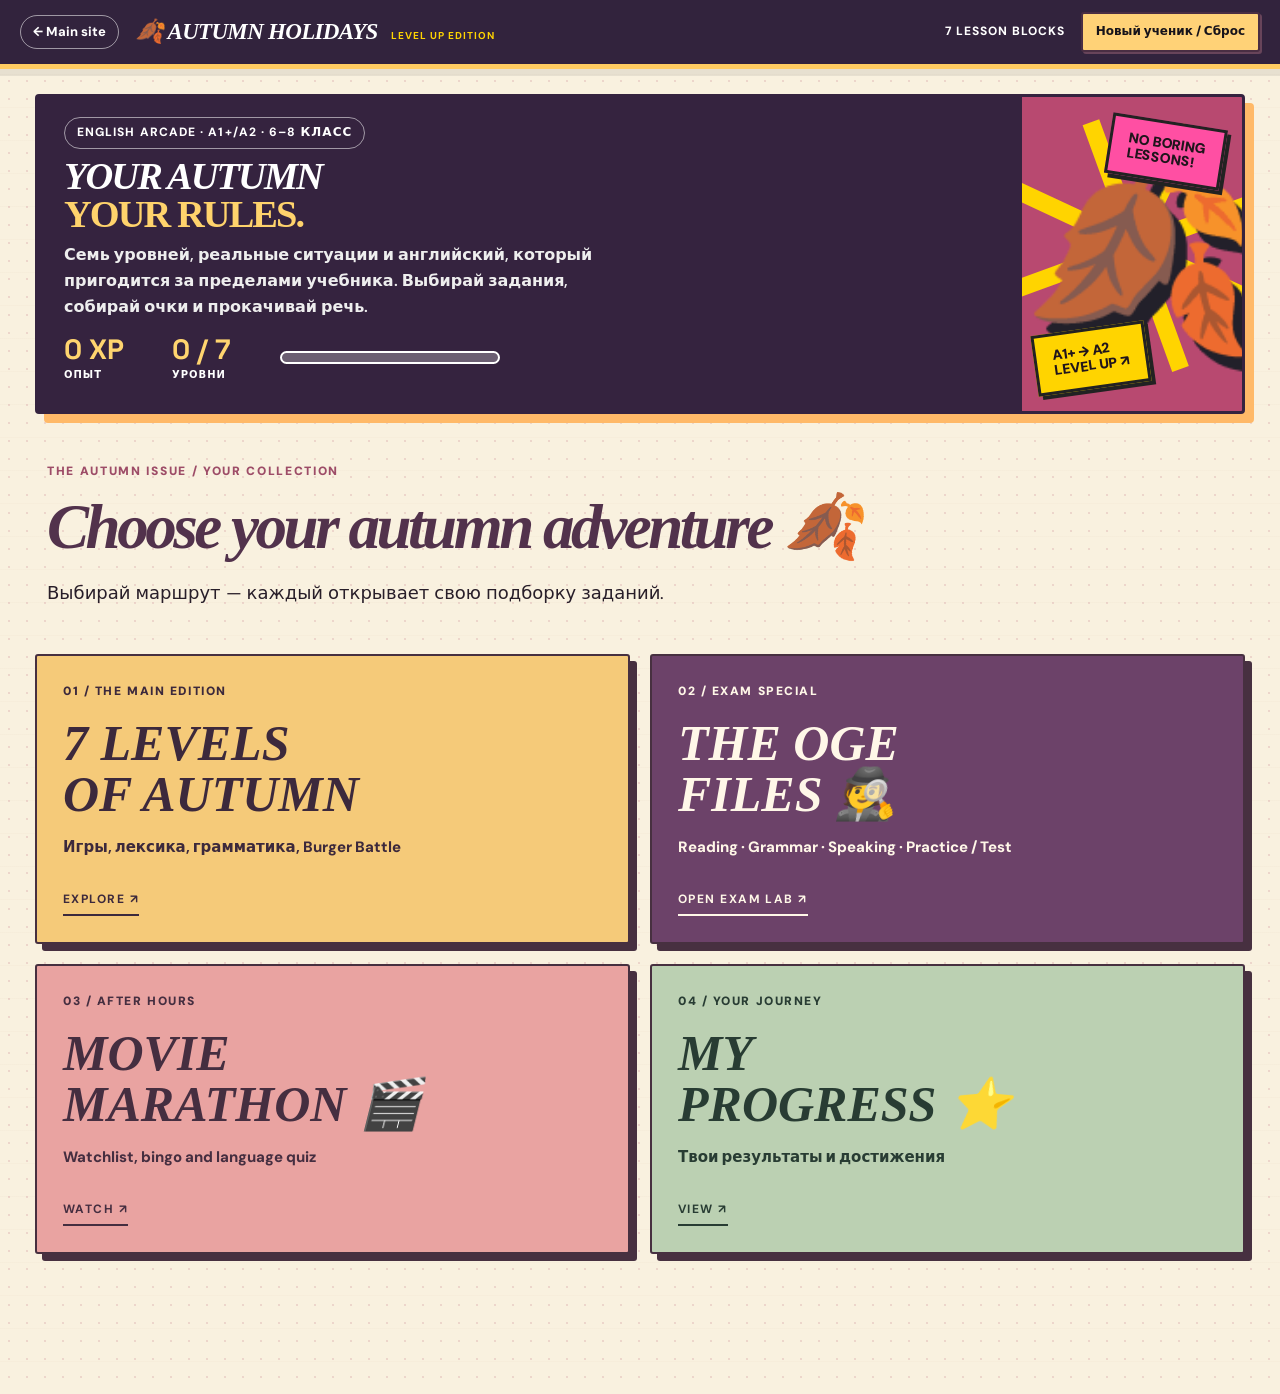
<file: autumn-club/index.html>
<!-- Autumn Issue GitHub Pages release: 2026-10-19; student-first opening and interactive dialect matching -->
<!doctype html><html lang="en"><meta charset="utf-8"><meta name="viewport" content="width=device-width,initial-scale=1"><title>Autumn Holidays · A1+/A2</title><style>
@import url('https://fonts.googleapis.com/css2?family=DM+Sans:wght@400;500;600;700;800&family=Space+Grotesk:wght@500;600;700&display=swap');
:root{--bg:#F7F4ED;--ink:#211F25;--forest:#3D3BFF;--rust:#FF4FA3;--gold:#FFD400;--paper:#fffefa;--line:#292634}
*{box-sizing:border-box}
html{scroll-behavior:smooth}
body{margin:0;background:var(--bg);color:var(--ink);font:16px/1.65 'DM Sans',system-ui,sans-serif;background-image:radial-gradient(#27223810 1px,transparent 1px);background-size:22px 22px}
header{position:sticky;top:0;background:#211F25;color:#fff;padding:12px max(18px,calc((100vw - 1240px)/2));display:flex;gap:16px;align-items:center;flex-wrap:wrap;z-index:10;border-bottom:5px solid var(--gold);box-shadow:0 7px 0 #211f2514}
header b{font-family:'Space Grotesk',sans-serif;font-size:clamp(17px,2.5vw,23px);font-weight:700;letter-spacing:-.05em;text-transform:uppercase}
header a{color:#fff;text-decoration:none;border:1px solid #ffffff88;border-radius:100px;padding:5px 12px;font-size:13px;font-weight:800}
header span{margin-left:auto;color:#fff;font-size:12px;font-weight:800;text-transform:uppercase;letter-spacing:.08em}
header button{background:var(--gold);color:#16131a;border:2px solid #16131a;padding:8px 13px;font-size:12px;font-weight:900;min-height:40px}
main{max-width:1200px;margin:auto;padding:25px 20px 100px}
h1,h2,h3{font-family:'Space Grotesk','DM Sans',sans-serif;letter-spacing:-.055em}
h2{font-size:clamp(34px,5.5vw,66px);line-height:1.03;max-width:850px;margin:12px 0 24px;text-wrap:balance}
p{max-width:78ch}
button,input,textarea{font:inherit}
button{background:white;border:2px solid var(--line);border-radius:12px;padding:10px 16px;cursor:pointer;min-height:44px;color:var(--ink);font-weight:800;box-shadow:3px 3px 0 var(--line);transition:transform .15s,box-shadow .15s,background .15s}
button:hover{background:var(--gold);transform:translate(-1px,-2px);box-shadow:5px 5px 0 var(--line)}
button:active{transform:translate(2px,2px);box-shadow:1px 1px 0 var(--line)}
button:disabled{opacity:.5;cursor:not-allowed;transform:none;box-shadow:none}
button:focus-visible,input:focus-visible,textarea:focus-visible,summary:focus-visible,a:focus-visible{outline:4px solid #ff4fa3;outline-offset:3px}
.nav{display:flex;flex-wrap:wrap;gap:10px;margin:0 0 28px;padding:20px;background:var(--gold);border:2px solid var(--line);border-radius:18px;box-shadow:6px 6px 0 var(--line)}
.nav:before{content:'YOUR PLAYLIST ↘';display:block;flex-basis:100%;font-family:'Space Grotesk',sans-serif;font-weight:900;font-size:clamp(20px,3vw,30px);letter-spacing:-.05em}
.nav button{font-weight:800;background:#fffdf6;border-radius:100px;font-size:13px;box-shadow:2px 2px 0 var(--line)}
.nav button[aria-current="step"]{background:var(--forest);color:white}
section{display:block;background:var(--paper);border:2px solid var(--line);border-radius:26px;padding:clamp(22px,4vw,54px);min-height:0;margin:28px 0 40px;scroll-margin-top:115px;box-shadow:9px 9px 0 var(--line);position:relative;overflow:hidden}
section:before{content:'AUTUMN HOLIDAYS / FIELD NOTES';display:block;font-size:11px;font-weight:900;letter-spacing:.16em;color:#555;max-width:70%;margin-bottom:22px}
section:after{content:'✳';position:absolute;right:20px;top:4px;font-size:clamp(55px,10vw,100px);font-weight:900;color:var(--gold);line-height:1;transform:rotate(-12deg);pointer-events:none}
section:nth-of-type(3n+1){border-top:12px solid var(--forest)}
section:nth-of-type(3n+2){border-top:12px solid var(--rust)}
section:nth-of-type(3n){border-top:12px solid var(--gold)}
section>b:first-child{display:inline-block;background:#211f25;color:#fff;padding:5px 13px;border-radius:100px;font-size:12px;text-transform:uppercase;letter-spacing:.06em;position:relative;z-index:1}
.cards{display:grid;grid-template-columns:repeat(auto-fit,minmax(min(100%,215px),1fr));gap:16px;margin:22px 0}
.card{border:2px solid var(--line);border-radius:18px;background:#FFF0C5;padding:22px;box-shadow:4px 4px 0 var(--line);min-width:0;position:relative;transition:transform .18s}
.card:nth-child(4n+2){background:#EAE9FF}
.card:nth-child(4n+3){background:#FFE0EE}
.card:nth-child(4n){background:#DDF3E7}
.card:hover{transform:rotate(-1deg) translateY(-3px)}
.card b{display:block;font-family:'Space Grotesk',sans-serif;font-size:19px;line-height:1.25;margin:7px 0 12px;letter-spacing:-.035em}
.card button{font-size:12px;min-height:40px;padding:7px 10px}
.emoji{font-size:48px;display:block;line-height:1.2}
.task{background:#F1F0FF;padding:clamp(16px,3vw,27px);border:2px solid var(--line);border-left:9px solid var(--forest);border-radius:17px;margin:24px 0;box-shadow:4px 4px 0 #211f2525}
.task:nth-of-type(2n){background:#FFF3DB;border-left-color:var(--rust)}
.task>b:first-child{font-family:'Space Grotesk',sans-serif;font-size:20px;letter-spacing:-.035em}
.choices{display:flex;gap:11px;flex-wrap:wrap;margin:14px 0}
.choices button{font-size:14px}
.choices button.sel{background:var(--gold);box-shadow:inset 0 0 0 2px var(--line)}
textarea,input{width:100%;border:2px solid var(--line);border-radius:12px;padding:14px;min-height:48px;background:#fff;color:var(--ink)}
textarea{min-height:145px;resize:vertical}
.feedback{font-weight:900;min-height:28px;color:#2b276d}
.tutor{background:#211F25;color:#fff;padding:clamp(19px,3vw,30px);border-radius:19px;margin:24px 0;border:2px solid #211f25;box-shadow:6px 6px 0 var(--rust);font-size:16px}
details{padding:14px 18px;background:#FFF1BF;border:2px dashed #343039;border-radius:13px;margin:16px 0}
summary{cursor:pointer;font-weight:900}
.actions{display:flex;justify-content:space-between;gap:12px;margin-top:30px;padding-top:20px;border-top:2px dashed #211f2530}
.actions button:last-child{background:var(--gold)}
a{color:#2521c7;font-weight:800}
@media(max-width:680px){header{position:static;padding:12px 15px;gap:9px}header span{margin-left:0}main{padding:18px 14px 80px}.nav{padding:15px;gap:7px}.nav button{font-size:12px;padding:8px 10px}section{padding:22px 17px;margin:20px 0 30px;box-shadow:5px 5px 0 var(--line);scroll-margin-top:20px}section:after{opacity:.35}.cards{grid-template-columns:repeat(auto-fit,minmax(min(100%,150px),1fr))}.card{padding:15px}.choices button{flex:1 1 130px}.actions button{font-size:13px}}
@media(prefers-reduced-motion:reduce){html{scroll-behavior:auto}button,.card{transition:none}button:hover,.card:hover{transform:none}}

.game-intro{display:grid;grid-template-columns:1fr auto;min-height:0;background:#22202A;color:#fff;border:3px solid #22202A;border-radius:24px;margin-bottom:26px;overflow:hidden;box-shadow:10px 10px 0 #FFD400}
.game-intro>div:first-child{padding:20px 26px}
.eyebrow{display:inline-block;border:1px solid #fff8;border-radius:100px;padding:5px 12px;font-size:12px;font-weight:800;letter-spacing:.09em}
.game-intro h1{font-size:clamp(25px,3vw,39px);line-height:1;margin:8px 0;letter-spacing:-.06em}.game-intro h1 em{color:#FFD400;font-style:normal}
.game-intro p{max-width:580px;color:#eee;font-weight:600;margin:8px 0}
.game-art{position:relative;background:#3D3BFF;min-height:170px;width:220px;display:grid;place-items:center;overflow:hidden}
.orbit{position:absolute;font-size:360px;color:#FFD400;line-height:1;transform:rotate(25deg)}
.autumn-icon{position:relative;font-size:clamp(110px,15vw,190px);filter:drop-shadow(12px 15px 0 #22202A)}
.sticker{position:absolute;top:24px;right:18px;background:#FF4FA3;color:#20151c;padding:12px 16px;font-weight:900;font-size:14px;line-height:1.1;transform:rotate(9deg);border:3px solid #222;box-shadow:4px 4px 0 #222}
.sticker.two{top:auto;right:auto;bottom:22px;left:12px;background:#FFD400;transform:rotate(-8deg)}
.hud{display:flex;gap:18px;align-items:center;flex-wrap:wrap;margin-top:10px}.hud>div:not(.hudbar){display:flex;flex-direction:column;min-width:90px}.hud strong{font:800 28px 'Space Grotesk',sans-serif;color:#FFD400}.hud span{font-size:10px;letter-spacing:.1em;font-weight:900}.hudbar{width:min(220px,100%);height:13px;background:#fff4;border:2px solid white;border-radius:30px;overflow:hidden}.hudbar div{width:0;height:100%;background:#FF4FA3;transition:width .3s}
.level-head{display:flex;gap:12px;align-items:center;flex-wrap:wrap;font-size:12px;font-weight:900;letter-spacing:.1em}.level-head span:first-child{background:#3D3BFF;color:white;border-radius:100px;padding:6px 12px}.level-head span:last-child{color:#514d5b}
.ru-guide{background:#EDEBFF;border:2px solid #3D3BFF;border-radius:18px;padding:20px 24px;margin:22px 0 26px;position:relative}.ru-guide strong{font:800 20px 'Space Grotesk',sans-serif}.ru-guide p{margin:8px 0}.ru-tip{font-size:14px;color:#2d2a60;border-top:1px solid #3D3BFF50;padding-top:10px}
.nav-num{background:#22202A;color:white;border-radius:6px;padding:3px 6px;margin-right:8px;font-size:11px}
.actions{flex-wrap:wrap}.complete{background:#FFD400!important}.complete.done{background:#c4f1d6!important}
header b small{font-size:10px;color:#FFD400;margin-left:8px;letter-spacing:.1em}
@media(max-width:760px){.game-intro{grid-template-columns:1fr}.game-art{display:none}.orbit{font-size:240px}.autumn-icon{font-size:100px}.sticker{font-size:11px}.game-intro h1{font-size:clamp(44px,10vw,68px)}.actions button{flex:1 1 140px}.level-head span:last-child{font-size:10px}}

/* AUTUMN ISSUE — EDITORIAL ART DIRECTION */
:root{--bg:#f4efe5;--paper:#fffaf1;--ink:#241d1b;--line:#332824;--forest:#573c2b;--rust:#b63f24;--gold:#f2bb54}
body{background-color:#f4efe5;background-image:repeating-linear-gradient(0deg,transparent 0,transparent 32px,#775d4010 33px),radial-gradient(#805e3d15 1px,transparent 1px);background-size:auto,17px 17px}
header{background:#281e1c;border-bottom:4px solid #f0ba55}header b{font-family:Georgia,'Times New Roman',serif;font-style:italic;font-weight:700;letter-spacing:-.03em}header b small{font-family:'DM Sans',sans-serif;font-style:normal}
main{max-width:1250px}
.game-intro{background:#291f1b;border-color:#291f1b;box-shadow:9px 9px 0 #c66d37;border-radius:4px}
.game-intro h1{font-family:Georgia,'Times New Roman',serif;font-style:italic;letter-spacing:-.05em}.game-intro h1 em{color:#f5be63}
.game-art{background:#a54b27}
.nav{background:#e7d4b4;border-color:#5b3c2d;border-radius:5px;box-shadow:5px 5px 0 #7d5940}.nav:before{content:'THE CONTENTS / СОДЕРЖАНИЕ';font-family:Georgia,'Times New Roman',serif;font-style:italic;font-size:28px}.nav button{border-radius:3px;background:#fff9ed;border-color:#624938;box-shadow:2px 2px 0 #624938}.nav button[aria-current=step]{background:#743b2b}
section{background:#fffaf1;border:1px solid #bda88b;border-radius:4px;box-shadow:10px 10px 0 #bca58a;overflow:visible;padding:clamp(20px,4vw,52px);position:relative}
section:before{content:'THE AUTUMN ISSUE  /  VOL. 01  /  OCTOBER EDITION';font-family:'DM Sans',sans-serif;color:#705849;border-bottom:1px solid #b9a68b;max-width:100%;padding-bottom:12px;margin-bottom:18px}
section:after{content:'✦';color:#bc6a35;opacity:.55;font-size:60px;top:16px;right:28px}
section:nth-of-type(3n+1),section:nth-of-type(3n+2),section:nth-of-type(3n){border-top:1px solid #bda88b}
section h2{font-family:Georgia,'Times New Roman',serif;font-size:clamp(40px,6vw,76px);font-weight:700;font-style:italic;line-height:1.03;letter-spacing:-.065em;max-width:930px;margin:18px 0}
.level-head span:first-child{background:#7c3f2e;color:#fff}.level-head span:last-child{color:#735b4b}
.ru-guide{background:#f3e5d1;border:1px solid #cbb79c;border-left:5px solid #a44e32;border-radius:2px;box-shadow:none}.ru-guide strong{font-family:Georgia,'Times New Roman',serif;font-style:italic;font-size:24px}.ru-tip{color:#594538;border-top-color:#c4ac8f}
.task{background:#f9efe0;border:1px solid #d5c4ab;border-left:5px solid #a94c30;border-radius:2px;box-shadow:none;margin:27px 0;padding:clamp(18px,3vw,30px)}
.task:nth-of-type(2n){background:#f0e7da;border-left-color:#66734b}
.task>b:first-child{font-family:Georgia,'Times New Roman',serif;font-style:italic;font-size:24px}
.task p{line-height:1.8}
.card{background:#f0e2cc;border:1px solid #a78c70;border-radius:2px;box-shadow:4px 4px 0 #c3a989}
.card:nth-child(4n+2){background:#e6e6d6}.card:nth-child(4n+3){background:#f4dfd2}.card:nth-child(4n){background:#e3d8c5}
.card b{font-family:Georgia,'Times New Roman',serif;font-style:italic;font-size:22px}
.tutor{background:#46372d;border-radius:3px;box-shadow:5px 5px 0 #bb7b4d}
details{background:#f5e9d4;border:1px dashed #a28c70;border-radius:3px}
button{border-radius:3px;box-shadow:2px 2px 0 #77543c;border-color:#77543c}
button:hover{background:#f5d491;box-shadow:4px 4px 0 #77543c}
.actions button:last-child,.complete{background:#e9b96d!important}
input,textarea{border-color:#9b8063;border-radius:3px}
.mag-spread{display:grid;grid-template-columns:1.3fr .7fr;gap:12px;margin:18px 0 28px;min-height:clamp(180px,26vw,320px)}
.mag-photo{position:relative;background-size:cover;background-position:center;overflow:hidden;min-height:180px;isolation:isolate;border:7px solid #fff;box-shadow:0 3px 18px #40271828}
.mag-photo:after{content:'';position:absolute;inset:0;background:linear-gradient(180deg,transparent 40%,#2d1c1c9e)}
.mag-photo span{position:absolute;bottom:14px;left:17px;z-index:1;color:white;font-size:11px;font-weight:900;letter-spacing:.17em;text-transform:uppercase}
.mag-photo:nth-child(2){transform:rotate(2deg) translateY(12px)}
.mag-stamp{position:absolute;right:12px;top:14px;background:#f4cf79;color:#3c241e;padding:8px 12px;transform:rotate(8deg);font:800 13px 'DM Sans',sans-serif;z-index:1}
.mag-kicker{font-size:11px;letter-spacing:.2em;text-transform:uppercase;font-weight:900;color:#965234;margin:14px 0}
.mag-feature{background:#f4e8d5;padding:clamp(18px,3vw,34px);border-top:5px solid #a95c38;border-bottom:1px solid #cdb89b;margin:24px 0;font:19px/1.9 Georgia,'Times New Roman',serif;position:relative}
.mag-feature:before{content:'THE STORY / FEATURE';display:block;font:900 11px 'DM Sans',sans-serif;letter-spacing:.18em;color:#875036;margin-bottom:13px}
.mag-feature p:first-of-type:first-letter{font:italic 700 66px/.75 Georgia,'Times New Roman',serif;float:left;margin:10px 9px 0 0;color:#ad5836}
.mag-feature p{max-width:100%;text-wrap:pretty}
.mag-feature summary{font-family:'DM Sans',sans-serif;font-size:16px}
.mag-feature details{background:#fff9ed;padding:18px}
.mag-feature details p{font-family:Georgia,'Times New Roman',serif;font-size:19px}
.mag-feature .task{font-family:'DM Sans',sans-serif;font-size:16px}
.mag-quote{font:italic 700 clamp(22px,3vw,37px)/1.2 Georgia,'Times New Roman',serif;color:#6d3c2a;border-left:4px solid #c98251;padding:12px 22px;margin:18px 0}
.mag-quote small{display:block;font:800 11px 'DM Sans',sans-serif;letter-spacing:.1em;margin-top:10px}
@media(max-width:680px){.mag-spread{grid-template-columns:1fr 1fr;gap:6px;min-height:145px}.mag-photo{min-height:140px;border-width:4px}.mag-photo span{font-size:9px}.mag-stamp{font-size:9px;padding:4px}.mag-photo:nth-child(2){transform:rotate(1deg) translateY(6px)}.mag-feature{font-size:17px}.mag-feature details p{font-size:17px}section{box-shadow:4px 4px 0 #bca58a}.nav:before{font-size:23px}}

/* EDITORIAL ISSUE 02 — layered photographs, animated clippings, usable study panels */
.mag-spread{grid-template-columns:1.1fr .9fr;gap:0;padding:15px 12px 22px;background:#e7d7bd;position:relative;border:1px solid #b59b77;isolation:isolate;min-height:270px}
.mag-spread:before{content:'AUTUMN / 26   •   THE WEEKEND ISSUE';position:absolute;top:5px;left:15px;font-size:9px;letter-spacing:.18em;font-weight:900;color:#7d5d42}
.mag-photo{border:8px solid #fffdf6;box-shadow:0 8px 20px #36221355;min-height:230px;background-position:center;background-size:cover}
.mag-photo:first-child{transform:rotate(-2.5deg) translate(5px,8px);z-index:1}
.mag-photo:nth-child(2){transform:rotate(3.5deg) translate(-6px,17px)}
.mag-photo:after{background:linear-gradient(180deg,transparent 35%,#241b18bb)}
.mag-photo span{font-size:12px;text-shadow:0 2px 4px #000}
.mag-photo:nth-child(2):before{content:'✦';position:absolute;top:12px;left:12px;font-size:40px;color:#ffe3a6;z-index:2;text-shadow:1px 1px #573421}
.mag-feature{background:#fbf4e8;border:1px solid #d6bfa0;border-left:8px solid #9f4c2b;box-shadow:6px 6px 0 #d3bea3;max-width:900px}
.mag-feature details{border:0;background:transparent;padding:0}
.mag-feature details p{columns:2;column-gap:34px;column-rule:1px solid #ddc7aa}
.magazine-extra{display:grid;grid-template-columns:1fr 1fr;gap:16px;margin:25px 0}
.zine-panel{background:#f5e6d1;border:1px solid #b69b7d;padding:22px;position:relative;box-shadow:4px 4px 0 #c8af91}
.zine-panel:nth-child(2){background:#e8e9d9}
.zine-panel h3{font:italic 700 clamp(22px,3vw,32px)/1.1 Georgia,serif;margin:0 0 12px;color:#663c2a}
.zine-panel p{margin:8px 0}
.zine-panel ul{padding-left:20px;margin:8px 0}
.zine-panel li{margin:7px 0}
.zine-label{display:inline-block;font:900 10px 'DM Sans',sans-serif;letter-spacing:.15em;border-bottom:1px solid #9f6745;margin-bottom:12px;padding-bottom:5px}
.zine-interactive{background:#f9e7d0;border:2px solid #ad6e43;padding:18px 22px;margin:25px 0;position:relative}
.zine-interactive h3{font:italic 700 28px Georgia,serif;margin:0 0 10px}
.zine-interactive button{margin:5px}
.zine-interactive .feedback{display:block;padding-top:8px}
.gifs-strip{display:grid;grid-template-columns:1fr 1fr;gap:14px;margin:20px 0 28px}
.gif-card{background:#2c241f;padding:9px;position:relative;transform:rotate(-1deg)}
.gif-card:nth-child(2){transform:rotate(1.5deg)}
.gif-card img{display:block;width:100%;height:clamp(120px,18vw,190px);object-fit:cover;background:#b57845}
.gif-card figcaption{color:#fff1dc;font-size:11px;font-weight:900;letter-spacing:.11em;text-align:center;padding:7px 0 2px}
.falling-leaf{position:absolute;top:-12px;font-size:26px;animation:leaf-fall 8s linear infinite;pointer-events:none;opacity:.8;z-index:3}
.falling-leaf:nth-child(2){left:40%;animation-delay:-3s;animation-duration:10s}
.falling-leaf:nth-child(3){left:80%;animation-delay:-6s;animation-duration:7s}
@keyframes leaf-fall{0%{transform:translateY(-20px) rotate(0);opacity:0}12%{opacity:.9}90%{opacity:.8}100%{transform:translate(-45px,290px) rotate(390deg);opacity:0}}
.editorial-divider{display:flex;align-items:center;gap:15px;color:#925a37;font:italic 700 22px Georgia,serif;margin:28px 0}
.editorial-divider:before,.editorial-divider:after{content:'';height:1px;background:#c9ab87;flex:1}
@media(max-width:700px){.magazine-extra{grid-template-columns:1fr}.mag-feature details p{columns:1}.gifs-strip{gap:8px}.gif-card img{height:115px}.gif-card figcaption{font-size:9px}.mag-spread{min-height:180px;padding:13px 8px}.mag-photo{min-height:150px;border-width:5px}.mag-photo span{font-size:9px}.zine-panel{padding:17px}}
@media(prefers-reduced-motion:reduce){.falling-leaf{animation:none;display:none}}
.brand-grid{display:grid;grid-template-columns:repeat(4,minmax(0,1fr));gap:12px;margin:24px 0}.brand-card{border:2px solid #332824;padding:18px 13px;text-align:center;display:flex;flex-direction:column;gap:8px;align-items:center;min-height:265px;box-shadow:4px 4px 0 #332824;transition:transform .2s}.brand-card:hover{transform:translateY(-4px)}.brand-card .brand-name{font:900 clamp(16px,2vw,23px)/1.1 'Space Grotesk',sans-serif;letter-spacing:-.04em}.brand-emoji{font-size:55px}.brand-card>b{font-size:11px;letter-spacing:.09em}.brand-card p{font-size:13px;margin:0;line-height:1.4}.brand-card button{margin-top:auto;font-size:12px}.brand-card.kfc{background:#f9e6df;color:#9a261e}.brand-card.dodo{background:#ffebd3;color:#9a3d11}.brand-card.bk{background:#f7e2a6;color:#7a2b19}.brand-card.mcd{background:#ffe17a;color:#7e271f}.brand-card.winner{outline:5px solid #72a86b;outline-offset:2px}.vote-results{background:#30241f;color:#fff;padding:16px 20px;font-weight:900;letter-spacing:.03em;margin:14px 0 24px}@media(max-width:800px){.brand-grid{grid-template-columns:repeat(2,minmax(0,1fr))}}@media(max-width:420px){.brand-card{padding:12px 8px;min-height:250px}.brand-emoji{font-size:40px}}
/* STUDENT-FIRST AUTUMN PALETTE — editorial, playful and legible */
:root{--bg:#f9f1df;--paper:#fffcf5;--ink:#281e29;--line:#4c3044;--forest:#70428a;--rust:#d04c67;--gold:#ffc963}
body{background-color:#f9f1df;background-image:radial-gradient(#b85e7630 1px,transparent 1px),repeating-linear-gradient(0deg,transparent 0,transparent 32px,#b88e7012 33px);background-size:18px 18px,auto}
header{background:#32233d;border-bottom:5px solid #ffcc61}
header button{background:#ffd277;border-color:#4a2e43}
.game-intro{background:#35233f;border-color:#35233f;box-shadow:9px 9px 0 #ffb968}
.game-intro h1 em{color:#ffd36c}
.game-art{background:#b84970}
.nav{background:#f3dca8;border-color:#70445c;box-shadow:5px 5px 0 #a75d6c}
.nav button{border-color:#71435a;box-shadow:2px 2px 0 #71435a}
.nav button[aria-current=step]{background:#70428a;color:#fff}
section{background:#fffcf5;border-color:#d3b7aa;box-shadow:10px 10px 0 #d9a99c}
section:after{color:#dc7990}
section h2{color:#3c2844}
section:before{color:#775368;border-bottom-color:#dcbfb2}
.level-head span:first-child{background:#70428a}
.ru-guide{background:#f2e9fa;border:1px solid #d7b8e8;border-left:6px solid #8254a2}
.ru-guide strong{color:#533365}.ru-tip{color:#51415d;border-top-color:#cfb0dd}
.mag-spread{background:#e8cfb8;border-color:#bc9c97}
.mag-stamp{background:#ffd16e}
.mag-feature{background:#fff3e4;border-left-color:#bf5a76;box-shadow:6px 6px 0 #e5b8b5}
.mag-feature:before,.mag-kicker{color:#9c4565}
.mag-quote{color:#86435e;border-left-color:#da8292}
.task{background:#fff0e2;border-left-color:#b94d6e}
.task:nth-of-type(2n){background:#f2edf9;border-left-color:#76549b}
.zine-panel{background:#ffedda;border-color:#c8a5a2;box-shadow:4px 4px 0 #d5a9ad}
.zine-panel:nth-child(2){background:#eee8f6}
.zine-panel h3{color:#784460}
.zine-interactive{background:#fff0d8;border-color:#b96a79}
.tutor{background:#523a63;color:#fff;box-shadow:5px 5px 0 #f0a86c;position:relative;padding:28px 25px 24px}
.tutor:before{content:'🎯 ТВОЯ МИССИЯ';display:block;font:900 12px 'DM Sans',sans-serif;letter-spacing:.12em;color:#ffdc86;margin-bottom:10px}
.vote-results{background:#50335d}
.brand-card.winner{outline-color:#7654ad}
button{border-color:#68445a;box-shadow:2px 2px 0 #68445a}
button:hover{background:#ffd98d;box-shadow:4px 4px 0 #68445a}
button:focus-visible,input:focus-visible,textarea:focus-visible,summary:focus-visible{outline-color:#70428a}
.choices button.sel{background:#ffcc72}
details{background:#fff0ce;border-color:#bd9b77}
.actions button:last-child,.complete{background:#ffd06e!important}
.hud strong{color:#ffd56f}.hudbar div{background:#f179a1}
@media(max-width:680px){section{box-shadow:4px 4px 0 #d9a99c}}
.autumn-opening{padding:20px 25px;background:#f6dfbb;border-left:6px solid #b65b39;margin:16px 0 23px}.autumn-opening h3{font:italic 700 clamp(28px,4vw,43px)/1.12 Georgia,serif;color:#5d3646;margin:7px 0 12px}.autumn-opening p{font-size:18px;line-height:1.7}.dialect-cards{display:grid;grid-template-columns:repeat(3,minmax(0,1fr));gap:14px;margin:18px 0 30px}.dialect-card{background:#fff2dc;border:2px solid #8d5c52;padding:20px 14px;display:flex;flex-direction:column;gap:8px;align-items:flex-start;box-shadow:4px 4px 0 #c9a393}.dialect-card:nth-child(2){background:#f9dfe8}.dialect-card:nth-child(3){background:#e9e3f5}.dialect-flag{font-size:38px}.dialect-card small{font-size:11px;font-weight:900;letter-spacing:.1em}.dialect-card strong{font:italic 700 clamp(24px,3vw,39px) Georgia,serif;color:#6b3457}.dialect-card>span:not(.dialect-flag){font-size:13px}.dialect-card button{margin-top:auto;font-size:12px}.match-board{display:grid;grid-template-columns:1fr 1fr;gap:15px;margin:18px 0}.match-column{display:grid;gap:10px}.match-column button{width:100%;min-height:68px;text-align:left;white-space:normal}.match-column button.chosen{background:#fbd17d;outline:3px solid #6b3457}.match-column button.matched{background:#c7ead1;color:#25533b;border-color:#376d4a;box-shadow:none;opacity:1}.match-column button:disabled{cursor:default;opacity:1}@media(max-width:650px){.dialect-cards{grid-template-columns:1fr}.dialect-card{display:grid;grid-template-columns:50px 1fr;align-items:center;gap:4px 12px}.dialect-flag{grid-row:span 4}.dialect-card button{justify-self:start}.match-board{gap:7px}.match-column button{font-size:12px;padding:10px 8px;min-height:76px}}
/* Mobile layout corrections: keep radio controls intrinsic and avoid overflowing actions. */
input[type="radio"],input[type="checkbox"]{width:18px;height:18px;min-height:18px;padding:0;flex:0 0 18px;box-shadow:none;vertical-align:middle;accent-color:var(--forest)}
label:has(> input[type="radio"]),label:has(> input[type="checkbox"]){display:inline-flex;align-items:center;gap:8px;max-width:100%;line-height:1.4}
fieldset.holiday-question{min-width:0;border:1px solid #bbb4c8;border-radius:12px;margin:14px 0;padding:14px}
fieldset.holiday-question legend{max-width:100%;white-space:normal;padding:0 5px;font-weight:700}
#movie-marathon,#teacher-report{min-width:0}
#movie-marathon .choices,#teacher-report .choices{align-items:stretch}
#movie-marathon button,#teacher-report button{max-width:100%;overflow-wrap:anywhere}
#movieBingo{min-width:0}
#movieBingo button{min-width:0;overflow-wrap:anywhere;line-height:1.3}
#teacherReportBody table{font-size:14px;min-width:0}
#teacherReportBody th{text-align:left}
#teacherReportBody td{overflow-wrap:anywhere}
@media(max-width:680px){
  .game-intro{grid-template-columns:minmax(0,1fr)}
  .game-art{width:100%;min-height:120px}
  .actions{flex-wrap:wrap}
  .actions button{flex:1 1 145px;min-width:0;white-space:normal}
  .actions .complete{flex:1 1 100%;order:-1}
  #movie-marathon .choices button,#teacher-report .choices button{flex:1 1 100%;min-width:0}
  #movieBingo{gap:5px!important}
  #movieBingo button{padding:6px!important;font-size:11px;min-height:92px!important;box-shadow:1px 1px 0 var(--line)}
  #movie-marathon h2,#teacher-report h2{font-size:clamp(28px,8vw,42px);overflow-wrap:anywhere}
  #movie-marathon .task,#teacher-report .task{padding:14px;box-shadow:none}
  #teacherReportBody table{font-size:12px}
  #teacherReportBody td{padding:6px!important}
  #movie-marathon textarea{max-width:100%}
}
.autumn-hub{margin:28px 0 40px}.hub-head{padding:15px 12px 27px}.hub-head>span{font-size:12px;letter-spacing:.14em;font-weight:900;color:#9d4c67}.hub-head h2{font:italic 700 clamp(34px,5vw,63px)/1.08 Georgia,serif;color:#52324c;margin:10px 0}.hub-head p{font-size:18px}.hub-grid{display:grid;grid-template-columns:repeat(2,minmax(0,1fr));gap:20px}.hub-tile{min-height:290px;display:flex;flex-direction:column;align-items:flex-start;gap:17px;padding:26px;border:2px solid #473040;box-shadow:7px 7px 0 #473040;text-align:left;white-space:normal}.hub-tile>span{font-size:12px;letter-spacing:.13em;font-weight:900}.hub-tile strong{font:italic 700 clamp(28px,4vw,50px)/1.02 Georgia,serif}.hub-tile small{font-size:15px;line-height:1.4}.hub-tile b{margin-top:auto;border-bottom:2px solid currentColor;padding-bottom:4px;font-size:12px;letter-spacing:.12em}.hub-level{background:#f5ca79;color:#3c293c}.hub-oge{background:#6c4269;color:#fff7e8}.hub-movie{background:#e9a3a1;color:#452e40}.hub-progress{background:#bbd0b2;color:#283c33}.hub-back{margin:22px 0;padding:14px;background:#f5dfbf;border:2px solid #8b6374}.hub-back button{font-size:13px;font-weight:900}.oge-focused #ogeReading,.oge-focused #ogeGrammar{scroll-margin-top:80px}.oge-highlight{border-left:7px solid #d35b81!important}#autumnCategoryHub[hidden],#hubBack[hidden],#nav[hidden],#content>section[hidden]{display:none!important}@media(max-width:640px){.hub-grid{grid-template-columns:1fr}.hub-tile{min-height:245px}}.movie-cover{background:#43334f;color:#fff6e8;padding:36px 28px;border:3px solid #7b5270;box-shadow:7px 7px 0 #e4a1a2}.movie-cover>span,.movie-feature>span,.movie-model>span{font-size:12px;font-weight:900;letter-spacing:.14em}.movie-cover h2{font:italic 700 clamp(36px,6vw,76px)/1 Georgia,serif;color:#ffe4a4;margin:18px 0}.movie-cover h2 em{color:#ffa6b6}.movie-cover p{font-size:18px;max-width:650px}.movie-route{font-size:12px;font-weight:900;letter-spacing:.07em;margin-top:24px;border-top:1px solid #ffffff77;padding-top:16px}.movie-question{padding:14px 0}.movie-question>span{font-size:12px;font-weight:900;color:#995276}.movie-question h3{font:italic 700 clamp(25px,4vw,38px) Georgia,serif;margin:14px 0}.movie-answers{display:grid;grid-template-columns:repeat(2,minmax(0,1fr));gap:12px}.movie-answers button{white-space:normal;min-height:75px;text-align:left;background:#ffefd8;border:2px solid #7e536c}.movie-result{background:#f7d18e;border:2px solid #7e536c;padding:24px;margin-top:20px;box-shadow:5px 5px 0 #9e6982}.movie-result>span{font-size:12px;font-weight:900;letter-spacing:.13em}.movie-result h3{font:italic 700 clamp(30px,5vw,56px) Georgia,serif;margin:8px 0}.movie-feature{margin:28px 0;background:#f1e6f2;border-left:8px solid #7d4d83;padding:28px}.movie-feature h3{font:italic 700 clamp(26px,4vw,40px) Georgia,serif;color:#5a3a5c;margin:15px 0}.movie-feature p{font-size:18px;line-height:1.8;max-width:800px}.movie-item{border:1px solid #d5b6a8;background:#fffaf0;padding:17px;margin:13px 0}.movie-item legend{font-weight:700;padding:0 8px}.movie-item small{display:block;margin-top:10px;line-height:1.6}.movie-vocab-grid{display:grid;gap:12px;margin:20px 0}.movie-vocab-row{display:grid;grid-template-columns:1fr 2fr auto;align-items:center;gap:12px;padding:13px;background:#fff9ef;border:1px solid #c6a7a5}.movie-vocab-row select{min-width:0;padding:12px;background:white;border:1px solid #855c71;font:inherit}.movie-model{background:#e7e1f4;border-left:6px solid #73548c;padding:22px;margin:15px 0}.movie-scaffold{background:#fff1d5;border:1px solid #d7b083;padding:20px;margin:15px 0}.movie-scaffold p{margin:8px 0}.movie-review-actions{display:flex;gap:10px;flex-wrap:wrap;margin-top:12px}.movie-bingo-grid{display:grid;grid-template-columns:repeat(3,minmax(0,1fr));gap:10px;margin:20px 0}.movie-bingo-grid button{min-height:110px;white-space:normal;background:#f9e4d4;border:2px dashed #985b75;padding:12px;font-size:13px}.movie-bingo-grid button:nth-child(2n){background:#e9e1f2}.movie-bingo-grid button.marked{background:#cbe7d1;border:3px solid #46795a;color:#2b5539}.movie-edition .tutor{color:#fff}@media(max-width:640px){.movie-answers{grid-template-columns:1fr}.movie-bingo-grid{gap:5px}.movie-bingo-grid button{font-size:11px;padding:6px;min-height:95px}.movie-vocab-row{grid-template-columns:1fr}.movie-cover{padding:25px 18px}}.movie-quiz-progress{height:11px;border:1px solid #8c5e76;background:#fff8ed;margin:16px 0 22px;overflow:hidden}.movie-quiz-progress span{display:block;height:100%;background:#bd5c83;transition:width .25s}.movie-prev{margin-top:17px;background:#f5dfc8!important}.movie-question h3{max-width:780px}
</style><body><header><a href="../">← Main site</a><b>🍂 AUTUMN HOLIDAYS <small>LEVEL UP EDITION</small></b><span id="count"></span><button onclick="reset()">Новый ученик / Сброс</button></header><main><div class="game-intro"><div><span class="eyebrow">ENGLISH ARCADE · A1+/A2 · 6–8 КЛАСС</span><h1>YOUR AUTUMN<br><em>YOUR RULES.</em></h1><p>Семь уровней, реальные ситуации и английский, который пригодится за пределами учебника. Выбирай задания, собирай очки и прокачивай речь.</p><div class="hud"><div><strong id="xp">0 XP</strong><span>ОПЫТ</span></div><div><strong id="levelProgress">0 / 7</strong><span>УРОВНИ</span></div><div class="hudbar"><div id="xpbar"></div></div></div></div><div class="game-art" aria-hidden="true"><div class="orbit">✳</div><div class="autumn-icon">🍂</div><div class="sticker">NO BORING<br>LESSONS!</div><div class="sticker two">A1+ → A2<br>LEVEL UP ↗</div></div></div><div id="autumnCategoryHub" class="autumn-hub"><div class="hub-head"><span>THE AUTUMN ISSUE / YOUR COLLECTION</span><h2>Choose your autumn adventure 🍂</h2><p>Выбирай маршрут — каждый открывает свою подборку заданий.</p></div><div class="hub-grid"><button type="button" class="hub-tile hub-level" onclick="openAutumnCategory('levels')"><span>01 / THE MAIN EDITION</span><strong>7 LEVELS<br>OF AUTUMN</strong><small>Игры, лексика, грамматика, Burger Battle</small><b>EXPLORE ↗</b></button><button type="button" class="hub-tile hub-oge" onclick="openAutumnCategory('oge')"><span>02 / EXAM SPECIAL</span><strong>THE OGE<br>FILES 🕵️</strong><small>Reading · Grammar · Speaking · Practice / Test</small><b>OPEN EXAM LAB ↗</b></button><button type="button" class="hub-tile hub-movie" onclick="openAutumnCategory('movie')"><span>03 / AFTER HOURS</span><strong>MOVIE<br>MARATHON 🎬</strong><small>Watchlist, bingo and language quiz</small><b>WATCH ↗</b></button><button type="button" class="hub-tile hub-progress" onclick="openAutumnCategory('progress')"><span>04 / YOUR JOURNEY</span><strong>MY<br>PROGRESS ⭐</strong><small>Твои результаты и достижения</small><b>VIEW ↗</b></button></div></div><div id="hubBack" class="hub-back" hidden><button type="button" onclick="openAutumnCategory('home')">← ALL CATEGORIES / THE AUTUMN ISSUE</button></div><div class="nav" id="nav"></div><div id="content"></div></main><script>
function openAutumnCategory(cat){const hub=document.getElementById('autumnCategoryHub'),back=document.getElementById('hubBack'),nav=document.getElementById('nav'),content=document.getElementById('content');if(!hub||!back||!nav||!content)return;hub.hidden=cat!=='home';back.hidden=cat==='home';nav.hidden=cat!=='levels';const sections=Array.from(content.children).filter(x=>x.tagName==='SECTION');sections.forEach(sec=>{let visible=false;if(cat==='levels')visible=/^block-/.test(sec.id);else if(cat==='oge')visible=sec.id==='block-3';else if(cat==='movie')visible=sec.id==='movie-marathon';else if(cat==='progress')visible=sec.id==='teacher-report';sec.hidden=!visible});const og=content.querySelector('#block-3');if(og){og.classList.toggle('oge-focused',cat==='oge');const lab=og.querySelector('#ogeReading');if(lab&&cat==='oge'){lab.closest('.task')?.classList.add('oge-highlight')}}window.scrollTo({top:0,behavior:'smooth'});try{history.replaceState(null,'','#'+(cat==='home'?'categories':cat))}catch(e){}}
const words=[['🛍️','go shopping'],['🛹','go skateboarding'],['📚','read a graphic novel'],['☕','visit a café'],['🧁','bake cookies'],['🎳','go bowling'],['📷','take photos'],['🏀','play basketball'],['🧩','solve a mystery'],['🎤','sing karaoke'],['👫','hang out with friends'],['🍔','order takeaway'],['🎬','go to the cinema'],['🎮','play video games'],['🎃','carve a pumpkin'],['🚆','go on a day trip'],['👻','watch a horror film'],['🏡','visit relatives']];
const tasks=[
['8 min','THE AUTUMN VIBE','UK · USA · AUSTRALIA',`<div class="autumn-opening"><span class="mag-kicker">THE LANGUAGE EDIT / WORLD ENGLISH</span><h3>One season. Three accents. 🍂</h3><p>In London, someone says <b>autumn</b>. In New York, someone says <b>fall</b>. In Sydney, it’s <b>autumn</b> too — but there’s a twist: Australian autumn starts in <b>March</b>, not September!</p></div><div class="dialect-cards"><article class="dialect-card"><span class="dialect-flag">🇬🇧</span><small>BRITISH ENGLISH</small><strong>AUTUMN</strong><span>September · October · November</span><button type="button" onclick="say('Autumn')">🔊 Hear it</button></article><article class="dialect-card"><span class="dialect-flag">🇺🇸</span><small>AMERICAN ENGLISH</small><strong>FALL</strong><span>September · October · November</span><button type="button" onclick="say('Fall')">🔊 Hear it</button></article><article class="dialect-card"><span class="dialect-flag">🇦🇺</span><small>AUSTRALIAN ENGLISH</small><strong>AUTUMN</strong><span>March · April · May</span><button type="button" onclick="say('Autumn in Australia')">🔊 Hear it</button></article></div><div class="task autumn-match"><b>🎮 THE WORD MATCH</b><p>Which word belongs where? Соедини английские слова с их значениями: нажми на слово, затем на подходящую карточку.</p><div class="match-board" id="autumnMatch"><div class="match-column"><button type="button" data-match-word="autumn">🍁 autumn</button><button type="button" data-match-word="fall">🍂 fall</button><button type="button" data-match-word="cold">🧊 cold</button></div><div class="match-column"><button type="button" data-match-answer="fall">🇺🇸 The American word for the season</button><button type="button" data-match-answer="cold">🌡️ Low temperature, not a season</button><button type="button" data-match-answer="autumn">🇬🇧🇦🇺 The British and Australian word</button></div></div><p class="feedback" id="autumnMatchFeedback" aria-live="polite">0 / 3 pairs · Find your first match!</p><button type="button" onclick="resetAutumnMatch()">↻ Play again</button><details><summary>💡 Need a clue?</summary>Autumn = British and Australian English. Fall = especially American English. Cold = temperature. Both autumn and fall are understood in all three countries.</details></div><div class="task"><b>🌏 PLOT TWIST: AUSTRALIA</b><p>It’s October in Sydney. What’s the season?</p><div class="choices" data-correct="Spring 🌸"><button>Autumn 🍂</button><button>Spring 🌸</button><button>Winter ❄️</button></div><p class="feedback" aria-live="polite"></p><details><summary>💡 Hint</summary>Australia is in the Southern Hemisphere. The seasons are opposite to those in Britain and the USA.</details></div><div class="tutor">🎤 YOUR TAKE: <b>In my country, autumn is in…</b> / <b>My favourite autumn activity is…</b> / <b>I’d love to spend October in… because…</b> Choose one sentence and make it yours.</div>`],
['14','THE HOLIDAY MENU','18 activities · recognise → recall → use','<p>Build your holiday vocabulary. Tap each card to hear it, then play the sentence builder.</p><div class="cards" id="vocab"></div><div class="task"><b>ROUND 01 · HOLIDAY MEMORY</b><p>Read the 18 activity cards above. Then test your memory: choose the English phrase for each clue.</p><div id="holidayMemory"></div><button type="button" onclick="nextHolidayMemory()">Next challenge ↻</button><p id="holidayMemoryScore" class="feedback" aria-live="polite"></p></div><div class="task"><b>ROUND 02 · GRAMMAR DETECTIVE</b><p>Notice the difference: <b>I usually watch films</b> (routine) / <b>I’m going to watch a film</b> (plan). Choose the correct form in eight mini-situations.</p><div id="holidayGrammar"></div><p id="holidayGrammarScore" class="feedback" aria-live="polite"></p></div><div class="task"><b>ROUND 03 · FIX THE CHAT</b><p>Your friend made five mistakes. Rewrite the messages correctly.</p><p>1. She going to visit relatives.<br>2. Did you watched a horror film?<br>3. We doesn’t go bowling on Fridays.<br>4. I’m going visit a café tomorrow.<br>5. He usually play basketball.</p><textarea data-save="holidayfix" placeholder="1. She’s going to visit relatives.&#10;2. ..."></textarea><details><summary>Check the answers</summary>1. She’s going to visit relatives. 2. Did you watch a horror film? 3. We don’t go bowling on Fridays. 4. I’m going to visit a café tomorrow. 5. He usually plays basketball.</details></div><div class="task"><b>ROUND 04 · THE £0 HOLIDAY CHALLENGE</b><p>Your friend wants an exciting holiday but has no money. Choose three activities from the menu, explain why, and ask your partner two questions. Use <b>going to</b>, <b>because</b> and <b>What about…?</b></p><textarea data-save="holidaychallenge" placeholder="We’re going to... because... What about...?" ></textarea><div class="tutor">KEKS’S EXTRA CHALLENGE: Your friend hates horror films. Negotiate a new plan without spending money.</div></div><div class="task"><b>⚡ SENTENCE BUILDER</b><p>Put the chunks in the correct order.</p><div id="buildPrompt"></div><div class="choices" id="buildWords"></div><p id="builtSentence" aria-live="polite"></p><button onclick="checkBuild()">Check</button> <button onclick="newBuild()">New sentence ↻</button> <button onclick="clearBuild()">Try again</button><p id="buildFeedback" class="feedback" aria-live="polite"></p><details><summary>Need a hint?</summary>Start with a subject. Then use am / is / are going to + activity.</details></div><div class="task"><b>YOUR TURN</b><p>Choose four activities: two things you usually do and two things you are going to do.</p><textarea data-save="vocabsentences" placeholder="I usually hang out with my friends. Next weekend I am going to..."></textarea></div><div class="tutor">ТВОЯ МИССИЯ: Какое занятие все переоценивают, а какое недооценивают? Расскажи почему, когда и с кем ты этим занимаешься. БОНУС: используй because.</div>'],
['20','THE BURGER BATTLE','KFC vs Dodo Pizza vs Burger King vs McDonald’s',"<p><b>THE FAST-FOOD FACE-OFF:</b> Four brands. One hungry group. Who wins your vote? Compare the menus, build a combo, defend your choice and challenge your partner.</p><div class=\"brand-grid\"><div class=\"brand-card kfc\"><span class=\"brand-name\">KFC</span><span class=\"brand-emoji\">🍗</span><b>THE CRUNCH KING</b><p>Crispy chicken, wraps and sides.</p><button type=\"button\" onclick=\"voteBrand('KFC')\">Vote KFC</button></div><div class=\"brand-card dodo\"><span class=\"brand-name\">DODO PIZZA</span><span class=\"brand-emoji\">🍕</span><b>THE PIZZA SQUAD</b><p>Pizza, sharing and group orders.</p><button type=\"button\" onclick=\"voteBrand('Dodo Pizza')\">Vote Dodo</button></div><div class=\"brand-card bk\"><span class=\"brand-name\">BURGER KING</span><span class=\"brand-emoji\">🍔</span><b>THE FLAME TEAM</b><p>Burgers, fries and big combos.</p><button type=\"button\" onclick=\"voteBrand('Burger King')\">Vote BK</button></div><div class=\"brand-card mcd\"><span class=\"brand-name\">McDONALD’S</span><span class=\"brand-emoji\">🍟</span><b>THE CLASSIC CREW</b><p>Burgers, nuggets and quick snacks.</p><button type=\"button\" onclick=\"voteBrand('McDonald’s')\">Vote McDonald’s</button></div></div><div class=\"vote-results\" id=\"brandVote\" aria-live=\"polite\">Choose your winner ↑</div><div class=\"task\"><b>ROUND 01 / BUILD YOUR COMBO</b><p>Выбери условное меню и уложись в бюджет <b>£15</b>. Цены придуманы для тренировки английского, это не реальные цены ресторанов.</p><div class=\"choices\" id=\"foodChoices\"><button type=\"button\" data-cost=\"7\">🍔 Burger · £7</button><button type=\"button\" data-cost=\"6\">🍗 Chicken wrap · £6</button><button type=\"button\" data-cost=\"5\">🍕 Pizza slice · £5</button><button type=\"button\" data-cost=\"3\">🍟 Fries · £3</button><button type=\"button\" data-cost=\"2\">🥤 Drink · £2</button><button type=\"button\" data-cost=\"4\">🍨 Dessert · £4</button></div><p id=\"foodTotal\" class=\"feedback\" aria-live=\"polite\">Your total: £0 / £15</p><button type=\"button\" onclick=\"resetCombo()\">↻ New combo</button><details><summary>Нужна подсказка?</summary>Add the prices. If your total is more than £15, change your order.</details></div><div class=\"task\"><b>ROUND 02 / ORDER LIKE A PRO</b><p>Which sentence sounds polite and natural?</p><div class=\"choices\" data-correct=\"Could I have a chicken wrap, please?\"><button>Give me chicken now!</button><button>Could I have a chicken wrap, please?</button><button>I having a chicken wrap.</button></div><p class=\"feedback\" aria-live=\"polite\"></p><details><summary>Подсказка</summary>Could I have …, please? — Можно мне …, пожалуйста?</details></div><div class=\"task\"><b>ROUND 03 / THE ORDER</b><p>Напиши заказ и назови сумму. Используй <b>I’d like… / Could I have…? / Anything else? / That’s £…</b></p><textarea data-save=\"burgerorder\" placeholder=\"Could I have a burger and fries, please? That’s £10.\"></textarea></div><div class=\"tutor\"><b>ТВОЯ ОЧЕРЕДЬ:</b> Defend your favourite brand in 30 seconds. <b>ПОДУМАЙ ЕЩЁ:</b> Why is it better for a group? What would you order? <b>БОНУС-ЗАДАНИЕ:</b> Your friend is vegetarian. Find a compromise. <b>СМЕНИ РОЛЬ:</b> Собеседник — cashier, student = customer, then switch.</div><div class=\"task\"><b>FINAL ROUND / THE BRAND BATTLE</b><p>Which brand is the best for a rainy autumn weekend with friends? Compare at least two. Use <b>In my opinion… / I prefer… because… / Unlike… / However… / It’s better for…</b></p><textarea data-save=\"burgerdebate\" placeholder=\"In my opinion, Dodo Pizza is better for a group because... However, Burger King...\"></textarea></div>"],
['23','BACK TO LAST AUTUMN','Past Simple · story → notice → practise → tell','<p><b>THE CASE OF THE MISSING BURGER 🍔</b> Listen first. Then reveal the story and find all the past-tense verbs.</p><button onclick="say(story)">🔊 Listen to the full story</button><details><summary>📖 Reveal the story</summary><p>Last October, Jamie and Mia planned a perfect Saturday. They met at the bus stop at eleven, but the bus was late. They walked to the shopping centre instead. Jamie bought a ridiculous pumpkin hat, and Mia took a photo. At lunchtime, they ordered two burgers and some chips. Suddenly, Jamie\'s burger disappeared! They looked under the table and asked the waiter for help. Then they saw a small dog near the door. The dog had the burger box, but the burger was still inside. Everyone laughed. The waiter gave Jamie a fresh burger. In the evening, the friends watched a scary film. Jamie didn\'t sleep well, but he said it was the funniest day of the holidays.</p></details><div class="task"><b>READING DETECTIVE</b><p>Where did Jamie and Mia meet?</p><div class="choices" data-correct="At the bus stop"><button>At the bus stop</button><button>At school</button><button>At the cinema</button></div><p class="feedback" aria-live="polite"></p><p>Who had the burger box?</p><div class="choices" data-correct="A small dog"><button>A waiter</button><button>A small dog</button><button>Mia</button></div><p class="feedback" aria-live="polite"></p></div><div class="task"><b>PAST SIMPLE LAB</b><p>Regular verbs: plan → planned, walk → walked, order → ordered, laugh → laughed. Irregular verbs: meet → met, buy → bought, take → took, see → saw, give → gave.</p><p><b>Affirmative:</b> They watched a film. <b>Negative:</b> Jamie didn\'t sleep well. <b>Question:</b> Did they order burgers? — Yes, they did.</p><p><b>Notice:</b> after did / didn\'t, use the base form: Did they <b>go</b>? Not "Did they went?"</p><div class="choices" data-correct="Did they buy a hat?"><button>Did they bought a hat?</button><button>Did they buy a hat?</button><button>They did bought a hat?</button></div><p class="feedback" aria-live="polite"></p><details><summary>Need a hint?</summary>Did + subject + base verb.</details></div><div class="task"><b>YOUR MINI-STORY</b><p>Use: Last weekend… / First… / Then… / After that… / Suddenly… / In the end… / It was…</p><textarea data-save="paststory" placeholder="Last weekend I... First... Then... Suddenly... In the end..."></textarea><button onclick="say(document.querySelector(\'[data-save=paststory]\').value)">🔊 Hear my story</button></div><div class="tutor">ТВОЯ ОЧЕРЕДЬ: Tell a true or invented story with 6 past-tense verbs. ПОДУМАЙ ЕЩЁ: What happened next? Did you enjoy it? Why? БОНУС-ЗАДАНИЕ: Include a negative and two Did…? questions.</div>'],
['23','HALLOWEEN AROUND THE WORLD','UK · USA · Australia · Bonfire Night','<p>Same date, different traditions! Compare three English-speaking countries. Not everyone celebrates in the same way.</p><div class="cards"><div class="card"><span class="emoji">🇬🇧</span><b>UNITED KINGDOM</b><p>Halloween: 31 October. Some families carve pumpkins, dress up and go trick-or-treating. <b>Bonfire Night:</b> 5 November, especially associated with Guy Fawkes and the 1605 Gunpowder Plot. Organised fireworks displays are common.</p></div><div class="card"><span class="emoji">🇺🇸</span><b>UNITED STATES</b><p>Halloween is widely celebrated with costumes, decorated houses, trick-or-treating and parties. Bonfire Night on 5 November is not a major national tradition.</p></div><div class="card"><span class="emoji">🇦🇺</span><b>AUSTRALIA</b><p>Halloween is growing in popularity, but participation varies. <b>October is spring</b> in Australia, not autumn! Bonfire Night is not a major national holiday.</p></div></div><div class="task"><b>CULTURE QUIZ</b><p>Where is October a spring month?</p><div class="choices" data-correct="Australia"><button>United Kingdom</button><button>United States</button><button>Australia</button></div><p class="feedback" aria-live="polite"></p><p>Which event is linked to the Gunpowder Plot?</p><div class="choices" data-correct="Bonfire Night"><button>Bonfire Night</button><button>Halloween</button><button>Thanksgiving</button></div><p class="feedback" aria-live="polite"></p><details><summary>Need a hint?</summary>Remember the hemispheres and 5 November.</details></div><div class="task"><b>CULTURE VOCAB</b><p>costume · pumpkin · carve · trick-or-treat · bonfire · fireworks · tradition · celebrate · spooky · neighbourhood · spring · autumn</p><button onclick="say(\'Costume. Pumpkin. Carve. Trick or treat. Bonfire. Fireworks. Tradition. Celebrate. Spooky. Neighbourhood. Spring. Autumn.\')">🔊 Listen & repeat</button></div><div class="task"><b>COMPARE & CONTRAST</b><p>Complete the comparison using <i>both, but, however, unlike, whereas</i>.</p><textarea data-save="culturecompare" placeholder="Both the UK and the USA... However, in Australia... Unlike the USA, the UK..."></textarea></div><div class="tutor">ТВОЯ ОЧЕРЕДЬ: Would you rather go trick-or-treating or watch a fireworks display? Give reasons. ASK YOUR TUTOR: What festivals do people celebrate where you live? ПОЛЕЗНО ЗНАТЬ: Discuss fireworks safety without suggesting unsupervised use.</div><p><a href="https://learnenglishkids.britishcouncil.org/category/topics/halloween" target="_blank" rel="noopener noreferrer">Explore British Council Halloween activities ↗</a> · <a href="https://www.bbc.co.uk/bitesize" target="_blank" rel="noopener noreferrer">BBC Bitesize cultural learning ↗</a></p>'],
['20','FUTURE YOU','Going to · intentions · decisions · interviews','<p><b>THE HOLIDAY FORECAST:</b> You have five free days. What are you going to do?</p><div class="task"><b>GUIDED DISCOVERY</b><p>I\'m going to visit my cousins. She isn\'t going to stay home. Are you going to watch a film? — Yes, I am.</p><p>What comes after <b>going to</b>?</p><div class="choices" data-correct="the base form of the verb"><button>the past form</button><button>the base form of the verb</button><button>verb + -ing</button></div><p class="feedback" aria-live="polite"></p><details><summary>Grammar map & hint</summary>I <b>am</b> / he, she, it <b>is</b> / we, you, they <b>are</b> + going to + base verb. Negative: isn\'t / aren\'t going to. Question: Are you going to…?</details></div><div class="task"><b>MAKE IT NEGATIVE</b><p>She is going to visit a museum. → She ___ going to visit a museum.</p><div class="choices" data-correct="isn\'t"><button>don\'t</button><button>isn\'t</button><button>didn\'t</button></div><p class="feedback" aria-live="polite"></p></div><div class="task"><b>FIVE-DAY PLANNER</b><p>Write 5 plans, 2 things you aren\'t going to do, and 2 questions for собеседника.</p><textarea data-save="fiveplans" placeholder="On Monday, I\'m going to... I\'m not going to... Are you going to...?"></textarea></div><div class="task"><b>THE SURPRISE PHONE CALL</b><p>Your friend says: “Our cinema tickets are sold out!” Change your plans. Explain your new plan and give a reason.</p><textarea data-save="newplan" placeholder="We aren\'t going to... Instead, we\'re going to... because..."></textarea></div><div class="tutor">ТВОЯ ОЧЕРЕДЬ: Interview собеседника about weekend plans. ПОДУМАЙ ЕЩЁ: Who are you going with? Where are you going to meet? What time? БОНУС-ЗАДАНИЕ: Compare two plans and choose the better one.</div>'],
['20','PAST OR FUTURE?','20-question time-machine challenge','<p>Twenty mini-missions. Choose the correct verb phrase. Get instant feedback, hints and a score.</p><div id="quiz20"></div><div class="tutor">ТВОЯ ОЧЕРЕДЬ: Explain why three answers use Past Simple and three use going to. ПОДУМАЙ ЕЩЁ: Turn any five answers into true sentences about your life.</div>']
];
const story="Last October, Jamie and Mia planned a perfect Saturday. They met at the bus stop at eleven, but the bus was late. They walked to the shopping centre instead. Jamie bought a ridiculous pumpkin hat, and Mia took a photo. At lunchtime, they ordered two burgers and some chips. Suddenly, Jamie’s burger disappeared! They looked under the table and asked the waiter for help. Then they saw a small dog near the door. The dog had the burger box, but the burger was still inside. Everyone laughed. The waiter gave Jamie a fresh burger. In the evening, the friends watched a scary film. Jamie didn’t sleep well, but he said it was the funniest day of the holidays.";
let state={index:0,answers:{},choices:{},roll:-1};try{state={...state,...JSON.parse(localStorage.getItem('autumnclub-a2')||'{}')}}catch(e){}
const save=()=>localStorage.setItem('autumnclub-a2',JSON.stringify(state));
function say(t){if(!t||!('speechSynthesis'in window))return;speechSynthesis.cancel();let u=new SpeechSynthesisUtterance(t);u.lang='en-GB';u.rate=.86;speechSynthesis.speak(u)}
function go(n){state.index=Math.max(0,Math.min(tasks.length-1,n));save();document.getElementById('count').textContent=tasks.length+' УРОВНЕЙ';document.querySelectorAll('.nav button').forEach((b,i)=>b.setAttribute('aria-current',i===state.index?'step':'false'));document.querySelectorAll('section')[state.index]?.scrollIntoView({behavior:'smooth',block:'start'})}
function reset(){if(confirm('Удалить весь прогресс и начать для нового ученика?')){localStorage.removeItem('autumnclub-a2');localStorage.removeItem('autumnclub-levels');localStorage.removeItem('autumnclub-exam-v2');localStorage.removeItem('autumnclub-mastery-v1');localStorage.removeItem('autumnclub-movies-v1');location.reload()}}
const twists=[['🦖','A dinosaur enters KFC!'],['🎃','Your pumpkin starts talking!'],['🍔','A burger steals your phone!'],['🛸','Aliens land at McDonald’s!'],['🐿️','A squirrel eats your cinema tickets!']];
function roll(){state.roll=Math.floor(Math.random()*twists.length);save();document.getElementById('emoji').textContent=twists[state.roll][0];document.getElementById('twist').textContent=twists[state.roll][1]}

const sentencePool=[['I','am going to','go bowling','on Saturday'],['She','is going to','bake cookies','tomorrow'],['We','are going to','watch a horror film','tonight'],['They','are going to','visit a café','next weekend'],['He','is going to','play basketball','after lunch']];
let buildIndex=0,chosen=[];function newBuild(){buildIndex=(buildIndex+1)%sentencePool.length;clearBuild()}function clearBuild(){chosen=[];const a=sentencePool[buildIndex];document.getElementById('buildWords').innerHTML=a.map((w,i)=>'<button data-part="'+i+'">'+w+'</button>').sort(()=>Math.random()-.5).join('');document.getElementById('builtSentence').textContent='';document.getElementById('buildFeedback').textContent='';document.querySelectorAll('#buildWords button').forEach(b=>b.onclick=()=>{if(chosen.includes(+b.dataset.part))return;chosen.push(+b.dataset.part);b.disabled=true;document.getElementById('builtSentence').textContent=chosen.map(i=>a[i]).join(' ')})}function checkBuild(){document.getElementById('buildFeedback').textContent=chosen.join(',')==='0,1,2,3'?'✓ Отлично! Предложение собрано.':'Порядок пока неверный. Попробуй ещё раз.'}
const questions=[
['Yesterday I ___ to the cinema.','went','go|went|am going to go'],
['Tomorrow we ___ burgers.','are going to order','ordered|are going to order|order yesterday'],
['She ___ a scary film last night.','watched','watch|watched|is going to watch'],
['Are you ___ visit your cousins?','going to','went to|going to|go'],
['They ___ at home yesterday.','stayed','stay|stayed|are going to stay'],
['He ___ his wallet last Saturday.','forgot','forget|forgot|is going to forget'],
['I ___ going to play basketball.','am','is|am|are'],
['Did you ___ a pumpkin?','carve','carved|carve|carving'],
['We ___ see the fireworks next week.','are going to','were|are going to|did'],
['She ___ buy a ticket yesterday.','didn’t','doesn’t|isn’t|didn’t'],
['My friends ___ pizza last Friday.','ate','eat|ate|are going to eat'],
['He ___ going to go bowling.','is','am|is|are'],
['___ you meet your friends yesterday?','Did','Do|Did|Are'],
['I ___ going to stay at home tomorrow.','am not','did not|am not|was not'],
['They ___ photos on their trip.','took','take|took|are going to take'],
['___ she going to wear a costume?','Is','Did|Does|Is'],
['We ___ a great time last autumn.','had','have|had|are going to have'],
['I ___ to the café next Sunday.','am going to go','went|go yesterday|am going to go'],
['He ___ a funny hat last year.','bought','buy|bought|is going to buy'],
['Did they ___ the film?','enjoy','enjoyed|enjoy|enjoying']
];let score20=0;function setup20(){const el=document.getElementById('quiz20');if(!el)return;el.innerHTML=questions.map((q,i)=>'<div class="task"><b>MISSION '+(i+1)+'/20</b><p>'+q[0]+'</p><div class="choices" data-q20="'+i+'">'+q[2].split('|').map(x=>'<button>'+x+'</button>').join('')+'</div><p class="feedback" aria-live="polite"></p><details><summary>Need a hint?</summary>Look for the time expression and check whether the sentence is a question or a negative.</details></div>').join('')+'<p id="score20" class="feedback" aria-live="polite">Счёт: 0 / 20</p>';el.querySelectorAll('[data-q20]').forEach(g=>g.addEventListener('click',e=>{const b=e.target.closest('button');if(!b)return;const i=+g.dataset.q20,ok=b.textContent===questions[i][1];g.querySelectorAll('button').forEach(x=>x.classList.toggle('sel',x===b));g.parentElement.querySelector('.feedback').textContent=ok?'✓ Верно! +1':'Пока не получилось. Посмотри на маркер времени и форму глагола.';g.dataset.passed=ok?'1':'0';score20=el.querySelectorAll('[data-passed="1"]').length;document.getElementById('score20').textContent='Счёт: '+score20+' / 20';save()}))}

let autumnSelected=null;let autumnPairs=new Set();function resetAutumnMatch(){autumnSelected=null;autumnPairs.clear();const board=document.getElementById('autumnMatch');if(!board)return;board.querySelectorAll('button').forEach(b=>{b.disabled=false;b.classList.remove('chosen','matched')});document.getElementById('autumnMatchFeedback').textContent='0 / 3 pairs · Find your first match!'}document.addEventListener('click',function(e){const btn=e.target.closest('#autumnMatch button');if(!btn||btn.disabled)return;if(btn.dataset.matchWord){document.querySelectorAll('#autumnMatch [data-match-word]').forEach(b=>b.classList.remove('chosen'));autumnSelected=btn.dataset.matchWord;btn.classList.add('chosen');document.getElementById('autumnMatchFeedback').textContent='Now find the meaning of '+autumnSelected+' →';return}if(!autumnSelected)return;const feedback=document.getElementById('autumnMatchFeedback');if(btn.dataset.matchAnswer===autumnSelected){autumnPairs.add(autumnSelected);document.querySelector('#autumnMatch [data-match-word="'+autumnSelected+'"]').classList.remove('chosen');document.querySelector('#autumnMatch [data-match-word="'+autumnSelected+'"]').classList.add('matched');document.querySelector('#autumnMatch [data-match-word="'+autumnSelected+'"]').disabled=true;btn.classList.add('matched');btn.disabled=true;feedback.textContent=autumnPairs.size===3?'🏆 3 / 3 — Perfect match!':'✓ Nice match! '+autumnPairs.size+' / 3';autumnSelected=null}else{feedback.textContent='Not quite! Try another meaning for '+autumnSelected+'.'}});
let brandChoice='';function voteBrand(name){brandChoice=name;document.getElementById('brandVote').textContent='🏆 YOUR WINNER: '+name+' · Explain why in English!';document.querySelectorAll('.brand-card').forEach(card=>card.classList.toggle('winner',card.textContent.toLowerCase().includes(name.toLowerCase().replace('’',"'"))));}function resetCombo(){document.querySelectorAll('#foodChoices button').forEach(b=>b.classList.remove('sel'));document.getElementById('foodTotal').textContent='Your total: £0 / £15';}document.addEventListener('click',e=>{const b=e.target.closest('#foodChoices button');if(!b)return;b.classList.toggle('sel');const total=[...document.querySelectorAll('#foodChoices button.sel')].reduce((sum,x)=>sum+Number(x.dataset.cost),0);document.getElementById('foodTotal').textContent='Your total: £'+total+' / £15 · '+(total>15?'⚠️ Over budget!':total===15?'🎯 Perfect budget!':'✓ Within budget!')});const editorialGifs="<div class=\"gifs-strip\" aria-label=\"Осенние анимированные иллюстрации\"><figure class=\"gif-card\"><img loading=\"lazy\" src=\"https://media.giphy.com/media/3oriO0OEd9QIDdllqo/giphy.gif\" alt=\"Анимированная атмосферная иллюстрация\" onerror=\"this.style.display='none'\"><figcaption>THE COZY EDIT 🍁</figcaption></figure><figure class=\"gif-card\"><img loading=\"lazy\" src=\"https://media.giphy.com/media/l0HlPystfePnAI3G8/giphy.gif\" alt=\"Анимированная журнальная иллюстрация\" onerror=\"this.style.display='none'\"><figcaption>WEEKEND ENERGY ✨</figcaption></figure></div>";const editorialInserts=["<div class=\"editorial-divider\">✦ THE FEATURE ✦</div><article class=\"mag-feature\"><div class=\"mag-kicker\">THE AUTUMN ISSUE · 01 / 07</div><h3 style=\"font:italic 700 clamp(28px,4vw,44px)/1.1 Georgia,serif;margin:10px 0 18px\">THE AUTUMN HOT LIST</h3><p>Everyone says autumn is for staying indoors. Not so fast. The best weekend might start with a walk through crunchy leaves, continue with a cinnamon drink and end with a ridiculous board-game competition. The trick? Mix one cosy activity with one mini-adventure. Your weekend doesn’t need to be expensive to feel like a movie.</p></article><div class=\"magazine-extra\"><div class=\"zine-panel\"><span class=\"zine-label\">ТВОИ ФРАЗЫ / SAY IT LIKE A LOCAL</span><h3>Steal these lines ↗</h3><ul><li>I’m in the mood for… — Мне хочется…</li><li>I’d rather… than… — Я бы предпочёл… вместо…</li><li>That sounds like my kind of day. — Это день в моём стиле.</li><li>I’m not really into… — Я не особо увлекаюсь…</li></ul></div><div class=\"zine-panel\"><span class=\"zine-label\">ТВОЯ ОЧЕРЕДЬ / SPEAKING</span><h3>Make it personal.</h3><p>Напиши мини-рецензию на идеальный осенний день: 3 предложения, 2 опорные фразы.</p><textarea data-save=\"editorial0\" placeholder=\"My answer / Мой ответ…\"></textarea></div></div><div class=\"zine-interactive\" data-editorial=\"0\"><span class=\"zine-label\">QUICK CHECK / ИНТЕРАКТИВ</span><h3>Pick your answer ↗</h3><p>Which weekend plan is your vibe?</p><div class=\"choices\"><button type=\"button\" data-option=\"0\">A cosy café and a book</button><button type=\"button\" data-option=\"1\">A spontaneous city adventure</button><button type=\"button\" data-option=\"2\">A gaming night with friends</button></div><p class=\"feedback\" aria-live=\"polite\">Выбери вариант.</p></div>","<div class=\"editorial-divider\">✦ THE FEATURE ✦</div><article class=\"mag-feature\"><div class=\"mag-kicker\">THE AUTUMN ISSUE · 02 / 07</div><h3 style=\"font:italic 700 clamp(28px,4vw,44px)/1.1 Georgia,serif;margin:10px 0 18px\">18 WAYS TO MAKE OCTOBER ICONIC</h3><p>Forget the idea that holidays are only about sleeping until noon. One day you can bake something that looks terrible but tastes amazing. The next day you can explore a new neighbourhood, try a photography challenge or organise a movie marathon. Small plans make big memories — especially when you do them with your favourite people.</p></article><div class=\"magazine-extra\"><div class=\"zine-panel\"><span class=\"zine-label\">SAY IT LIKE A LOCAL / ОПОРНЫЕ ФРАЗЫ</span><h3>Steal these lines ↗</h3><ul><li>How about + -ing? — Как насчёт…?</li><li>Let’s + verb. — Давай…</li><li>I’m going to… — Я собираюсь…</li><li>Are you up for…? — Ты не против…?</li><li>We could… — Мы могли бы…</li></ul></div><div class=\"zine-panel\"><span class=\"zine-label\">YOUR TURN / SPEAKING</span><h3>Make it personal.</h3><p>Предложи другу 3 занятия: одно дома, одно на улице, одно необычное. Объясни выбор.</p><textarea data-save=\"editorial1\" placeholder=\"My answer / Мой ответ…\"></textarea></div></div><div class=\"zine-interactive\" data-editorial=\"1\"><span class=\"zine-label\">QUICK CHECK / ИНТЕРАКТИВ</span><h3>Pick your answer ↗</h3><p>Your friend says: I’m bored. What do you suggest?</p><div class=\"choices\"><button type=\"button\" data-option=\"0\">How about going bowling?</button><button type=\"button\" data-option=\"1\">I went bowling yesterday.</button><button type=\"button\" data-option=\"2\">Bowling is boring.</button></div><p class=\"feedback\" aria-live=\"polite\">Выбери вариант.</p></div>","<div class=\"editorial-divider\">✦ THE FEATURE ✦</div><article class=\"mag-feature\"><div class=\"mag-kicker\">THE AUTUMN ISSUE · 03 / 07</div><h3 style=\"font:italic 700 clamp(28px,4vw,44px)/1.1 Georgia,serif;margin:10px 0 18px\">THE FAST-FOOD FACE-OFF</h3><p>Four brands enter the arena: KFC, Dodo Pizza, Burger King and McDonald’s. Alex votes for crispy chicken, Mia wants pizza to share, Sam is loyal to burgers and Jay only cares about fries. They have fifteen pounds and one important rule: everyone must agree. Who will win the food debate?</p></article><div class=\"magazine-extra\"><div class=\"zine-panel\"><span class=\"zine-label\">SAY IT LIKE A LOCAL / ОПОРНЫЕ ФРАЗЫ</span><h3>Steal these lines ↗</h3><ul><li>Could I have… please? — Можно мне…?</li><li>How much is it altogether? — Сколько всё вместе?</li><li>Do you have anything vegetarian? — Есть что-то вегетарианское?</li><li>Let’s split the bill. — Давай разделим счёт.</li><li>That’s over our budget. — Это превышает бюджет.</li></ul></div><div class=\"zine-panel\"><span class=\"zine-label\">YOUR TURN / SPEAKING</span><h3>Make it personal.</h3><p>Составь диалог на 6 реплик: заказ, уточнение, цена, оплата, благодарность.</p><textarea data-save=\"editorial2\" placeholder=\"My answer / Мой ответ…\"></textarea></div></div><div class=\"zine-interactive\" data-editorial=\"2\"><span class=\"zine-label\">QUICK CHECK / ИНТЕРАКТИВ</span><h3>Pick your answer ↗</h3><p>Which phrase is best for asking the total price?</p><div class=\"choices\"><button type=\"button\" data-option=\"0\">How much is it altogether?</button><button type=\"button\" data-option=\"1\">I want chips yesterday.</button><button type=\"button\" data-option=\"2\">You must pay now.</button></div><p class=\"feedback\" aria-live=\"polite\">Выбери вариант.</p></div>","<div class=\"editorial-divider\">✦ THE FEATURE ✦</div><article class=\"mag-feature\"><div class=\"mag-kicker\">THE AUTUMN ISSUE · 04 / 07</div><h3 style=\"font:italic 700 clamp(28px,4vw,44px)/1.1 Georgia,serif;margin:10px 0 18px\">THE BURGER THAT VANISHED</h3><p>It was supposed to be an ordinary Saturday. Jamie and Mia met at eleven, missed their bus and walked to the shopping centre. Jamie bought an absurd pumpkin hat. Mia took a photo. Then came lunch — and the mystery. One minute, Jamie’s burger was on the table. The next minute, it was gone. The waiter looked confused. Mia checked under the table. Finally, they spotted a dog carrying a burger box. Plot twist: the burger was still inside. Nobody solved a crime, but everybody got a great story.</p></article><div class=\"magazine-extra\"><div class=\"zine-panel\"><span class=\"zine-label\">SAY IT LIKE A LOCAL / ОПОРНЫЕ ФРАЗЫ</span><h3>Steal these lines ↗</h3><ul><li>At first… — Сначала…</li><li>Then / After that… — Затем…</li><li>Suddenly… — Внезапно…</li><li>To my surprise… — К моему удивлению…</li><li>In the end… — В конце концов…</li><li>I didn’t expect… — Я не ожидал…</li></ul></div><div class=\"zine-panel\"><span class=\"zine-label\">YOUR TURN / SPEAKING</span><h3>Make it personal.</h3><p>Перескажи историю от лица Мии: 5–7 предложений, минимум 5 Past Simple verbs.</p><textarea data-save=\"editorial3\" placeholder=\"My answer / Мой ответ…\"></textarea></div></div><div class=\"zine-interactive\" data-editorial=\"3\"><span class=\"zine-label\">QUICK CHECK / ИНТЕРАКТИВ</span><h3>Pick your answer ↗</h3><p>Which verb is Past Simple?</p><div class=\"choices\"><button type=\"button\" data-option=\"0\">bought</button><button type=\"button\" data-option=\"1\">buy</button><button type=\"button\" data-option=\"2\">going to buy</button></div><p class=\"feedback\" aria-live=\"polite\">Выбери вариант.</p></div>","<div class=\"editorial-divider\">✦ THE FEATURE ✦</div><article class=\"mag-feature\"><div class=\"mag-kicker\">THE AUTUMN ISSUE · 05 / 07</div><h3 style=\"font:italic 700 clamp(28px,4vw,44px)/1.1 Georgia,serif;margin:10px 0 18px\">HALLOWEEN, BONFIRES & THE PLOT TWIST</h3><p>On 31 October, Halloween brings costumes, spooky decorations and trick-or-treating to many neighbourhoods in the US and the UK. But the UK has another famous autumn date: Bonfire Night on 5 November, when people may watch fireworks and bonfires. And Australia? October is spring there, not autumn. Halloween celebrations exist, but the season feels completely different. Same calendar, different atmosphere.</p></article><div class=\"magazine-extra\"><div class=\"zine-panel\"><span class=\"zine-label\">SAY IT LIKE A LOCAL / ОПОРНЫЕ ФРАЗЫ</span><h3>Steal these lines ↗</h3><ul><li>In contrast… — В отличие от этого…</li><li>Both countries… — Обе страны…</li><li>Unlike the UK… — В отличие от Великобритании…</li><li>It is celebrated on… — Это отмечают…</li><li>One key difference is… — Одно ключевое различие…</li></ul></div><div class=\"zine-panel\"><span class=\"zine-label\">YOUR TURN / SPEAKING</span><h3>Make it personal.</h3><p>Сравни две страны в 4 предложениях. Используй both, however и unlike.</p><textarea data-save=\"editorial4\" placeholder=\"My answer / Мой ответ…\"></textarea></div></div><div class=\"zine-interactive\" data-editorial=\"4\"><span class=\"zine-label\">QUICK CHECK / ИНТЕРАКТИВ</span><h3>Pick your answer ↗</h3><p>What season is October in Australia?</p><div class=\"choices\"><button type=\"button\" data-option=\"0\">Spring</button><button type=\"button\" data-option=\"1\">Autumn</button><button type=\"button\" data-option=\"2\">Winter</button></div><p class=\"feedback\" aria-live=\"polite\">Выбери вариант.</p></div>","<div class=\"editorial-divider\">✦ THE FEATURE ✦</div><article class=\"mag-feature\"><div class=\"mag-kicker\">THE AUTUMN ISSUE · 06 / 07</div><h3 style=\"font:italic 700 clamp(28px,4vw,44px)/1.1 Georgia,serif;margin:10px 0 18px\">FUTURE YOU: THE OCTOBER EDIT</h3><p>Imagine opening your phone one week from now. What photos will you see? Maybe you are going to visit a new place, learn a song or finally finish that graphic novel. Or maybe your big plan is to rest — and that is completely valid. A good plan doesn’t have to impress anybody. It just has to feel like yours.</p></article><div class=\"magazine-extra\"><div class=\"zine-panel\"><span class=\"zine-label\">SAY IT LIKE A LOCAL / ОПОРНЫЕ ФРАЗЫ</span><h3>Steal these lines ↗</h3><ul><li>I’m going to try… — Я собираюсь попробовать…</li><li>I’m not going to waste… — Я не собираюсь тратить…</li><li>Are you going to join us? — Ты собираешься к нам присоединиться?</li><li>If the weather is good… — Если погода будет хорошей…</li><li>My plan B is… — Мой запасной план…</li></ul></div><div class=\"zine-panel\"><span class=\"zine-label\">YOUR TURN / SPEAKING</span><h3>Make it personal.</h3><p>Составь план из 5 пунктов и расскажи о запасном варианте на случай дождя.</p><textarea data-save=\"editorial5\" placeholder=\"My answer / Мой ответ…\"></textarea></div></div><div class=\"zine-interactive\" data-editorial=\"5\"><span class=\"zine-label\">QUICK CHECK / ИНТЕРАКТИВ</span><h3>Pick your answer ↗</h3><p>Which sentence describes a future plan?</p><div class=\"choices\"><button type=\"button\" data-option=\"0\">I’m going to watch a film tomorrow.</button><button type=\"button\" data-option=\"1\">I watched a film yesterday.</button><button type=\"button\" data-option=\"2\">I watch films every Friday.</button></div><p class=\"feedback\" aria-live=\"polite\">Выбери вариант.</p></div>","<div class=\"editorial-divider\">✦ THE FEATURE ✦</div><article class=\"mag-feature\"><div class=\"mag-kicker\">THE AUTUMN ISSUE · 07 / 07</div><h3 style=\"font:italic 700 clamp(28px,4vw,44px)/1.1 Georgia,serif;margin:10px 0 18px\">THE TIME-TRAVEL EDITION</h3><p>Yesterday is a story. Tomorrow is a plan. Today is where you decide what happens next. When you talk about last weekend, use the Past Simple: I went, I saw, I didn’t stay. When you describe intentions, use be going to: I’m going to explore, she’s going to visit, we’re not going to wait. Your mission is to switch between the two timelines without getting lost.</p></article><div class=\"magazine-extra\"><div class=\"zine-panel\"><span class=\"zine-label\">SAY IT LIKE A LOCAL / ОПОРНЫЕ ФРАЗЫ</span><h3>Steal these lines ↗</h3><ul><li>Last weekend, I… — В прошлые выходные я…</li><li>I didn’t… because… — Я не… потому что…</li><li>Next weekend, I’m going to… — В следующие выходные я собираюсь…</li><li>The best part was… — Самым классным было…</li><li>I’m looking forward to… — Я с нетерпением жду…</li></ul></div><div class=\"zine-panel\"><span class=\"zine-label\">YOUR TURN / SPEAKING</span><h3>Make it personal.</h3><p>Напиши 3 факта о прошлых выходных и 3 плана на следующие.</p><textarea data-save=\"editorial6\" placeholder=\"My answer / Мой ответ…\"></textarea></div></div><div class=\"zine-interactive\" data-editorial=\"6\"><span class=\"zine-label\">QUICK CHECK / ИНТЕРАКТИВ</span><h3>Pick your answer ↗</h3><p>Which time marker usually points to the past?</p><div class=\"choices\"><button type=\"button\" data-option=\"0\">last Saturday</button><button type=\"button\" data-option=\"1\">next Saturday</button><button type=\"button\" data-option=\"2\">tomorrow</button></div><p class=\"feedback\" aria-live=\"polite\">Выбери вариант.</p></div>"];const editorialArt=["<div class=\"mag-spread\" aria-label=\"Осенний журнальный коллаж\"><div class=\"mag-photo\" role=\"img\" aria-label=\"THE MOOD BOARD — осенняя журнальная иллюстрация\" style=\"background-image:url('data:image/svg+xml;charset=utf-8,%3Csvg%20xmlns%3D%22http%3A%2F%2Fwww.w3.org%2F2000%2Fsvg%22%20viewBox%3D%220%200%20640%20430%22%3E%3Cdefs%3E%3ClinearGradient%20id%3D%22g%22%20x2%3D%221%22%20y2%3D%221%22%3E%3Cstop%20stop-color%3D%22%23b75a2d%22%2F%3E%3Cstop%20offset%3D%221%22%20stop-color%3D%22%23e7a24e%22%2F%3E%3C%2FlinearGradient%3E%3Cpattern%20id%3D%22grain%22%20width%3D%2221%22%20height%3D%2221%22%20patternUnits%3D%22userSpaceOnUse%22%3E%3Ccircle%20cx%3D%224%22%20cy%3D%228%22%20r%3D%221.2%22%20fill%3D%22%23ffffff%22%20opacity%3D%22.12%22%2F%3E%3C%2Fpattern%3E%3C%2Fdefs%3E%3Crect%20width%3D%22640%22%20height%3D%22430%22%20fill%3D%22url(%23g)%22%2F%3E%3Ccircle%20cx%3D%22475%22%20cy%3D%22105%22%20r%3D%22105%22%20fill%3D%22%23fce5b2%22%20opacity%3D%22.42%22%2F%3E%3Cpath%20d%3D%22M0%20310%20Q120%20250%20260%20310%20T640%20270%20V430%20H0%22%20fill%3D%22%234c4934%22%20opacity%3D%22.36%22%2F%3E%3Cpath%20d%3D%22M0%20365%20Q140%20290%20290%20365%20T640%20330%20V430%20H0%22%20fill%3D%22%23322b27%22%20opacity%3D%22.28%22%2F%3E%3Crect%20width%3D%22640%22%20height%3D%22430%22%20fill%3D%22url(%23grain)%22%2F%3E%3Ctext%20x%3D%22320%22%20y%3D%22250%22%20font-size%3D%22145%22%20text-anchor%3D%22middle%22%3E%F0%9F%8D%81%3C%2Ftext%3E%3Ctext%20x%3D%2234%22%20y%3D%2255%22%20font-family%3D%22Georgia%2Cserif%22%20font-style%3D%22italic%22%20font-size%3D%2230%22%20fill%3D%22%23fff4e5%22%3Ethe%20autumn%20issue%3C%2Ftext%3E%3Ctext%20x%3D%2235%22%20y%3D%22397%22%20font-family%3D%22Arial%2Csans-serif%22%20font-weight%3D%22bold%22%20font-size%3D%2224%22%20letter-spacing%3D%225%22%20fill%3D%22%23fff4e5%22%3ETHE%20MOOD%20BOARD%3C%2Ftext%3E%3C%2Fsvg%3E')\"><span>THE MOOD BOARD</span><div class=\"mag-stamp\">AUTUMN / 26</div></div><div class=\"mag-photo\" role=\"img\" aria-label=\"GOLDEN HOUR — осенняя журнальная иллюстрация\" style=\"background-image:url('data:image/svg+xml;charset=utf-8,%3Csvg%20xmlns%3D%22http%3A%2F%2Fwww.w3.org%2F2000%2Fsvg%22%20viewBox%3D%220%200%20640%20430%22%3E%3Cdefs%3E%3ClinearGradient%20id%3D%22g%22%20x2%3D%221%22%20y2%3D%221%22%3E%3Cstop%20stop-color%3D%22%235b6b43%22%2F%3E%3Cstop%20offset%3D%221%22%20stop-color%3D%22%23e5ba76%22%2F%3E%3C%2FlinearGradient%3E%3Cpattern%20id%3D%22grain%22%20width%3D%2221%22%20height%3D%2221%22%20patternUnits%3D%22userSpaceOnUse%22%3E%3Ccircle%20cx%3D%224%22%20cy%3D%228%22%20r%3D%221.2%22%20fill%3D%22%23ffffff%22%20opacity%3D%22.12%22%2F%3E%3C%2Fpattern%3E%3C%2Fdefs%3E%3Crect%20width%3D%22640%22%20height%3D%22430%22%20fill%3D%22url(%23g)%22%2F%3E%3Ccircle%20cx%3D%22475%22%20cy%3D%22105%22%20r%3D%22105%22%20fill%3D%22%23fce5b2%22%20opacity%3D%22.42%22%2F%3E%3Cpath%20d%3D%22M0%20310%20Q120%20250%20260%20310%20T640%20270%20V430%20H0%22%20fill%3D%22%234c4934%22%20opacity%3D%22.36%22%2F%3E%3Cpath%20d%3D%22M0%20365%20Q140%20290%20290%20365%20T640%20330%20V430%20H0%22%20fill%3D%22%23322b27%22%20opacity%3D%22.28%22%2F%3E%3Crect%20width%3D%22640%22%20height%3D%22430%22%20fill%3D%22url(%23grain)%22%2F%3E%3Ctext%20x%3D%22320%22%20y%3D%22250%22%20font-size%3D%22145%22%20text-anchor%3D%22middle%22%3E%F0%9F%8C%B2%3C%2Ftext%3E%3Ctext%20x%3D%2234%22%20y%3D%2255%22%20font-family%3D%22Georgia%2Cserif%22%20font-style%3D%22italic%22%20font-size%3D%2230%22%20fill%3D%22%23fff4e5%22%3Ethe%20autumn%20issue%3C%2Ftext%3E%3Ctext%20x%3D%2235%22%20y%3D%22397%22%20font-family%3D%22Arial%2Csans-serif%22%20font-weight%3D%22bold%22%20font-size%3D%2224%22%20letter-spacing%3D%225%22%20fill%3D%22%23fff4e5%22%3EGOLDEN%20HOUR%3C%2Ftext%3E%3C%2Fsvg%3E')\"><span>GOLDEN HOUR</span></div></div>","<div class=\"mag-spread\" aria-label=\"Осенний журнальный коллаж\"><div class=\"mag-photo\" role=\"img\" aria-label=\"WEEKEND EDIT — осенняя журнальная иллюстрация\" style=\"background-image:url('data:image/svg+xml;charset=utf-8,%3Csvg%20xmlns%3D%22http%3A%2F%2Fwww.w3.org%2F2000%2Fsvg%22%20viewBox%3D%220%200%20640%20430%22%3E%3Cdefs%3E%3ClinearGradient%20id%3D%22g%22%20x2%3D%221%22%20y2%3D%221%22%3E%3Cstop%20stop-color%3D%22%237d5135%22%2F%3E%3Cstop%20offset%3D%221%22%20stop-color%3D%22%23f3bc68%22%2F%3E%3C%2FlinearGradient%3E%3Cpattern%20id%3D%22grain%22%20width%3D%2221%22%20height%3D%2221%22%20patternUnits%3D%22userSpaceOnUse%22%3E%3Ccircle%20cx%3D%224%22%20cy%3D%228%22%20r%3D%221.2%22%20fill%3D%22%23ffffff%22%20opacity%3D%22.12%22%2F%3E%3C%2Fpattern%3E%3C%2Fdefs%3E%3Crect%20width%3D%22640%22%20height%3D%22430%22%20fill%3D%22url(%23g)%22%2F%3E%3Ccircle%20cx%3D%22475%22%20cy%3D%22105%22%20r%3D%22105%22%20fill%3D%22%23fce5b2%22%20opacity%3D%22.42%22%2F%3E%3Cpath%20d%3D%22M0%20310%20Q120%20250%20260%20310%20T640%20270%20V430%20H0%22%20fill%3D%22%234c4934%22%20opacity%3D%22.36%22%2F%3E%3Cpath%20d%3D%22M0%20365%20Q140%20290%20290%20365%20T640%20330%20V430%20H0%22%20fill%3D%22%23322b27%22%20opacity%3D%22.28%22%2F%3E%3Crect%20width%3D%22640%22%20height%3D%22430%22%20fill%3D%22url(%23grain)%22%2F%3E%3Ctext%20x%3D%22320%22%20y%3D%22250%22%20font-size%3D%22145%22%20text-anchor%3D%22middle%22%3E%E2%98%95%3C%2Ftext%3E%3Ctext%20x%3D%2234%22%20y%3D%2255%22%20font-family%3D%22Georgia%2Cserif%22%20font-style%3D%22italic%22%20font-size%3D%2230%22%20fill%3D%22%23fff4e5%22%3Ethe%20autumn%20issue%3C%2Ftext%3E%3Ctext%20x%3D%2235%22%20y%3D%22397%22%20font-family%3D%22Arial%2Csans-serif%22%20font-weight%3D%22bold%22%20font-size%3D%2224%22%20letter-spacing%3D%225%22%20fill%3D%22%23fff4e5%22%3EWEEKEND%20EDIT%3C%2Ftext%3E%3C%2Fsvg%3E')\"><span>WEEKEND EDIT</span><div class=\"mag-stamp\">AUTUMN / 26</div></div><div class=\"mag-photo\" role=\"img\" aria-label=\"OFF-DUTY — осенняя журнальная иллюстрация\" style=\"background-image:url('data:image/svg+xml;charset=utf-8,%3Csvg%20xmlns%3D%22http%3A%2F%2Fwww.w3.org%2F2000%2Fsvg%22%20viewBox%3D%220%200%20640%20430%22%3E%3Cdefs%3E%3ClinearGradient%20id%3D%22g%22%20x2%3D%221%22%20y2%3D%221%22%3E%3Cstop%20stop-color%3D%22%2387945c%22%2F%3E%3Cstop%20offset%3D%221%22%20stop-color%3D%22%23e9c69b%22%2F%3E%3C%2FlinearGradient%3E%3Cpattern%20id%3D%22grain%22%20width%3D%2221%22%20height%3D%2221%22%20patternUnits%3D%22userSpaceOnUse%22%3E%3Ccircle%20cx%3D%224%22%20cy%3D%228%22%20r%3D%221.2%22%20fill%3D%22%23ffffff%22%20opacity%3D%22.12%22%2F%3E%3C%2Fpattern%3E%3C%2Fdefs%3E%3Crect%20width%3D%22640%22%20height%3D%22430%22%20fill%3D%22url(%23g)%22%2F%3E%3Ccircle%20cx%3D%22475%22%20cy%3D%22105%22%20r%3D%22105%22%20fill%3D%22%23fce5b2%22%20opacity%3D%22.42%22%2F%3E%3Cpath%20d%3D%22M0%20310%20Q120%20250%20260%20310%20T640%20270%20V430%20H0%22%20fill%3D%22%234c4934%22%20opacity%3D%22.36%22%2F%3E%3Cpath%20d%3D%22M0%20365%20Q140%20290%20290%20365%20T640%20330%20V430%20H0%22%20fill%3D%22%23322b27%22%20opacity%3D%22.28%22%2F%3E%3Crect%20width%3D%22640%22%20height%3D%22430%22%20fill%3D%22url(%23grain)%22%2F%3E%3Ctext%20x%3D%22320%22%20y%3D%22250%22%20font-size%3D%22145%22%20text-anchor%3D%22middle%22%3E%F0%9F%93%B7%3C%2Ftext%3E%3Ctext%20x%3D%2234%22%20y%3D%2255%22%20font-family%3D%22Georgia%2Cserif%22%20font-style%3D%22italic%22%20font-size%3D%2230%22%20fill%3D%22%23fff4e5%22%3Ethe%20autumn%20issue%3C%2Ftext%3E%3Ctext%20x%3D%2235%22%20y%3D%22397%22%20font-family%3D%22Arial%2Csans-serif%22%20font-weight%3D%22bold%22%20font-size%3D%2224%22%20letter-spacing%3D%225%22%20fill%3D%22%23fff4e5%22%3EOFF-DUTY%3C%2Ftext%3E%3C%2Fsvg%3E')\"><span>OFF-DUTY</span></div></div>","<div class=\"mag-spread\" aria-label=\"Осенний журнальный коллаж\"><div class=\"mag-photo\" role=\"img\" aria-label=\"THE FOOD ISSUE — осенняя журнальная иллюстрация\" style=\"background-image:url('data:image/svg+xml;charset=utf-8,%3Csvg%20xmlns%3D%22http%3A%2F%2Fwww.w3.org%2F2000%2Fsvg%22%20viewBox%3D%220%200%20640%20430%22%3E%3Cdefs%3E%3ClinearGradient%20id%3D%22g%22%20x2%3D%221%22%20y2%3D%221%22%3E%3Cstop%20stop-color%3D%22%239b4b30%22%2F%3E%3Cstop%20offset%3D%221%22%20stop-color%3D%22%23f6ba5c%22%2F%3E%3C%2FlinearGradient%3E%3Cpattern%20id%3D%22grain%22%20width%3D%2221%22%20height%3D%2221%22%20patternUnits%3D%22userSpaceOnUse%22%3E%3Ccircle%20cx%3D%224%22%20cy%3D%228%22%20r%3D%221.2%22%20fill%3D%22%23ffffff%22%20opacity%3D%22.12%22%2F%3E%3C%2Fpattern%3E%3C%2Fdefs%3E%3Crect%20width%3D%22640%22%20height%3D%22430%22%20fill%3D%22url(%23g)%22%2F%3E%3Ccircle%20cx%3D%22475%22%20cy%3D%22105%22%20r%3D%22105%22%20fill%3D%22%23fce5b2%22%20opacity%3D%22.42%22%2F%3E%3Cpath%20d%3D%22M0%20310%20Q120%20250%20260%20310%20T640%20270%20V430%20H0%22%20fill%3D%22%234c4934%22%20opacity%3D%22.36%22%2F%3E%3Cpath%20d%3D%22M0%20365%20Q140%20290%20290%20365%20T640%20330%20V430%20H0%22%20fill%3D%22%23322b27%22%20opacity%3D%22.28%22%2F%3E%3Crect%20width%3D%22640%22%20height%3D%22430%22%20fill%3D%22url(%23grain)%22%2F%3E%3Ctext%20x%3D%22320%22%20y%3D%22250%22%20font-size%3D%22145%22%20text-anchor%3D%22middle%22%3E%F0%9F%8D%94%3C%2Ftext%3E%3Ctext%20x%3D%2234%22%20y%3D%2255%22%20font-family%3D%22Georgia%2Cserif%22%20font-style%3D%22italic%22%20font-size%3D%2230%22%20fill%3D%22%23fff4e5%22%3Ethe%20autumn%20issue%3C%2Ftext%3E%3Ctext%20x%3D%2235%22%20y%3D%22397%22%20font-family%3D%22Arial%2Csans-serif%22%20font-weight%3D%22bold%22%20font-size%3D%2224%22%20letter-spacing%3D%225%22%20fill%3D%22%23fff4e5%22%3ETHE%20FOOD%20ISSUE%3C%2Ftext%3E%3C%2Fsvg%3E')\"><span>THE FOOD ISSUE</span><div class=\"mag-stamp\">AUTUMN / 26</div></div><div class=\"mag-photo\" role=\"img\" aria-label=\"BITE CLUB — осенняя журнальная иллюстрация\" style=\"background-image:url('data:image/svg+xml;charset=utf-8,%3Csvg%20xmlns%3D%22http%3A%2F%2Fwww.w3.org%2F2000%2Fsvg%22%20viewBox%3D%220%200%20640%20430%22%3E%3Cdefs%3E%3ClinearGradient%20id%3D%22g%22%20x2%3D%221%22%20y2%3D%221%22%3E%3Cstop%20stop-color%3D%22%23c76d37%22%2F%3E%3Cstop%20offset%3D%221%22%20stop-color%3D%22%23f6dfac%22%2F%3E%3C%2FlinearGradient%3E%3Cpattern%20id%3D%22grain%22%20width%3D%2221%22%20height%3D%2221%22%20patternUnits%3D%22userSpaceOnUse%22%3E%3Ccircle%20cx%3D%224%22%20cy%3D%228%22%20r%3D%221.2%22%20fill%3D%22%23ffffff%22%20opacity%3D%22.12%22%2F%3E%3C%2Fpattern%3E%3C%2Fdefs%3E%3Crect%20width%3D%22640%22%20height%3D%22430%22%20fill%3D%22url(%23g)%22%2F%3E%3Ccircle%20cx%3D%22475%22%20cy%3D%22105%22%20r%3D%22105%22%20fill%3D%22%23fce5b2%22%20opacity%3D%22.42%22%2F%3E%3Cpath%20d%3D%22M0%20310%20Q120%20250%20260%20310%20T640%20270%20V430%20H0%22%20fill%3D%22%234c4934%22%20opacity%3D%22.36%22%2F%3E%3Cpath%20d%3D%22M0%20365%20Q140%20290%20290%20365%20T640%20330%20V430%20H0%22%20fill%3D%22%23322b27%22%20opacity%3D%22.28%22%2F%3E%3Crect%20width%3D%22640%22%20height%3D%22430%22%20fill%3D%22url(%23grain)%22%2F%3E%3Ctext%20x%3D%22320%22%20y%3D%22250%22%20font-size%3D%22145%22%20text-anchor%3D%22middle%22%3E%F0%9F%8D%9F%3C%2Ftext%3E%3Ctext%20x%3D%2234%22%20y%3D%2255%22%20font-family%3D%22Georgia%2Cserif%22%20font-style%3D%22italic%22%20font-size%3D%2230%22%20fill%3D%22%23fff4e5%22%3Ethe%20autumn%20issue%3C%2Ftext%3E%3Ctext%20x%3D%2235%22%20y%3D%22397%22%20font-family%3D%22Arial%2Csans-serif%22%20font-weight%3D%22bold%22%20font-size%3D%2224%22%20letter-spacing%3D%225%22%20fill%3D%22%23fff4e5%22%3EBITE%20CLUB%3C%2Ftext%3E%3C%2Fsvg%3E')\"><span>BITE CLUB</span></div></div>","<div class=\"mag-spread\" aria-label=\"Осенний журнальный коллаж\"><div class=\"mag-photo\" role=\"img\" aria-label=\"OCTOBER FILES — осенняя журнальная иллюстрация\" style=\"background-image:url('data:image/svg+xml;charset=utf-8,%3Csvg%20xmlns%3D%22http%3A%2F%2Fwww.w3.org%2F2000%2Fsvg%22%20viewBox%3D%220%200%20640%20430%22%3E%3Cdefs%3E%3ClinearGradient%20id%3D%22g%22%20x2%3D%221%22%20y2%3D%221%22%3E%3Cstop%20stop-color%3D%22%23674534%22%2F%3E%3Cstop%20offset%3D%221%22%20stop-color%3D%22%23f3aa5e%22%2F%3E%3C%2FlinearGradient%3E%3Cpattern%20id%3D%22grain%22%20width%3D%2221%22%20height%3D%2221%22%20patternUnits%3D%22userSpaceOnUse%22%3E%3Ccircle%20cx%3D%224%22%20cy%3D%228%22%20r%3D%221.2%22%20fill%3D%22%23ffffff%22%20opacity%3D%22.12%22%2F%3E%3C%2Fpattern%3E%3C%2Fdefs%3E%3Crect%20width%3D%22640%22%20height%3D%22430%22%20fill%3D%22url(%23g)%22%2F%3E%3Ccircle%20cx%3D%22475%22%20cy%3D%22105%22%20r%3D%22105%22%20fill%3D%22%23fce5b2%22%20opacity%3D%22.42%22%2F%3E%3Cpath%20d%3D%22M0%20310%20Q120%20250%20260%20310%20T640%20270%20V430%20H0%22%20fill%3D%22%234c4934%22%20opacity%3D%22.36%22%2F%3E%3Cpath%20d%3D%22M0%20365%20Q140%20290%20290%20365%20T640%20330%20V430%20H0%22%20fill%3D%22%23322b27%22%20opacity%3D%22.28%22%2F%3E%3Crect%20width%3D%22640%22%20height%3D%22430%22%20fill%3D%22url(%23grain)%22%2F%3E%3Ctext%20x%3D%22320%22%20y%3D%22250%22%20font-size%3D%22145%22%20text-anchor%3D%22middle%22%3E%F0%9F%8E%83%3C%2Ftext%3E%3Ctext%20x%3D%2234%22%20y%3D%2255%22%20font-family%3D%22Georgia%2Cserif%22%20font-style%3D%22italic%22%20font-size%3D%2230%22%20fill%3D%22%23fff4e5%22%3Ethe%20autumn%20issue%3C%2Ftext%3E%3Ctext%20x%3D%2235%22%20y%3D%22397%22%20font-family%3D%22Arial%2Csans-serif%22%20font-weight%3D%22bold%22%20font-size%3D%2224%22%20letter-spacing%3D%225%22%20fill%3D%22%23fff4e5%22%3EOCTOBER%20FILES%3C%2Ftext%3E%3C%2Fsvg%3E')\"><span>OCTOBER FILES</span><div class=\"mag-stamp\">AUTUMN / 26</div></div><div class=\"mag-photo\" role=\"img\" aria-label=\"AFTER DARK — осенняя журнальная иллюстрация\" style=\"background-image:url('data:image/svg+xml;charset=utf-8,%3Csvg%20xmlns%3D%22http%3A%2F%2Fwww.w3.org%2F2000%2Fsvg%22%20viewBox%3D%220%200%20640%20430%22%3E%3Cdefs%3E%3ClinearGradient%20id%3D%22g%22%20x2%3D%221%22%20y2%3D%221%22%3E%3Cstop%20stop-color%3D%22%23354c3e%22%2F%3E%3Cstop%20offset%3D%221%22%20stop-color%3D%22%23dfb67b%22%2F%3E%3C%2FlinearGradient%3E%3Cpattern%20id%3D%22grain%22%20width%3D%2221%22%20height%3D%2221%22%20patternUnits%3D%22userSpaceOnUse%22%3E%3Ccircle%20cx%3D%224%22%20cy%3D%228%22%20r%3D%221.2%22%20fill%3D%22%23ffffff%22%20opacity%3D%22.12%22%2F%3E%3C%2Fpattern%3E%3C%2Fdefs%3E%3Crect%20width%3D%22640%22%20height%3D%22430%22%20fill%3D%22url(%23g)%22%2F%3E%3Ccircle%20cx%3D%22475%22%20cy%3D%22105%22%20r%3D%22105%22%20fill%3D%22%23fce5b2%22%20opacity%3D%22.42%22%2F%3E%3Cpath%20d%3D%22M0%20310%20Q120%20250%20260%20310%20T640%20270%20V430%20H0%22%20fill%3D%22%234c4934%22%20opacity%3D%22.36%22%2F%3E%3Cpath%20d%3D%22M0%20365%20Q140%20290%20290%20365%20T640%20330%20V430%20H0%22%20fill%3D%22%23322b27%22%20opacity%3D%22.28%22%2F%3E%3Crect%20width%3D%22640%22%20height%3D%22430%22%20fill%3D%22url(%23grain)%22%2F%3E%3Ctext%20x%3D%22320%22%20y%3D%22250%22%20font-size%3D%22145%22%20text-anchor%3D%22middle%22%3E%F0%9F%8D%82%3C%2Ftext%3E%3Ctext%20x%3D%2234%22%20y%3D%2255%22%20font-family%3D%22Georgia%2Cserif%22%20font-style%3D%22italic%22%20font-size%3D%2230%22%20fill%3D%22%23fff4e5%22%3Ethe%20autumn%20issue%3C%2Ftext%3E%3Ctext%20x%3D%2235%22%20y%3D%22397%22%20font-family%3D%22Arial%2Csans-serif%22%20font-weight%3D%22bold%22%20font-size%3D%2224%22%20letter-spacing%3D%225%22%20fill%3D%22%23fff4e5%22%3EAFTER%20DARK%3C%2Ftext%3E%3C%2Fsvg%3E')\"><span>AFTER DARK</span></div></div>","<div class=\"mag-spread\" aria-label=\"Осенний журнальный коллаж\"><div class=\"mag-photo\" role=\"img\" aria-label=\"NIGHT STORIES — осенняя журнальная иллюстрация\" style=\"background-image:url('data:image/svg+xml;charset=utf-8,%3Csvg%20xmlns%3D%22http%3A%2F%2Fwww.w3.org%2F2000%2Fsvg%22%20viewBox%3D%220%200%20640%20430%22%3E%3Cdefs%3E%3ClinearGradient%20id%3D%22g%22%20x2%3D%221%22%20y2%3D%221%22%3E%3Cstop%20stop-color%3D%22%235b4039%22%2F%3E%3Cstop%20offset%3D%221%22%20stop-color%3D%22%23d98e45%22%2F%3E%3C%2FlinearGradient%3E%3Cpattern%20id%3D%22grain%22%20width%3D%2221%22%20height%3D%2221%22%20patternUnits%3D%22userSpaceOnUse%22%3E%3Ccircle%20cx%3D%224%22%20cy%3D%228%22%20r%3D%221.2%22%20fill%3D%22%23ffffff%22%20opacity%3D%22.12%22%2F%3E%3C%2Fpattern%3E%3C%2Fdefs%3E%3Crect%20width%3D%22640%22%20height%3D%22430%22%20fill%3D%22url(%23g)%22%2F%3E%3Ccircle%20cx%3D%22475%22%20cy%3D%22105%22%20r%3D%22105%22%20fill%3D%22%23fce5b2%22%20opacity%3D%22.42%22%2F%3E%3Cpath%20d%3D%22M0%20310%20Q120%20250%20260%20310%20T640%20270%20V430%20H0%22%20fill%3D%22%234c4934%22%20opacity%3D%22.36%22%2F%3E%3Cpath%20d%3D%22M0%20365%20Q140%20290%20290%20365%20T640%20330%20V430%20H0%22%20fill%3D%22%23322b27%22%20opacity%3D%22.28%22%2F%3E%3Crect%20width%3D%22640%22%20height%3D%22430%22%20fill%3D%22url(%23grain)%22%2F%3E%3Ctext%20x%3D%22320%22%20y%3D%22250%22%20font-size%3D%22145%22%20text-anchor%3D%22middle%22%3E%E2%9C%A8%3C%2Ftext%3E%3Ctext%20x%3D%2234%22%20y%3D%2255%22%20font-family%3D%22Georgia%2Cserif%22%20font-style%3D%22italic%22%20font-size%3D%2230%22%20fill%3D%22%23fff4e5%22%3Ethe%20autumn%20issue%3C%2Ftext%3E%3Ctext%20x%3D%2235%22%20y%3D%22397%22%20font-family%3D%22Arial%2Csans-serif%22%20font-weight%3D%22bold%22%20font-size%3D%2224%22%20letter-spacing%3D%225%22%20fill%3D%22%23fff4e5%22%3ENIGHT%20STORIES%3C%2Ftext%3E%3C%2Fsvg%3E')\"><span>NIGHT STORIES</span><div class=\"mag-stamp\">AUTUMN / 26</div></div><div class=\"mag-photo\" role=\"img\" aria-label=\"AUTUMN NIGHTS — осенняя журнальная иллюстрация\" style=\"background-image:url('data:image/svg+xml;charset=utf-8,%3Csvg%20xmlns%3D%22http%3A%2F%2Fwww.w3.org%2F2000%2Fsvg%22%20viewBox%3D%220%200%20640%20430%22%3E%3Cdefs%3E%3ClinearGradient%20id%3D%22g%22%20x2%3D%221%22%20y2%3D%221%22%3E%3Cstop%20stop-color%3D%22%237e5c3d%22%2F%3E%3Cstop%20offset%3D%221%22%20stop-color%3D%22%23e8b96e%22%2F%3E%3C%2FlinearGradient%3E%3Cpattern%20id%3D%22grain%22%20width%3D%2221%22%20height%3D%2221%22%20patternUnits%3D%22userSpaceOnUse%22%3E%3Ccircle%20cx%3D%224%22%20cy%3D%228%22%20r%3D%221.2%22%20fill%3D%22%23ffffff%22%20opacity%3D%22.12%22%2F%3E%3C%2Fpattern%3E%3C%2Fdefs%3E%3Crect%20width%3D%22640%22%20height%3D%22430%22%20fill%3D%22url(%23g)%22%2F%3E%3Ccircle%20cx%3D%22475%22%20cy%3D%22105%22%20r%3D%22105%22%20fill%3D%22%23fce5b2%22%20opacity%3D%22.42%22%2F%3E%3Cpath%20d%3D%22M0%20310%20Q120%20250%20260%20310%20T640%20270%20V430%20H0%22%20fill%3D%22%234c4934%22%20opacity%3D%22.36%22%2F%3E%3Cpath%20d%3D%22M0%20365%20Q140%20290%20290%20365%20T640%20330%20V430%20H0%22%20fill%3D%22%23322b27%22%20opacity%3D%22.28%22%2F%3E%3Crect%20width%3D%22640%22%20height%3D%22430%22%20fill%3D%22url(%23grain)%22%2F%3E%3Ctext%20x%3D%22320%22%20y%3D%22250%22%20font-size%3D%22145%22%20text-anchor%3D%22middle%22%3E%F0%9F%94%A5%3C%2Ftext%3E%3Ctext%20x%3D%2234%22%20y%3D%2255%22%20font-family%3D%22Georgia%2Cserif%22%20font-style%3D%22italic%22%20font-size%3D%2230%22%20fill%3D%22%23fff4e5%22%3Ethe%20autumn%20issue%3C%2Ftext%3E%3Ctext%20x%3D%2235%22%20y%3D%22397%22%20font-family%3D%22Arial%2Csans-serif%22%20font-weight%3D%22bold%22%20font-size%3D%2224%22%20letter-spacing%3D%225%22%20fill%3D%22%23fff4e5%22%3EAUTUMN%20NIGHTS%3C%2Ftext%3E%3C%2Fsvg%3E')\"><span>AUTUMN NIGHTS</span></div></div>","<div class=\"mag-spread\" aria-label=\"Осенний журнальный коллаж\"><div class=\"mag-photo\" role=\"img\" aria-label=\"NEXT CHAPTER — осенняя журнальная иллюстрация\" style=\"background-image:url('data:image/svg+xml;charset=utf-8,%3Csvg%20xmlns%3D%22http%3A%2F%2Fwww.w3.org%2F2000%2Fsvg%22%20viewBox%3D%220%200%20640%20430%22%3E%3Cdefs%3E%3ClinearGradient%20id%3D%22g%22%20x2%3D%221%22%20y2%3D%221%22%3E%3Cstop%20stop-color%3D%22%23526e55%22%2F%3E%3Cstop%20offset%3D%221%22%20stop-color%3D%22%23e6bb7d%22%2F%3E%3C%2FlinearGradient%3E%3Cpattern%20id%3D%22grain%22%20width%3D%2221%22%20height%3D%2221%22%20patternUnits%3D%22userSpaceOnUse%22%3E%3Ccircle%20cx%3D%224%22%20cy%3D%228%22%20r%3D%221.2%22%20fill%3D%22%23ffffff%22%20opacity%3D%22.12%22%2F%3E%3C%2Fpattern%3E%3C%2Fdefs%3E%3Crect%20width%3D%22640%22%20height%3D%22430%22%20fill%3D%22url(%23g)%22%2F%3E%3Ccircle%20cx%3D%22475%22%20cy%3D%22105%22%20r%3D%22105%22%20fill%3D%22%23fce5b2%22%20opacity%3D%22.42%22%2F%3E%3Cpath%20d%3D%22M0%20310%20Q120%20250%20260%20310%20T640%20270%20V430%20H0%22%20fill%3D%22%234c4934%22%20opacity%3D%22.36%22%2F%3E%3Cpath%20d%3D%22M0%20365%20Q140%20290%20290%20365%20T640%20330%20V430%20H0%22%20fill%3D%22%23322b27%22%20opacity%3D%22.28%22%2F%3E%3Crect%20width%3D%22640%22%20height%3D%22430%22%20fill%3D%22url(%23grain)%22%2F%3E%3Ctext%20x%3D%22320%22%20y%3D%22250%22%20font-size%3D%22145%22%20text-anchor%3D%22middle%22%3E%F0%9F%A7%A3%3C%2Ftext%3E%3Ctext%20x%3D%2234%22%20y%3D%2255%22%20font-family%3D%22Georgia%2Cserif%22%20font-style%3D%22italic%22%20font-size%3D%2230%22%20fill%3D%22%23fff4e5%22%3Ethe%20autumn%20issue%3C%2Ftext%3E%3Ctext%20x%3D%2235%22%20y%3D%22397%22%20font-family%3D%22Arial%2Csans-serif%22%20font-weight%3D%22bold%22%20font-size%3D%2224%22%20letter-spacing%3D%225%22%20fill%3D%22%23fff4e5%22%3ENEXT%20CHAPTER%3C%2Ftext%3E%3C%2Fsvg%3E')\"><span>NEXT CHAPTER</span><div class=\"mag-stamp\">AUTUMN / 26</div></div><div class=\"mag-photo\" role=\"img\" aria-label=\"NEW PLANS — осенняя журнальная иллюстрация\" style=\"background-image:url('data:image/svg+xml;charset=utf-8,%3Csvg%20xmlns%3D%22http%3A%2F%2Fwww.w3.org%2F2000%2Fsvg%22%20viewBox%3D%220%200%20640%20430%22%3E%3Cdefs%3E%3ClinearGradient%20id%3D%22g%22%20x2%3D%221%22%20y2%3D%221%22%3E%3Cstop%20stop-color%3D%22%23b26848%22%2F%3E%3Cstop%20offset%3D%221%22%20stop-color%3D%22%23f6d69c%22%2F%3E%3C%2FlinearGradient%3E%3Cpattern%20id%3D%22grain%22%20width%3D%2221%22%20height%3D%2221%22%20patternUnits%3D%22userSpaceOnUse%22%3E%3Ccircle%20cx%3D%224%22%20cy%3D%228%22%20r%3D%221.2%22%20fill%3D%22%23ffffff%22%20opacity%3D%22.12%22%2F%3E%3C%2Fpattern%3E%3C%2Fdefs%3E%3Crect%20width%3D%22640%22%20height%3D%22430%22%20fill%3D%22url(%23g)%22%2F%3E%3Ccircle%20cx%3D%22475%22%20cy%3D%22105%22%20r%3D%22105%22%20fill%3D%22%23fce5b2%22%20opacity%3D%22.42%22%2F%3E%3Cpath%20d%3D%22M0%20310%20Q120%20250%20260%20310%20T640%20270%20V430%20H0%22%20fill%3D%22%234c4934%22%20opacity%3D%22.36%22%2F%3E%3Cpath%20d%3D%22M0%20365%20Q140%20290%20290%20365%20T640%20330%20V430%20H0%22%20fill%3D%22%23322b27%22%20opacity%3D%22.28%22%2F%3E%3Crect%20width%3D%22640%22%20height%3D%22430%22%20fill%3D%22url(%23grain)%22%2F%3E%3Ctext%20x%3D%22320%22%20y%3D%22250%22%20font-size%3D%22145%22%20text-anchor%3D%22middle%22%3E%F0%9F%93%96%3C%2Ftext%3E%3Ctext%20x%3D%2234%22%20y%3D%2255%22%20font-family%3D%22Georgia%2Cserif%22%20font-style%3D%22italic%22%20font-size%3D%2230%22%20fill%3D%22%23fff4e5%22%3Ethe%20autumn%20issue%3C%2Ftext%3E%3Ctext%20x%3D%2235%22%20y%3D%22397%22%20font-family%3D%22Arial%2Csans-serif%22%20font-weight%3D%22bold%22%20font-size%3D%2224%22%20letter-spacing%3D%225%22%20fill%3D%22%23fff4e5%22%3ENEW%20PLANS%3C%2Ftext%3E%3C%2Fsvg%3E')\"><span>NEW PLANS</span></div></div>","<div class=\"mag-spread\" aria-label=\"Осенний журнальный коллаж\"><div class=\"mag-photo\" role=\"img\" aria-label=\"FINAL EDITION — осенняя журнальная иллюстрация\" style=\"background-image:url('data:image/svg+xml;charset=utf-8,%3Csvg%20xmlns%3D%22http%3A%2F%2Fwww.w3.org%2F2000%2Fsvg%22%20viewBox%3D%220%200%20640%20430%22%3E%3Cdefs%3E%3ClinearGradient%20id%3D%22g%22%20x2%3D%221%22%20y2%3D%221%22%3E%3Cstop%20stop-color%3D%22%23875137%22%2F%3E%3Cstop%20offset%3D%221%22%20stop-color%3D%22%23dfab6e%22%2F%3E%3C%2FlinearGradient%3E%3Cpattern%20id%3D%22grain%22%20width%3D%2221%22%20height%3D%2221%22%20patternUnits%3D%22userSpaceOnUse%22%3E%3Ccircle%20cx%3D%224%22%20cy%3D%228%22%20r%3D%221.2%22%20fill%3D%22%23ffffff%22%20opacity%3D%22.12%22%2F%3E%3C%2Fpattern%3E%3C%2Fdefs%3E%3Crect%20width%3D%22640%22%20height%3D%22430%22%20fill%3D%22url(%23g)%22%2F%3E%3Ccircle%20cx%3D%22475%22%20cy%3D%22105%22%20r%3D%22105%22%20fill%3D%22%23fce5b2%22%20opacity%3D%22.42%22%2F%3E%3Cpath%20d%3D%22M0%20310%20Q120%20250%20260%20310%20T640%20270%20V430%20H0%22%20fill%3D%22%234c4934%22%20opacity%3D%22.36%22%2F%3E%3Cpath%20d%3D%22M0%20365%20Q140%20290%20290%20365%20T640%20330%20V430%20H0%22%20fill%3D%22%23322b27%22%20opacity%3D%22.28%22%2F%3E%3Crect%20width%3D%22640%22%20height%3D%22430%22%20fill%3D%22url(%23grain)%22%2F%3E%3Ctext%20x%3D%22320%22%20y%3D%22250%22%20font-size%3D%22145%22%20text-anchor%3D%22middle%22%3E%F0%9F%8D%81%3C%2Ftext%3E%3Ctext%20x%3D%2234%22%20y%3D%2255%22%20font-family%3D%22Georgia%2Cserif%22%20font-style%3D%22italic%22%20font-size%3D%2230%22%20fill%3D%22%23fff4e5%22%3Ethe%20autumn%20issue%3C%2Ftext%3E%3Ctext%20x%3D%2235%22%20y%3D%22397%22%20font-family%3D%22Arial%2Csans-serif%22%20font-weight%3D%22bold%22%20font-size%3D%2224%22%20letter-spacing%3D%225%22%20fill%3D%22%23fff4e5%22%3EFINAL%20EDITION%3C%2Ftext%3E%3C%2Fsvg%3E')\"><span>FINAL EDITION</span><div class=\"mag-stamp\">AUTUMN / 26</div></div><div class=\"mag-photo\" role=\"img\" aria-label=\"THE RECAP — осенняя журнальная иллюстрация\" style=\"background-image:url('data:image/svg+xml;charset=utf-8,%3Csvg%20xmlns%3D%22http%3A%2F%2Fwww.w3.org%2F2000%2Fsvg%22%20viewBox%3D%220%200%20640%20430%22%3E%3Cdefs%3E%3ClinearGradient%20id%3D%22g%22%20x2%3D%221%22%20y2%3D%221%22%3E%3Cstop%20stop-color%3D%22%23526144%22%2F%3E%3Cstop%20offset%3D%221%22%20stop-color%3D%22%23cfa96a%22%2F%3E%3C%2FlinearGradient%3E%3Cpattern%20id%3D%22grain%22%20width%3D%2221%22%20height%3D%2221%22%20patternUnits%3D%22userSpaceOnUse%22%3E%3Ccircle%20cx%3D%224%22%20cy%3D%228%22%20r%3D%221.2%22%20fill%3D%22%23ffffff%22%20opacity%3D%22.12%22%2F%3E%3C%2Fpattern%3E%3C%2Fdefs%3E%3Crect%20width%3D%22640%22%20height%3D%22430%22%20fill%3D%22url(%23g)%22%2F%3E%3Ccircle%20cx%3D%22475%22%20cy%3D%22105%22%20r%3D%22105%22%20fill%3D%22%23fce5b2%22%20opacity%3D%22.42%22%2F%3E%3Cpath%20d%3D%22M0%20310%20Q120%20250%20260%20310%20T640%20270%20V430%20H0%22%20fill%3D%22%234c4934%22%20opacity%3D%22.36%22%2F%3E%3Cpath%20d%3D%22M0%20365%20Q140%20290%20290%20365%20T640%20330%20V430%20H0%22%20fill%3D%22%23322b27%22%20opacity%3D%22.28%22%2F%3E%3Crect%20width%3D%22640%22%20height%3D%22430%22%20fill%3D%22url(%23grain)%22%2F%3E%3Ctext%20x%3D%22320%22%20y%3D%22250%22%20font-size%3D%22145%22%20text-anchor%3D%22middle%22%3E%F0%9F%8D%82%3C%2Ftext%3E%3Ctext%20x%3D%2234%22%20y%3D%2255%22%20font-family%3D%22Georgia%2Cserif%22%20font-style%3D%22italic%22%20font-size%3D%2230%22%20fill%3D%22%23fff4e5%22%3Ethe%20autumn%20issue%3C%2Ftext%3E%3Ctext%20x%3D%2235%22%20y%3D%22397%22%20font-family%3D%22Arial%2Csans-serif%22%20font-weight%3D%22bold%22%20font-size%3D%2224%22%20letter-spacing%3D%225%22%20fill%3D%22%23fff4e5%22%3ETHE%20RECAP%3C%2Ftext%3E%3C%2Fsvg%3E')\"><span>THE RECAP</span></div></div>"];const editorialQuotes=["Collect moments, not just homework.","A weekend full of possibilities.","Good food. Better conversations.","One autumn day. One very strange mystery.","Different places. Different traditions.","Your next chapter starts here.","Past memories. Future plans."];const guides=[["THE WORLD ENGLISH EDIT","Великобритания, США и Австралия называют осень немного по-разному. Загляни в карточки стран, послушай слова и попробуй игру на соответствия.","🍁 Autumn — обычно в Великобритании и Австралии. 🍂 Fall — особенно в США. 🧊 Cold — это «холодный», а не название времени года."],["СЛОВАРЬ · ПРОКАЧКА","Сначала послушай выражения и повтори. Затем собери предложения из частей: сначала подлежащее, потом am/is/are going to, действие и обстоятельство времени. Нажми Check для проверки.","После тренировки придумай 4 собственных предложения: два про привычки, два про планы."],["ЕДА · РОЛЕВАЯ ИГРА","Это игровое меню с условными ценами. Выбери заказ, уложись в бюджет и разыграй диалог покупателя и кассира. Вежливая просьба: Could I have …, please?","Потренируй согласие и несогласие: I think… / I agree, but… / I’d rather…"],["PAST SIMPLE · ДЕТЕКТИВ","Сначала послушай историю, не открывая текст. Затем прочитай её, найди глаголы в прошедшем времени и ответь на вопросы. Правильные глаголы обычно получают -ed, неправильные нужно запоминать.","Утверждение: I watched. Отрицание: I didn’t watch. Вопрос: Did you watch? После did/didn’t — начальная форма глагола."],["КУЛЬТУРА · ТРИ СТРАНЫ","Сравни традиции Великобритании, США и Австралии. Halloween отмечают 31 октября; британская Bonfire Night связана с 5 ноября. В Австралии октябрь — весна, потому что страна находится в Южном полушарии.","Используй: Both countries… / However… / Unlike… / Whereas…"],["BE GOING TO · ПЛАНЫ","Конструкция am/is/are going to + глагол обозначает намерение или план. Сравни утверждение, отрицание и вопрос, затем составь план на пять дней.","I am going to… / She isn’t going to… / Are you going to…?"],["TIME MACHINE · ФИНАЛЬНЫЙ ТЕСТ","Выполни 20 мини-заданий. Ищи маркеры времени: yesterday, last week → Past Simple; tomorrow, next week → планы с be going to. После ответа увидишь проверку.","Набери максимум очков и объясни собеседнику, почему выбрал формы глаголов."]];let completed={};try{completed=JSON.parse(localStorage.getItem('autumnclub-levels')||'{}')}catch(e){}const masteryKey='autumnclub-mastery-v1';let mastery={};try{mastery=JSON.parse(localStorage.getItem(masteryKey)||'{}')||{}}catch(e){}
function saveMastery(){try{localStorage.setItem(masteryKey,JSON.stringify(mastery))}catch(e){}}
function recordMastery(level,question,correct){const key=String(level);if(!mastery[key])mastery[key]={};if(!mastery[key][question])mastery[key][question]={firstCorrect:!!correct,attempts:0,correct:false};mastery[key][question].attempts++;if(correct)mastery[key][question].correct=true;saveMastery();renderXP()}
function masterySummary(level){const data=mastery[String(level)]||{};const questions=Object.values(data);return {attempted:questions.length,correct:questions.filter(q=>q.correct).length,first:questions.filter(q=>q.firstCorrect).length}}
function renderXP(){const n=Object.values(completed).filter(Boolean).length;document.getElementById('xp').textContent=(n*50)+' XP';document.getElementById('levelProgress').textContent=n+' / '+tasks.length;document.getElementById('xpbar').style.width=(n/tasks.length*100)+'%';document.querySelectorAll('.complete').forEach((b,i)=>{const summary=masterySummary(i),required=i===1?8:autumnExtraData.find(x=>x.idx===i)?.qs.length||0;const passed=required>0&&summary.first>=Math.ceil(required*.7);b.textContent=completed[i]?'✓ Уровень отмечен · +50 XP':(passed?'✓ Проверить и завершить · +50 XP':'✓ Завершить уровень · +50 XP');b.classList.toggle('done',!!completed[i]);b.title='Самопроверка: '+summary.first+' верных с первой попытки из '+required+' заданий';const indicator=document.getElementById('mastery-'+i);if(indicator)indicator.textContent=required?'Самопроверка: '+summary.first+' / '+required+' верно с первой попытки'+(passed?' · цель достигнута':' · цель 70%'):'Самопроверка: выполните задания и обсудите результат с учителем'})}
function completeLevel(i){if(completed[i]){if(i<tasks.length-1)go(i+1);return}const summary=masterySummary(i),required=i===1?8:autumnExtraData.find(x=>x.idx===i)?.qs.length||0,passed=required>0&&summary.first>=Math.ceil(required*.7);const msg=passed?'Цель самопроверки достигнута. Ты также выполнил(а) творческое задание и обсудил(а) ответы?':'Пока нет 70% правильных ответов с первой попытки в контрольных вопросах этого уровня. Отметить уровень завершённым после проверки с учителем?';if(!confirm(msg))return;completed[i]=true;localStorage.setItem('autumnclub-levels',JSON.stringify(completed));renderXP();if(i<tasks.length-1)go(i+1)}

/* Autumn expansion: original learning blocks remain intact. */
tasks[0][3]+="<div class=\"task autumn-expansion\"><b>🎯 SEASON PASSPORT · LANGUAGE QUEST</b><p>Unlock three destinations. Choose the correct facts and language, then write a travel recommendation.</p><div id=\"autumnExtra0\"></div><p class=\"feedback\" id=\"autumnScore0\" aria-live=\"polite\">0 / 5 correct</p></div><div class=\"task autumn-expansion\"><b>🎤 REAL-WORLD MISSION</b><p>You are a travel blogger. Compare autumn in two countries in 4–5 sentences. Include one fact, one past experience (real or invented), and one future plan.</p><textarea data-save=\"autumnExtraWriting0\" placeholder=\"In the UK, autumn... Last year, I... Next autumn, I’m going to...\"></textarea><details><summary>Success checklist</summary>Check your verb forms, time expressions, word order and reasons. Read your answer aloud to a partner.</details></div>";
tasks[2][3]+="<div class=\"task autumn-expansion\"><b>🎯 THE ORDER ESCAPE ROOM</b><p>Your group has to agree on a meal. Solve the language challenges to unlock the order.</p><div id=\"autumnExtra2\"></div><p class=\"feedback\" id=\"autumnScore2\" aria-live=\"polite\">0 / 6 correct</p></div><div class=\"task autumn-expansion\"><b>🎤 REAL-WORLD MISSION</b><p>Role-play: customer, cashier, friend with a food preference. Write a 6-line dialogue, agree on an order and calculate the total using the practice prices.</p><textarea data-save=\"autumnExtraWriting2\" placeholder=\"A: Could I have...? B: Sure. Anything else? C: I’d prefer... because...\"></textarea><details><summary>Success checklist</summary>Check your verb forms, time expressions, word order and reasons. Read your answer aloud to a partner.</details></div>";
tasks[3][3]+="<div class=\"task autumn-expansion\"><b>🎯 THE MISSING WEEKEND · CASE FILE</b><p>Become a detective. Reconstruct a past event using evidence and correct Past Simple questions.</p><div id=\"autumnExtra3\"></div><p class=\"feedback\" id=\"autumnScore3\" aria-live=\"polite\">0 / 6 correct</p></div><div class=\"task autumn-expansion\"><b>🎤 REAL-WORLD MISSION</b><p>Write a 6-sentence witness statement about the story. Include first, then, suddenly, in the end, one negative and one Did…? question for your partner.</p><textarea data-save=\"autumnExtraWriting3\" placeholder=\"Last weekend... First... Then... Suddenly... In the end... Did you...?\"></textarea><details><summary>Success checklist</summary>Check your verb forms, time expressions, word order and reasons. Read your answer aloud to a partner.</details></div>";
tasks[4][3]+="<div class=\"task autumn-expansion\"><b>🎯 CULTURE MYTH-BUSTERS</b><p>Separate cultural facts from assumptions. Use careful language: some, many, not everyone.</p><div id=\"autumnExtra4\"></div><p class=\"feedback\" id=\"autumnScore4\" aria-live=\"polite\">0 / 5 correct</p></div><div class=\"task autumn-expansion\"><b>🎤 REAL-WORLD MISSION</b><p>You are creating a mini guide for an exchange student. Compare Halloween and Bonfire Night without generalising. Write 5 sentences and two questions.</p><textarea data-save=\"autumnExtraWriting4\" placeholder=\"Some people... In the UK... Not everyone... Last year... Are you going to...?\"></textarea><details><summary>Success checklist</summary>Check your verb forms, time expressions, word order and reasons. Read your answer aloud to a partner.</details></div>";
tasks[5][3]+="<div class=\"task autumn-expansion\"><b>🎯 PLAN B · HOLIDAY SIMULATOR</b><p>Plans change! Use going to in statements, negatives and questions to save the weekend.</p><div id=\"autumnExtra5\"></div><p class=\"feedback\" id=\"autumnScore5\" aria-live=\"polite\">0 / 6 correct</p></div><div class=\"task autumn-expansion\"><b>🎤 REAL-WORLD MISSION</b><p>Scenario: your cinema is closed and it is raining. Negotiate a new two-day plan with a partner. Include 4 plans, 2 negatives, 3 questions and reasons.</p><textarea data-save=\"autumnExtraWriting5\" placeholder=\"We aren’t going to... Instead, we’re going to... because... What are you going to...?\"></textarea><details><summary>Success checklist</summary>Check your verb forms, time expressions, word order and reasons. Read your answer aloud to a partner.</details></div>";
tasks[6][3]+="<div class=\"task autumn-expansion\"><b>🎯 FINAL BOSS · THE TIME MACHINE</b><p>Extra challenge after the original 20 questions: choose, justify and create your own examples.</p><div id=\"autumnExtra6\"></div><p class=\"feedback\" id=\"autumnScore6\" aria-live=\"polite\">0 / 8 correct</p></div><div class=\"task autumn-expansion\"><b>🎤 REAL-WORLD MISSION</b><p>Final mission: write an 80–100 word holiday diary and plan. Include three past actions, two routines, three future plans, two questions and because. Check your verb forms.</p><textarea data-save=\"autumnExtraWriting6\" placeholder=\"Last autumn... I usually... Next holiday, I’m going to... because...\"></textarea><details><summary>Success checklist</summary>Check your verb forms, time expressions, word order and reasons. Read your answer aloud to a partner.</details></div>";
const autumnExtraData=[{"idx":0,"qs":[["In American English, autumn is also called…",["fall","spring","winter"],0,"Fall is common in American English."],["In Australia, autumn begins in…",["March","September","December"],0,"Australia is in the Southern Hemisphere."],["Which sentence describes a general fact?",["Autumn starts in March in Australia.","Autumn is going to start yesterday.","Autumn started every year."],0,"Use Present Simple for general facts."],["Last October, we ___ lots of photos.",["took","take","are going to take"],0,"Last October requires Past Simple."],["Next October, I ___ visit London.",["am going to","did","was"],0,"Be going to expresses a future intention."]]},{"idx":2,"qs":[["Choose the most polite request.",["Could I have a burger, please?","Give burger.","I want you give me burger."],0,"Could I have…? is a polite request."],["We have £15. A £9 burger and £4 fries cost…",["£13","£15","£16"],0,"9 + 4 = 13."],["Your friend doesn’t eat meat. What should you ask?",["Do you have a vegetarian option?","You eat meat, yes?","You must order chicken."],0,"Ask about suitable options."],["The server asks 'Anything else?' You want nothing more.",["No, thanks. That’s all.","No, go away.","I don’t anything."],0,"That’s all, thanks is natural."],["Yesterday, we ___ takeaway.",["ordered","order","are going to order"],0,"Yesterday calls for Past Simple."],["Tomorrow, we’re going to ___ pizza.",["order","ordered","ordering"],0,"Use the base verb after going to."]]},{"idx":3,"qs":[["Last Saturday, Mia ___ her friends.",["met","meet","meeted"],0,"Meet → met."],["They didn’t ___ at home.",["stay","stayed","staying"],0,"After didn’t use the base form."],["___ Jamie buy the tickets?",["Did","Does","Was"],0,"Past Simple questions use did."],["They ___ photos during the trip.",["took","taked","take"],0,"Take → took."],["Which question is correct?",["Where did they go?","Where did they went?","Where they did go?"],0,"Did + subject + base verb."],["Choose the correct sequence.",["First we met; then we ate.","First we meeted; then we eated.","First we meeting; then we eating."],0,"Met and ate are irregular past forms."]]},{"idx":4,"qs":[["Halloween is on…",["31 October","5 November","25 December"],0,"Halloween is on 31 October."],["Bonfire Night in Britain is on…",["5 November","31 October","1 January"],0,"Bonfire Night is on 5 November."],["Which statement avoids a stereotype?",["Some families go trick-or-treating.","Everyone celebrates Halloween.","Nobody celebrates Halloween."],0,"Not everyone celebrates the same way."],["Which question asks about a past experience?",["Did you dress up last year?","Are you dress up yesterday?","Do you dressed up last year?"],0,"Did + base verb for a past question."],["Choose a future plan.",["We’re going to carve a pumpkin.","We carved a pumpkin yesterday.","We carve pumpkins every year."],0,"Be going to expresses an intention."]]},{"idx":5,"qs":[["She ___ going to visit her cousins.",["is","are","am"],0,"She is going to."],["We aren’t going to ___ home.",["stay","staying","stayed"],0,"Use the base verb."],["___ they going to go bowling?",["Are","Do","Did"],0,"Are + they + going to."],["I ___ going to buy tickets tonight.",["am","is","are"],0,"I am going to."],["Your friend is ill. Choose a sensible response.",["We aren’t going out; we’re going to watch a film at home.","We didn’t going out tomorrow.","We not going out."],0,"Use aren’t going to for a changed plan."],["Which is a follow-up question?",["Who are you going with?","Who you going with?","Who did you going with?"],0,"Use are in this future arrangement question."]]},{"idx":6,"qs":[["I usually ___ my cousins in autumn.",["visit","visited","am going to visit"],0,"Usually signals a routine."],["Last weekend, I ___ a graphic novel.",["read","am going to read","reads"],0,"Read has the same spelling in the past; pronunciation changes."],["Tomorrow, she ___ bake cookies.",["is going to","did","does"],0,"Future intention."],["Did you ___ a horror film?",["watch","watched","watching"],0,"After did, base form."],["He doesn’t ___ bowling on weekdays.",["go","goes","went"],0,"After doesn’t, base form."],["What ___ you going to do next Saturday?",["are","did","do"],0,"Are you going to…?"],["We ___ to the cinema yesterday.",["went","go","are going"],0,"Go → went."],["She ___ going to stay at home tonight.",["isn’t","doesn’t","didn’t"],0,"Negative future plan."]]}];
function initAutumnExtras(){autumnExtraData.forEach(level=>{const root=document.getElementById('autumnExtra'+level.idx);if(!root)return;let score=0;const solved=new Set();root.innerHTML=level.qs.map((q,i)=>'<div class="holiday-question"><p><b>MISSION '+(i+1)+'</b> · '+q[0]+'</p><div class="choices">'+q[1].map((answer,j)=>'<button type="button" data-i="'+i+'" data-j="'+j+'">'+answer+'</button>').join('')+'</div><p class="feedback" id="autumnFeedback'+level.idx+'_'+i+'" aria-live="polite"></p></div>').join('');root.querySelectorAll('button').forEach(btn=>btn.addEventListener('click',()=>{const i=Number(btn.dataset.i),j=Number(btn.dataset.j),q=level.qs[i],correct=j===q[2];if(solved.has(i))return;const fb=document.getElementById('autumnFeedback'+level.idx+'_'+i);if(!btn.parentElement.dataset.recorded){recordMastery(level.idx,'quest-'+i,correct);btn.parentElement.dataset.recorded='yes';}fb.textContent=(correct?'✓ Correct. ':'Try another answer. ')+q[3];if(correct){solved.add(i);score++;btn.style.borderColor='#198754';btn.parentElement.querySelectorAll('button').forEach(b=>b.disabled=true);}else btn.style.borderColor='#d43b54';document.getElementById('autumnScore'+level.idx).textContent=score+' / '+level.qs.length+' correct'+(score===level.qs.length?' · Mission complete!':'');}));});}
tasks[3][3]+="<div class=\"task\"><b>📝 ОГЭ TRAINING · READING</b><p>Read the story about Jamie and Mia above. Choose True, False or Not stated. First read for the main idea; then underline the evidence for each answer. False means the text says the opposite; Not stated means there is not enough information.</p><div id=\"ogeReading\"></div></div><div class=\"task\"><b>✍️ ОГЭ TRAINING · GRAMMAR</b><p>Complete the sentences with the correct form of the word in brackets. Write ONE word. Look for time markers and check the verb form before pressing Check.</p><div id=\"ogeGrammar\"></div></div><div class=\"task\"><b>🎙️ SPEAKING TRANSFER</b><p>Ask your partner three questions about last weekend, answer with details and tell them about two plans for the next holiday. Use did + base verb and be going to + base verb.</p><textarea data-save=\"ogeSpeaking\" placeholder=\"What did you do last weekend? I... Next weekend, I’m going to...\"></textarea></div>";
tasks[3][3]+="<div class=\"task\"><b>👩‍🏫 TEACHER MODE · HOW TO USE THIS LEVEL</b><details><summary>Открыть методическую карту и ответы</summary><p><b>Цель:</b> извлечь информацию из повествовательного текста, отличить False от Not stated, правильно образовать Past Simple и be going to, задать вопросы о личном опыте.</p><p><b>Последовательность (15–20 минут):</b> 2 минуты — предсказать сюжет; 3 минуты — прочитать историю без перевода каждого слова; 5 минут — Reading; 5 минут — Grammar; 5 минут — парный диалог и взаимопроверка.</p><p><b>Reading key:</b> 1 True, 2 False, 3 Not stated, 4 False, 5 True, 6 Not stated.</p><p><b>Grammar key:</b> 1 met, 2 was, 3 walked, 4 took, 5 didn’t, 6 watch, 7 watch, 8 Did.</p><p><b>Важно:</b> в официальных заданиях ОГЭ на грамматику ответы записываются в бланк; здесь интерактивная тренировочная версия. Сначала индивидуальная попытка, затем обсуждение доказательств из текста.</p><p><b>Exit ticket:</b> 1 past-tense fact, 1 past-tense question, 1 future plan. Ученик объясняет, какую форму выбрал и почему.</p></details></div>";
document.getElementById('nav').innerHTML=tasks.map((t,i)=>'<button onclick="go('+i+')"><span class="nav-num">'+String(i+1).padStart(2,'0')+'</span>'+t[1]+'</button>').join('');
document.getElementById('content').innerHTML=tasks.map((t,i)=>'<section id="block-'+i+'"><div class="level-head"><span>LEVEL '+String(i+1).padStart(2,'0')+' / 07</span><span>'+t[0]+' · '+t[2]+'</span></div><h2>'+t[1]+'</h2>'+editorialArt[i]+(i===0||i===3?editorialGifs:'')+'<div class="mag-quote">“'+editorialQuotes[i]+'”<small>THE AUTUMN ISSUE · ТВОЯ ПОДСКАЗКА</small></div><div class="ru-guide"><strong>🎮 '+guides[i][0]+'</strong><p>'+guides[i][1]+'</p><p class="ru-tip">💡 '+guides[i][2]+'</p></div>'+editorialInserts[i]+t[3]+'<p class="feedback" id="mastery-'+i+'"></p><div class="actions"><button onclick="go('+Math.max(0,i-1)+')">← Назад</button><button class="complete" onclick="completeLevel('+i+')">✓ Уровень пройден · +50 XP</button><button onclick="go('+Math.min(tasks.length-1,i+1)+')">Далее →</button></div></section>').join('');
document.getElementById('content').insertAdjacentHTML('beforeend',"<section id=\"teacher-report\" style=\"margin-top:32px\"><div class=\"level-head\"><span>TEACHER DASHBOARD</span><span>LOCAL PROGRESS · FORMATIVE ASSESSMENT</span></div><h2>YOUR LEARNING REPORT · ОТЧЁТ</h2><p>Посмотри, что уже получается с первой попытки, а что стоит повторить. Учитель может открыть эту сводку вместе с учеником. Данные сохраняются только в этом браузере и не отправляются учителю автоматически.</p><div class=\"task\"><label for=\"reportName\">Имя ученика (необязательно)</label><input id=\"reportName\" placeholder=\"Например, Student A\" autocomplete=\"off\"><div id=\"teacherReportBody\" aria-live=\"polite\"></div><div class=\"choices\"><button type=\"button\" id=\"reportRefresh\">Обновить отчёт</button><button type=\"button\" id=\"reportCopy\">Скопировать отчёт</button><button type=\"button\" id=\"reportPrint\">Распечатать</button></div><p id=\"reportNotice\" class=\"feedback\" aria-live=\"polite\"></p></div></section>");
document.getElementById('content').insertAdjacentHTML('beforeend',"<section id=\"movie-marathon\" class=\"movie-edition\"><div class=\"level-head\"><span>THE AUTUMN ISSUE · CINEMA SPECIAL</span><span>CORE 45 MIN · EXTRA 20 MIN</span></div><div class=\"movie-cover\"><span>THE MOVIE MARATHON / SPECIAL EDITION</span><h2>YOUR NEXT<br><em>MOVIE OBSESSION.</em> 🍿</h2><p>Twelve questions. One personalised movie pick. A mystery to read, language to unlock and a review to write. No spoilers.</p><div class=\"movie-route\">01 FIND YOUR FILM → 02 READ → 03 INVESTIGATE → 04 SPEAK → 05 PLAY</div></div><div class=\"task\"><b>🎟️ ROUND 01 · THE MOVIE MATCHMAKER</b><p>Не выбирай фильм наугад! Ответь на 12 вопросов — и получи персональную рекомендацию.</p><div id=\"moviePersonality\"></div><div id=\"movieRecommendation\" aria-live=\"polite\"></div><button type=\"button\" id=\"movieRetake\">↻ Retake the quiz</button></div><div id=\"movieLearning\" hidden><div class=\"movie-feature\"><span>THE STORY / NO SPOILERS</span><h3 id=\"movieStoryTitle\"></h3><p id=\"movieStoryText\"></p><button type=\"button\" id=\"movieStoryListen\">🔊 Listen to the story</button><details><summary>💡 Reading help / подсказка</summary><p>Read once for the main idea. Read again to find evidence. Do not guess from your own knowledge of the film.</p></details></div><div class=\"task\"><b>🕵️ ROUND 02 · OGE-STYLE READING DETECTIVE</b><p>Прочитай текст выше и выбери <b>True / False / Not stated</b>. Это авторская тренировка в стиле ОГЭ, а не официальные задания экзамена.</p><div id=\"movieReading\"></div><p id=\"movieReadingScore\" class=\"feedback\" aria-live=\"polite\"></p><button type=\"button\" id=\"movieReadingReset\">↻ Try again</button></div><div class=\"task\"><b>🧩 ROUND 03 · VOCABULARY VAULT</b><p>Найди значения слов из истории. Сначала попробуй без подсказок.</p><div id=\"movieVocabulary\"></div><p id=\"movieVocabScore\" class=\"feedback\" aria-live=\"polite\"></p><details><summary>💡 Need a hint?</summary><p>Read the whole sentence in the story. The words around it often help you guess the meaning.</p></details><button type=\"button\" id=\"movieVocabReset\">↻ Try again</button></div><div class=\"task\"><b>✍️ ROUND 04 · THE MOVIE CRITIC</b><p>Сначала изучи образец мини-рецензии, затем напиши свою — о рекомендованном фильме или о том, который уже посмотрел.</p><div class=\"movie-model\"><span>THE CRITIC'S NOTE / MODEL REVIEW</span><p id=\"movieModel\"></p></div><div class=\"movie-scaffold\"><b>YOUR REVIEW TOOLKIT</b><p><b>It is a … film.</b> — Это … фильм.</p><p><b>It is about …</b> — Он о …</p><p><b>The main character …</b> — Главный герой …</p><p><b>I think it looks … because …</b> — Думаю, он кажется …, потому что …</p><p><b>I would recommend it to …</b> — Я бы посоветовал его …</p><p><b>I haven't seen it yet, but …</b> — Я ещё не смотрел, но …</p></div><textarea data-save=\"movieReview\" placeholder=\"The film I chose is... It is a... film. It is about... I think it looks... because... I would recommend it to...\"></textarea><div class=\"movie-review-actions\"><button type=\"button\" id=\"movieReviewCheck\">✓ Check my review</button><button type=\"button\" id=\"movieReviewHint\">💡 Give me a starter</button></div><p id=\"movieReviewFeedback\" class=\"feedback\" aria-live=\"polite\"></p><div class=\"tutor\">🎤 YOUR TURN: Tell a friend about your film in 45 seconds. Ask: <b>What kind of films are you into?</b> / <b>Would you watch it?</b> / <b>Why?</b> If you have not watched it yet, say what you <b>expect</b>, not what happened.</div></div></div><div class=\"task\"><b>🕵️ ROUND 05 · SUBTITLE DETECTIVE</b><p>Learn real expressions before your movie night. Each correct answer reveals a translation and a useful example.</p><div id=\"movieLanguageQuiz\"></div><p id=\"movieQuizScore\" aria-live=\"polite\"></p><button type=\"button\" id=\"movieSubtitleReset\">↻ Try again</button></div><div class=\"task movie-bingo-panel\"><b>🎲 EXTRA · MOVIE NIGHT BINGO</b><p>Во время просмотра отмечай клетку, только когда заметишь пример в фильме. Собери три в ряд и получи бейдж!</p><div id=\"movieBingo\" class=\"movie-bingo-grid\"></div><p id=\"movieBingoStatus\" aria-live=\"polite\"></p><button type=\"button\" id=\"movieBingoReset\">↻ Reset bingo</button></div><div class=\"task\"><b>🎟️ THE MARATHON TICKET</b><p>Plan your next movie night. Who is coming? When? What snacks? Use <b>How about…? / I'd rather… / Let's… / We could…</b></p><textarea data-save=\"moviePlan\" placeholder=\"Let's watch... on Saturday. We could... I'd rather... because...\"></textarea><p id=\"movieBadges\" aria-live=\"polite\"></p></div><div class=\"actions\"><button type=\"button\" onclick=\"openAutumnCategory('home')\">← All categories</button></div></section>");
document.getElementById('vocab').innerHTML=words.map(w=>'<div class="card"><span class="emoji">'+w[0]+'</span><b>'+w[1]+'</b><button data-say="'+w[1]+'">🔊 Listen</button></div>').join('');
document.querySelectorAll('[data-say]').forEach(b=>b.onclick=()=>say(b.dataset.say));
document.querySelectorAll('.choices').forEach((g,j)=>g.addEventListener('click',e=>{let b=e.target.closest('button');if(!b)return;g.querySelectorAll('button').forEach(x=>x.classList.remove('sel'));b.classList.add('sel');state.choices[j]=b.textContent;save();if(g.dataset.correct){let ok=b.textContent===g.dataset.correct;g.parentElement.querySelector('.feedback').textContent=ok?'✓ Верно!':'Попробуй ещё раз. Подсказка ниже.'}}));
document.querySelectorAll('.mag-spread').forEach(spread=>{for(let j=0;j<3;j++){const leaf=document.createElement('span');leaf.className='falling-leaf';leaf.textContent=['🍂','🍁','✦'][j];leaf.style.left=(10+j*33)+'%';spread.appendChild(leaf)}});
document.querySelectorAll('[data-editorial]').forEach(box=>{box.querySelectorAll('button').forEach(btn=>btn.addEventListener('click',()=>{const i=Number(box.dataset.editorial),choice=Number(btn.dataset.option);box.querySelectorAll('button').forEach(b=>b.classList.toggle('sel',b===btn));box.querySelector('.feedback').textContent=[-1,0,0,0,0,0,0][i]===-1?'Отличный выбор! Объясни его собеседнику по-английски.':choice===[-1,0,0,0,0,0,0][i]?'✓ Верно! Объясни почему.':'Попробуй ещё раз — перечитай статью и опорные фразы.'}) )});
document.querySelectorAll('[data-save]').forEach(t=>{t.value=state.answers[t.dataset.save]||'';t.addEventListener('input',()=>{state.answers[t.dataset.save]=t.value;save()})});
document.querySelectorAll('.choices').forEach((g,j)=>{if(state.choices[j]){let b=[...g.querySelectorAll('button')].find(b=>b.textContent===state.choices[j]);if(b)b.classList.add('sel')}});
document.querySelectorAll('#block-3 details').forEach(d=>{if(d.querySelector('p')?.textContent.includes('Last October'))d.classList.add('mag-feature')});document.querySelectorAll('#block-4 .task').forEach((t,i)=>{if(i===0)t.classList.add('mag-feature')});clearBuild();setup20();renderXP();document.getElementById('count').textContent=tasks.length+' lesson blocks';

const holidayMemoryItems=[['смотреть фильм ужасов','watch a horror film'],['навещать родственников','visit relatives'],['кататься на скейтборде','go skateboarding'],['испечь печенье','bake cookies'],['поехать на однодневную экскурсию','go on a day trip'],['общаться с друзьями','hang out with friends'],['заказывать еду на вынос','order takeaway'],['вырезать тыкву','carve a pumpkin']];
let hmIndex=0,hmCorrect=0,hmAnswered=false,hmRendered=false;
function nextHolidayMemory(){const el=document.getElementById('holidayMemory');if(!el)return;if(hmIndex>=holidayMemoryItems.length){el.innerHTML='<p><b>Round complete!</b> '+hmCorrect+' / '+holidayMemoryItems.length+' correct.</p><button type="button" id="hmRestart">Play again</button>';document.getElementById('hmRestart').onclick=()=>{hmIndex=0;hmCorrect=0;hmRendered=false;document.getElementById('holidayMemoryScore').textContent='';nextHolidayMemory()};return;}if(hmRendered&&!hmAnswered)return;hmRendered=true;hmAnswered=false;const item=holidayMemoryItems[hmIndex%holidayMemoryItems.length];const choices=[item[1],...words.map(w=>w[1]).filter(w=>w!==item[1]).sort(()=>Math.random()-.5).slice(0,3)].sort(()=>Math.random()-.5);el.innerHTML='<p><b>Clue '+(hmIndex%holidayMemoryItems.length+1)+'/8:</b> '+item[0]+'</p><div class="choices">'+choices.map(x=>'<button type="button" data-hm="'+x+'">'+x+'</button>').join('')+'</div>';el.querySelectorAll('button').forEach(b=>b.onclick=()=>{if(hmAnswered)return;hmAnswered=true;const ok=b.dataset.hm===item[1];if(ok)hmCorrect++;b.style.borderColor=ok?'#198754':'#d43b54';document.getElementById('holidayMemoryScore').textContent=(ok?'Correct! ':'The correct answer is '+item[1]+'. ')+'Score: '+hmCorrect+' / '+(hmIndex+1);hmIndex++;});}
const holidayGrammarItems=[['Every Saturday, Mia ___ basketball.',['plays','is going to play','play'],0,'Every Saturday = a routine; Mia plays.'],['Tomorrow, we ___ our relatives.',['visit','are going to visit','visited'],1,'Tomorrow = a future plan.'],['___ you going to watch a film tonight?',['Do','Did','Are'],2,'Are + subject + going to.'],['He ___ go shopping last weekend.',['did not','does not','is not'],0,'Last weekend = Past Simple.'],['They usually ___ photos on trips.',['takes','take','are taking'],1,'They + base verb in Present Simple.'],['Did she ___ to the cinema yesterday?',['went','go','going'],1,'After did, use the base verb.'],['I ___ going to carve a pumpkin.',['am not','do not','did not'],0,'Negative plan: am not going to.'],['What ___ you do last autumn?',['are','did','do'],1,'Last autumn = Past Simple question.']];
function initHolidayGrammar(){const el=document.getElementById('holidayGrammar');if(!el)return;let score=0,done=new Set();el.innerHTML=holidayGrammarItems.map((q,i)=>'<div class="holiday-question"><p><b>'+(i+1)+'.</b> '+q[0]+'</p><div class="choices">'+q[1].map((v,j)=>'<button type="button" data-q="'+i+'" data-a="'+j+'">'+v+'</button>').join('')+'</div><small id="hgHint'+i+'" aria-live="polite"></small></div>').join('');el.querySelectorAll('button').forEach(b=>b.onclick=()=>{const i=Number(b.dataset.q),j=Number(b.dataset.a),q=holidayGrammarItems[i];if(done.has(i))return;const ok=j===q[2];if(!b.parentElement.dataset.recorded){recordMastery(1,'grammar-'+i,ok);b.parentElement.dataset.recorded='yes';}document.getElementById('hgHint'+i).textContent=(ok?'✓ Correct. ':'Not quite. ')+q[3];if(ok){done.add(i);score++;b.style.borderColor='#198754';}else b.style.borderColor='#d43b54';document.getElementById('holidayGrammarScore').textContent='Correct: '+score+' / 8';});}

const ogeRead=[["Mia took a photo of Jamie’s pumpkin hat.",0],["They travelled to the shopping centre by bus.",1],["Mia enjoyed the scary film.",2],["The dog ate the burger.",1],["The waiter gave Jamie a fresh burger.",0],["The friends paid twenty pounds for lunch.",2]];
const ogeGram=[["Jamie and Mia ___ at the bus stop. (MEET)","met"],["The bus ___ late. (BE)","was"],["They ___ to the shopping centre. (WALK)","walked"],["Mia ___ a photo. (TAKE)","took"],["Jamie ___ sleep well. (NOT)","didn’t"],["They are going to ___ a film. (WATCH)","watch"],["They usually ___ films. (WATCH)","watch"],["___ Jamie buy a hat? (DO)","did"]];

const examKey='autumnclub-exam-v2';
let examState={mode:'practice',reading:{},grammar:{},submitted:false};
try{const stored=JSON.parse(localStorage.getItem(examKey)||'null');if(stored&&typeof stored==='object')examState={...examState,...stored}}catch(e){}
function saveExam(){try{localStorage.setItem(examKey,JSON.stringify(examState))}catch(e){}}
function initOge(){const a=document.getElementById('ogeReading'),b=document.getElementById('ogeGrammar');if(!a||!b)return;
const toolbar=document.createElement('div');toolbar.className='task';toolbar.innerHTML='<b>🎯 EXAM LAB · YOUR MODE</b><p><label><input type="radio" name="examMode" value="practice"> Practice: instant feedback, try again</label> &nbsp; <label><input type="radio" name="examMode" value="test"> Test: one submission, no hints until the end</label></p><p id="examModeHelp"></p><button type="button" id="examReset">Start a new attempt</button>';a.parentElement.insertBefore(toolbar,a);
const result=document.createElement('div');result.className='task';result.id='examResults';result.setAttribute('aria-live','polite');b.parentElement.appendChild(result);
function render(){
toolbar.querySelectorAll('input[name="examMode"]').forEach(x=>x.checked=x.value===examState.mode);
document.getElementById('examModeHelp').textContent=examState.mode==='test'?'Complete all 14 questions, then submit once. Your first submitted answers count.':'Check answers as you go. You can correct mistakes and learn from feedback.';
a.innerHTML=ogeRead.map((q,i)=>'<fieldset class="holiday-question"><legend>'+(i+1)+'. '+q[0]+'</legend><div class="choices">'+['True','False','Not stated'].map((v,j)=>'<label style="display:inline-flex;align-items:center;gap:5px;margin-right:12px"><input type="radio" name="ogeRead'+i+'" value="'+j+'" '+(String(examState.reading[i])===String(j)?'checked':'')+' '+(examState.submitted?'disabled':'')+'> '+v+'</label>').join('')+'</div><small id="ogeR'+i+'" aria-live="polite"></small></fieldset>').join('');
b.innerHTML=ogeGram.map((q,i)=>'<div class="holiday-question"><label for="ogeInput'+i+'">'+(i+1)+'. '+q[0]+'</label><div class="choices"><input id="ogeInput'+i+'" type="text" autocomplete="off" value="'+String(examState.grammar[i]||'').replace(/&/g,'&amp;').replace(/"/g,'&quot;').replace(/</g,'&lt;')+'" '+(examState.submitted?'disabled':'')+'><button type="button" data-check="'+i+'" '+(examState.submitted||examState.mode==='test'?'hidden':'')+'>Check</button></div><small id="ogeG'+i+'" aria-live="polite"></small></div>').join('');
a.querySelectorAll('input').forEach(x=>x.onchange=()=>{examState.reading[Number(x.name.replace('ogeRead',''))]=Number(x.value);saveExam();if(examState.mode==='practice')showPractice()});
b.querySelectorAll('input').forEach(x=>x.oninput=()=>{examState.grammar[Number(x.id.replace('ogeInput',''))]=x.value;saveExam()});
b.querySelectorAll('button[data-check]').forEach(x=>x.onclick=()=>{const i=Number(x.dataset.check);examState.grammar[i]=document.getElementById('ogeInput'+i).value;saveExam();showPractice()});
if(examState.submitted){showResults();return}
result.innerHTML=examState.mode==='test'?'<button type="button" id="submitExam">Submit my test</button><p>Submit only when all 14 answers are ready. Blank answers count as incorrect.</p>':'<p>Practice mode: correct mistakes before taking the test. When ready, switch to Test and start a new attempt.</p>';
const submit=document.getElementById('submitExam');if(submit)submit.onclick=()=>{const missing=ogeRead.filter((q,i)=>examState.reading[i]===undefined).length+ogeGram.filter((q,i)=>!String(examState.grammar[i]||'').trim()).length;if(missing&&!confirm('You have '+missing+' unanswered questions. Submit anyway?'))return;examState.submitted=true;saveExam();render()};
if(examState.mode==='practice')showPractice();
}
function showPractice(){ogeRead.forEach((q,i)=>{const fb=document.getElementById('ogeR'+i);if(fb&&examState.reading[i]!==undefined)fb.textContent=examState.reading[i]===q[1]?'✓ Correct':'Try again. Find evidence in the story.'});ogeGram.forEach((q,i)=>{const fb=document.getElementById('ogeG'+i);if(fb&&String(examState.grammar[i]||'').trim())fb.textContent=normalize(examState.grammar[i])===normalize(q[1])?'✓ Correct':'Check the tense and spelling.'})}
function normalize(v){return String(v||'').trim().toLowerCase().replace(/[’‘]/g,"'")}
function showResults(){const rs=ogeRead.reduce((n,q,i)=>n+(examState.reading[i]===q[1]?1:0),0),gs=ogeGram.reduce((n,q,i)=>n+(normalize(examState.grammar[i])===normalize(q[1])?1:0),0);result.innerHTML='<h3>RESULT · '+(rs+gs)+' / 14</h3><p>Reading: '+rs+'/6 · Grammar: '+gs+'/8</p><p>Review the evidence in the story and the correct verb forms below. This is practice inspired by OGE task types, not an official exam score.</p>';ogeRead.forEach((q,i)=>{document.getElementById('ogeR'+i).textContent=(examState.reading[i]===q[1]?'✓ ':'✗ ')+'Answer: '+['True','False','Not stated'][q[1]]});ogeGram.forEach((q,i)=>{document.getElementById('ogeG'+i).textContent=(normalize(examState.grammar[i])===normalize(q[1])?'✓ ':'✗ ')+'Answer: '+q[1]})}
toolbar.querySelectorAll('input[name="examMode"]').forEach(x=>x.onchange=()=>{if(examState.submitted){alert('Start a new attempt to change modes.');render();return}if(Object.keys(examState.reading).length||Object.keys(examState.grammar).length){if(!confirm('Switching mode starts a new attempt. Continue?')){render();return}}examState={mode:x.value,reading:{},grammar:{},submitted:false};saveExam();render()});
document.getElementById('examReset').onclick=()=>{if(!confirm('Clear this exam attempt and start again?'))return;examState={mode:examState.mode,reading:{},grammar:{},submitted:false};saveExam();render()};
render();
}

const reportTopics=['World English and autumn','Holiday vocabulary and grammar','Ordering food and polite requests','Past Simple and reading','Culture and careful comparisons','Be going to and future plans','Past / present / future review'];
function getLearningReport(){const rows=reportTopics.map((title,i)=>{const required=i===1?8:autumnExtraData.find(x=>x.idx===i)?.qs.length||0;const summary=masterySummary(i);const status=summary.attempted===0?'Not attempted':summary.first>=Math.ceil(required*.7)?'Target met':'Needs revision';return {title,required,summary,status,completed:!!completed[i]}});let exam=null;if(examState.submitted&&examState.mode==='test'){const norm=v=>String(v||'').trim().toLowerCase().replace(/[’‘]/g,"'");const reading=ogeRead.reduce((n,q,i)=>n+(examState.reading[i]===q[1]?1:0),0);const grammar=ogeGram.reduce((n,q,i)=>n+(norm(examState.grammar[i])===norm(q[1])?1:0),0);exam={reading,grammar,total:reading+grammar}}return {rows,exam,completed:rows.filter(x=>x.completed).length}}
function reportText(){const data=getLearningReport(),name=document.getElementById('reportName')?.value.trim()||'Student';return ['AUTUMN HOLIDAYS · LEARNING REPORT','Student: '+name,'Levels marked complete: '+data.completed+' / 7','',...data.rows.map((r,i)=>(i+1)+'. '+r.title+': '+r.summary.first+'/'+r.required+' correct on first attempt; '+r.status+(r.completed?'; level completed':'')),'',data.exam?'OGE-style test: Reading '+data.exam.reading+'/6, Grammar '+data.exam.grammar+'/8, Total '+data.exam.total+'/14':'OGE-style test: not submitted','', 'Recommended next step: '+(data.rows.find(r=>r.status==='Needs revision')?.title||'Practise speaking and personal writing.'),'Results are stored locally in this browser; not automatically shared with the teacher.'].join('\n')}
function updateLearningReport(){const root=document.getElementById('teacherReportBody');if(!root)return;const data=getLearningReport();root.innerHTML='<p><b>Completed:</b> '+data.completed+' / 7 levels</p><div style="overflow-x:auto"><table style="width:100%;border-collapse:collapse"><thead><tr><th scope="col">Skill</th><th scope="col">First try</th><th scope="col">Progress</th></tr></thead><tbody>'+data.rows.map(r=>'<tr><td style="padding:8px;border-bottom:1px solid #ddd">'+r.title+'</td><td style="padding:8px;border-bottom:1px solid #ddd">'+r.summary.first+' / '+r.required+'</td><td style="padding:8px;border-bottom:1px solid #ddd">'+r.status+'</td></tr>').join('')+'</tbody></table></div><p><b>OGE-style test:</b> '+(data.exam?'Reading '+data.exam.reading+'/6 · Grammar '+data.exam.grammar+'/8 · Total '+data.exam.total+'/14':'No submitted test yet')+'</p><p><b>Recommended revision:</b> '+(data.rows.find(r=>r.status==='Needs revision')?.title||'Continue with speaking and writing practice.')+'</p><small>First-try scores track only the multiple-choice checks. Writing and speaking require teacher feedback. A completed level does not automatically mean mastery.</small>'}
function initLearningReport(){const refresh=document.getElementById('reportRefresh'),copy=document.getElementById('reportCopy'),print=document.getElementById('reportPrint');if(!refresh)return;refresh.onclick=updateLearningReport;copy.onclick=()=>{const t=reportText();if(navigator.clipboard?.writeText)navigator.clipboard.writeText(t).then(()=>{document.getElementById('reportNotice').textContent='Отчёт скопирован.'}).catch(()=>{document.getElementById('reportNotice').textContent='Не удалось скопировать. Выделите текст отчёта вручную.'});else{const area=document.createElement('textarea');area.value=t;document.body.appendChild(area);area.select();try{document.execCommand('copy');document.getElementById('reportNotice').textContent='Отчёт скопирован.'}catch(e){document.getElementById('reportNotice').textContent='Копирование недоступно.'}area.remove()}};print.onclick=()=>window.print();updateLearningReport()}


const movieFilms={
cosy:{title:'Paddington 2',genre:'family comedy',tag:'Warm, funny & full of kindness',story:'Paddington is a friendly bear who lives with the Brown family in London. He wants to buy a special birthday present for his aunt. He finds a beautiful pop-up book in an antique shop and works hard to save money. But one day, the book disappears and Paddington is blamed. His family tries to discover what really happened. Can they find the book and help their friend?',facts:[['Paddington lives with the Brown family.',0],['He wants to buy a present for his uncle.',1],['The book disappears.',0],['The story says the shop is next to a museum.',2],['His family tries to find out the truth.',0]],vocab:[['aunt','тётя'],['present','подарок'],['disappear','исчезать'],['blame','обвинять'],['discover','выяснять']],model:'Paddington 2 is a family comedy about a friendly bear in London. He wants to buy a special present, but a mystery begins. I think it looks heart-warming because the characters help one another. I would recommend it to people who enjoy funny, kind stories.'},
spooky:{title:'Hotel Transylvania',genre:'animated monster comedy',tag:'Monsters, jokes & a little mystery',story:'Count Dracula runs a special hotel for monsters. He wants his daughter Mavis to be safe and happy. The hotel is a place where monsters can relax away from humans. Everything changes when a young human traveller arrives by accident. Dracula tries to hide the visitor, but Mavis becomes curious about the outside world. Now Dracula must decide what matters more: his old rules or his daughter’s happiness.',facts:[['The hotel is for monsters.',0],['Mavis is Dracula’s sister.',1],['A human arrives by accident.',0],['The traveller is seventeen years old.',2],['Dracula wants to protect Mavis.',0]],vocab:[['traveller','путешественник'],['arrive','прибывать'],['hide','прятать'],['curious','любопытный'],['decide','решать']],model:'Hotel Transylvania is an animated comedy about a hotel for monsters. A human visitor arrives and changes the family’s plans. I think it looks funny because the characters are unusual. I would recommend it to someone who likes Halloween stories without too much horror.'},
adventure:{title:'Night at the Museum',genre:'fantasy adventure',tag:'A museum with a big secret',story:'Larry starts a new job as a night guard at a museum in New York. At first, the job seems quiet and easy. But after dark, something incredible happens: the exhibits come to life. Larry meets historical characters and unusual creatures. He has to learn the museum’s secrets and keep everything under control before morning. Can he become the guard the museum needs?',facts:[['Larry works at a museum.',0],['The exhibits come to life at night.',0],['Larry is a school teacher.',1],['The museum is in New York.',0],['Larry has a pet rabbit.',2]],vocab:[['guard','охранник'],['exhibit','экспонат'],['come to life','оживать'],['secret','секрет'],['control','контроль']],model:'Night at the Museum is a fantasy adventure about a night guard. The exhibits come to life after dark. I think it looks exciting because the museum is full of surprises. I would recommend it to fans of mysteries and adventures.'},
animated:{title:'Inside Out',genre:'animated family adventure',tag:'A journey through emotions',story:'Riley is a young girl whose family moves to a new city. Inside her mind, five emotions help her understand the world: Joy, Sadness, Anger, Fear and Disgust. Riley misses her old home and finds it difficult to feel happy. Joy wants to fix everything, but she learns that every emotion has an important job. The story explores friendship, family and growing up.',facts:[['Riley’s family moves to a new city.',0],['There are five emotions in the story.',0],['Joy is Riley’s school teacher.',1],['Riley misses her old home.',0],['The text names Riley’s new school.',2]],vocab:[['emotion','эмоция'],['miss','скучать по'],['move','переезжать'],['grow up','взрослеть'],['important','важный']],model:'Inside Out is an animated adventure about a girl called Riley and her emotions. Her family moves to a new city. I think it looks meaningful because it explores real feelings. I would recommend it to friends who enjoy clever animated stories.'}
};
const movieQuestions=[{"q":"What kind of story sounds best?","a":[["A warm story about friendship","cosy"],["Funny monsters and surprises","spooky"],["Secrets and unexpected adventures","adventure"],["Big feelings and family","animated"]]},{"q":"Choose your perfect setting.","a":[["A cosy city street","cosy"],["A strange hotel","spooky"],["A mysterious museum","adventure"],["Inside someone’s mind","animated"]]},{"q":"What do you want to feel?","a":[["Comforted","cosy"],["Amused and a little spooked","spooky"],["Excited","adventure"],["Thoughtful","animated"]]},{"q":"Pick a movie-night emoji.","a":[["🧸","cosy"],["🎃","spooky"],["🔎","adventure"],["💛","animated"]]},{"q":"Your ideal main character is…","a":[["A kind-hearted outsider","cosy"],["A hilarious monster","spooky"],["A brave problem-solver","adventure"],["Someone learning about feelings","animated"]]},{"q":"Which problem would you rather explore?","a":[["A friend is unfairly blamed","cosy"],["A surprise guest changes everything","spooky"],["Strange things happen after dark","adventure"],["A big move changes your life","animated"]]},{"q":"Pick a movie-night snack.","a":[["Hot chocolate and biscuits","cosy"],["Monster-shaped cookies","spooky"],["Popcorn for a mystery marathon","adventure"],["Colourful sweets","animated"]]},{"q":"What matters most in a film?","a":[["Kindness and friendship","cosy"],["Humour and family chaos","spooky"],["Mystery and discovery","adventure"],["Emotions and growing up","animated"]]},{"q":"Choose a Saturday adventure.","a":[["Explore a bookshop in London","cosy"],["Visit a spooky costume party","spooky"],["Spend a night in a museum","adventure"],["Discover a new city","animated"]]},{"q":"Which scene would you enjoy most?","a":[["A sweet surprise for a loved one","cosy"],["A funny misunderstanding","spooky"],["A secret door opening","adventure"],["A character understanding themselves","animated"]]},{"q":"What kind of ending do you prefer?","a":[["Heart-warming and hopeful","cosy"],["Funny and surprising","spooky"],["Exciting and satisfying","adventure"],["Emotional and meaningful","animated"]]},{"q":"What would you tell a friend?","a":[["I want a feel-good film!","cosy"],["Let's watch something silly!","spooky"],["Give me a great adventure!","adventure"],["I want a story with heart!","animated"]]}];
const movieBingoLabels=['🔤 I heard a new word','😂 I understood a joke','⏳ I noticed a past-tense verb','🌍 I spotted a UK/US phrase','🔮 I predicted the next scene','🧑 I described a character','❓ I heard a question','🎭 I explained a scene','⭐ I recommended the film'];
const movieQuiz=[
['“I’m up for it” means…',['I want to join','I am upstairs','I am tired'],0,'Я за! / Я не против.','Are you up for a movie night?'],
['“What’s it about?” asks about…',['the ticket price','the story','the actor’s age'],1,'О чём это?','What’s the film about?'],
['“No spoilers!” means…',['Do not reveal the ending','Speak more loudly','Choose another snack'],0,'Без спойлеров! Не рассказывай важные повороты сюжета.','No spoilers, please!'],
['“That was hilarious!” means…',['It was frightening','It was very funny','It was boring'],1,'Это было уморительно!','The ending was hilarious!'],
['“I’d rather watch a comedy” expresses…',['a preference','a past event','an obligation'],0,'Я бы лучше посмотрел комедию.','I’d rather watch a comedy tonight.']
];
const movieKey='autumnclub-movies-v3';
let movieState={answers:[],film:null,bingo:[],quiz:{},reading:{},vocab:{}};
try{const d=JSON.parse(localStorage.getItem(movieKey)||'null');if(d&&typeof d==='object')movieState={...movieState,...d}}catch(e){}
function saveMovie(){try{localStorage.setItem(movieKey,JSON.stringify(movieState))}catch(e){}}
function initMovieMarathon(){
const root=document.getElementById('movie-marathon');if(!root)return;
const el=id=>document.getElementById(id);
const quiz=el('moviePersonality'),rec=el('movieRecommendation'),learning=el('movieLearning'),reading=el('movieReading'),vocab=el('movieVocabulary'),subtitles=el('movieLanguageQuiz'),bingo=el('movieBingo');
function scoreBadges(){const lines=[[0,1,2],[3,4,5],[6,7,8],[0,3,6],[1,4,7],[2,5,8],[0,4,8],[2,4,6]];const win=lines.some(line=>line.every(i=>movieState.bingo.includes(i)));const sub=Object.keys(movieState.quiz).length;el('movieBingoStatus').textContent=movieState.bingo.length+'/9 squares · '+(win?'🏆 BINGO! Three in a row.':'Find three in a row!');el('movieQuizScore').textContent=sub+'/'+movieQuiz.length+' expressions unlocked';el('movieBadges').textContent=(win?'🏆 Bingo Detective unlocked! ':'')+(sub===movieQuiz.length?'🎓 Subtitle Detective unlocked!':'Keep exploring to unlock badges.')}
function renderPersonality(){const step=movieState.answers.length,total=movieQuestions.length;quiz.innerHTML=step>=total?'<div class="movie-question"><span>12 / 12 · COMPLETE</span><h3>🎬 Your movie match is ready!</h3><p>Your choices helped us find a story for your movie night.</p></div>':'<div class="movie-question"><span>QUESTION '+(step+1)+' / '+total+'</span><div class="movie-quiz-progress" role="progressbar" aria-label="Movie quiz progress" aria-valuenow="'+step+'" aria-valuemin="0" aria-valuemax="'+total+'"><span style="width:'+(100*step/total)+'%"></span></div><h3>'+movieQuestions[step].q+'</h3><div class="movie-answers">'+movieQuestions[step].a.map((a,i)=>'<button type="button" data-personality="'+i+'">'+a[0]+'</button>').join('')+'</div>'+(step>0?'<button type="button" class="movie-prev" id="moviePrevious">← Previous question</button>':'')+'</div>';const previous=quiz.querySelector('#moviePrevious');if(previous)previous.onclick=()=>{movieState.answers.pop();movieState.film=null;saveMovie();renderPersonality();renderFilm()};quiz.querySelectorAll('[data-personality]').forEach(b=>b.onclick=()=>{movieState.answers.push(movieQuestions[step].a[+b.dataset.personality][1]);if(movieState.answers.length===total){const counts=Object.fromEntries(['cosy','spooky','adventure','animated'].map(k=>[k,movieState.answers.filter(x=>x===k).length]));const max=Math.max(...Object.values(counts));const finalists=Object.keys(counts).filter(k=>counts[k]===max);movieState.film=finalists.length===1?finalists[0]:movieState.answers.slice().reverse().find(k=>finalists.includes(k));movieState.reading={};movieState.vocab={}}saveMovie();renderPersonality();renderFilm()})}
function renderFilm(){const f=movieFilms[movieState.film];learning.hidden=!f;if(!f){rec.innerHTML='';return}rec.innerHTML='<div class="movie-result"><span>🎟️ YOUR MOVIE MATCH</span><h3>'+f.title+'</h3><p>'+f.tag+' · '+f.genre+'</p><small>Recommendation only. Check local age ratings and availability before watching.</small></div>';el('movieStoryTitle').textContent=f.title+' / THE PLOT FILE';el('movieStoryText').textContent=f.story;el('movieStoryListen').onclick=()=>say(f.story);el('movieModel').textContent=f.model;renderReading();renderVocab()}
el('movieRetake').onclick=()=>{movieState.answers=[];movieState.film=null;movieState.reading={};movieState.vocab={};saveMovie();renderPersonality();renderFilm()};
function renderReading(){const f=movieFilms[movieState.film];if(!f)return;reading.innerHTML=f.facts.map((x,i)=>'<fieldset class="movie-item"><legend>'+(i+1)+'. '+x[0]+'</legend><div class="choices">'+['True','False','Not stated'].map((label,j)=>'<button type="button" data-r="'+i+'" data-a="'+j+'" '+(movieState.reading[i]===x[1]?'disabled':'')+'>'+label+'</button>').join('')+'</div><small id="movieR'+i+'" aria-live="polite">'+(movieState.reading[i]===x[1]?'✓ Correct!':'')+'</small></fieldset>').join('');reading.querySelectorAll('button').forEach(b=>b.onclick=()=>{const i=+b.dataset.r,j=+b.dataset.a;const correct=j===f.facts[i][1];el('movieR'+i).textContent=correct?'✓ Correct! Find the evidence in the story.':'Not quite. Read the story again and try another answer.';if(correct){movieState.reading[i]=j;saveMovie();renderReading()}});el('movieReadingScore').textContent=Object.keys(movieState.reading).length+' / '+f.facts.length+' correct'}
el('movieReadingReset').onclick=()=>{movieState.reading={};saveMovie();renderReading()};
function renderVocab(){const f=movieFilms[movieState.film];if(!f)return;const order=[2,4,0,3,1];vocab.innerHTML='<div class="movie-vocab-grid">'+f.vocab.map((x,i)=>'<div class="movie-vocab-row"><b>'+x[0]+'</b><select data-v="'+i+'" aria-label="Translation for '+x[0]+'"><option value="">Choose a meaning…</option>'+order.map(j=>'<option value="'+j+'" '+(String(movieState.vocab[i])===String(j)?'selected':'')+'>'+f.vocab[j][1]+'</option>').join('')+'</select><span id="movieV'+i+'">'+(movieState.vocab[i]===i?'✓':'')+'</span></div>').join('')+'</div>';vocab.querySelectorAll('select').forEach(select=>select.onchange=()=>{const i=+select.dataset.v,j=+select.value;if(select.value==='')return;el('movieV'+i).textContent=i===j?'✓ Correct!':'↻ Try again';if(i===j){movieState.vocab[i]=j;saveMovie()}el('movieVocabScore').textContent=Object.keys(movieState.vocab).length+' / '+f.vocab.length+' words unlocked'});el('movieVocabScore').textContent=Object.keys(movieState.vocab).length+' / '+f.vocab.length+' words unlocked'}
el('movieVocabReset').onclick=()=>{movieState.vocab={};saveMovie();renderVocab()};
function renderSubtitle(){subtitles.innerHTML=movieQuiz.map((q,i)=>'<div class="movie-item"><p><b>'+(i+1)+'.</b> '+q[0]+'</p><div class="choices">'+q[1].map((v,j)=>'<button type="button" data-q="'+i+'" data-a="'+j+'" '+(movieState.quiz[i]===q[2]?'disabled':'')+'>'+v+'</button>').join('')+'</div><small id="movieHint'+i+'" aria-live="polite">'+(movieState.quiz[i]===q[2]?'✓ '+q[3]+' Example: '+q[4]:'')+'</small><details><summary>💡 Hint / подсказка</summary><b>Перевод фразы:</b> '+q[3]+'</details></div>').join('');subtitles.querySelectorAll('button').forEach(b=>b.onclick=()=>{const i=+b.dataset.q,j=+b.dataset.a,q=movieQuiz[i];if(j===q[2]){movieState.quiz[i]=j;saveMovie();renderSubtitle();scoreBadges()}else el('movieHint'+i).textContent='Try again! Подумай, что эта фраза значит в разговоре.'});scoreBadges()}
el('movieSubtitleReset').onclick=()=>{movieState.quiz={};saveMovie();renderSubtitle()};
function renderBingo(){bingo.innerHTML=movieBingoLabels.map((v,i)=>'<button type="button" data-square="'+i+'" aria-pressed="'+movieState.bingo.includes(i)+'" class="'+(movieState.bingo.includes(i)?'marked':'')+'">'+(movieState.bingo.includes(i)?'✓ ':'')+v+'</button>').join('');bingo.querySelectorAll('button').forEach(b=>b.onclick=()=>{const i=+b.dataset.square;movieState.bingo=movieState.bingo.includes(i)?movieState.bingo.filter(x=>x!==i):[...movieState.bingo,i];saveMovie();renderBingo();scoreBadges()});scoreBadges()}
el('movieBingoReset').onclick=()=>{movieState.bingo=[];saveMovie();renderBingo()};
el('movieReviewHint').onclick=()=>{const t=root.querySelector('[data-save="movieReview"]');if(!t)return;const title=movieFilms[movieState.film]?.title||'the film';if(!t.value.trim())t.value='The film I chose is '+title+'. It is a ... film. It is about ... . I think it looks ... because ... . I would recommend it to ... .';t.focus()};
el('movieReviewCheck').onclick=()=>{const t=root.querySelector('[data-save="movieReview"]'),v=t?.value.trim()||'';const words=v.split(/\s+/).filter(Boolean).length;const checks=[/film|movie/i.test(v),/about/i.test(v),/because/i.test(v),/recommend/i.test(v)];el('movieReviewFeedback').textContent=(words<30?'Try to write at least 30 words. ':'')+checks.map((ok,i)=>(ok?'✓ ':'○ ')+['title or genre','plot with about','reason with because','recommendation'][i]).join(' · ')+(words>=30&&checks.every(Boolean)?' 🎬 Ready to share!':' · Keep editing!')};
renderPersonality();renderFilm();renderSubtitle();renderBingo();
}
nextHolidayMemory();initHolidayGrammar();initAutumnExtras();initOge();renderXP();initLearningReport();initMovieMarathon();openAutumnCategory(['levels','oge','movie','progress'].includes(location.hash.slice(1))?location.hash.slice(1):'home');
</script></body></html>
</file>
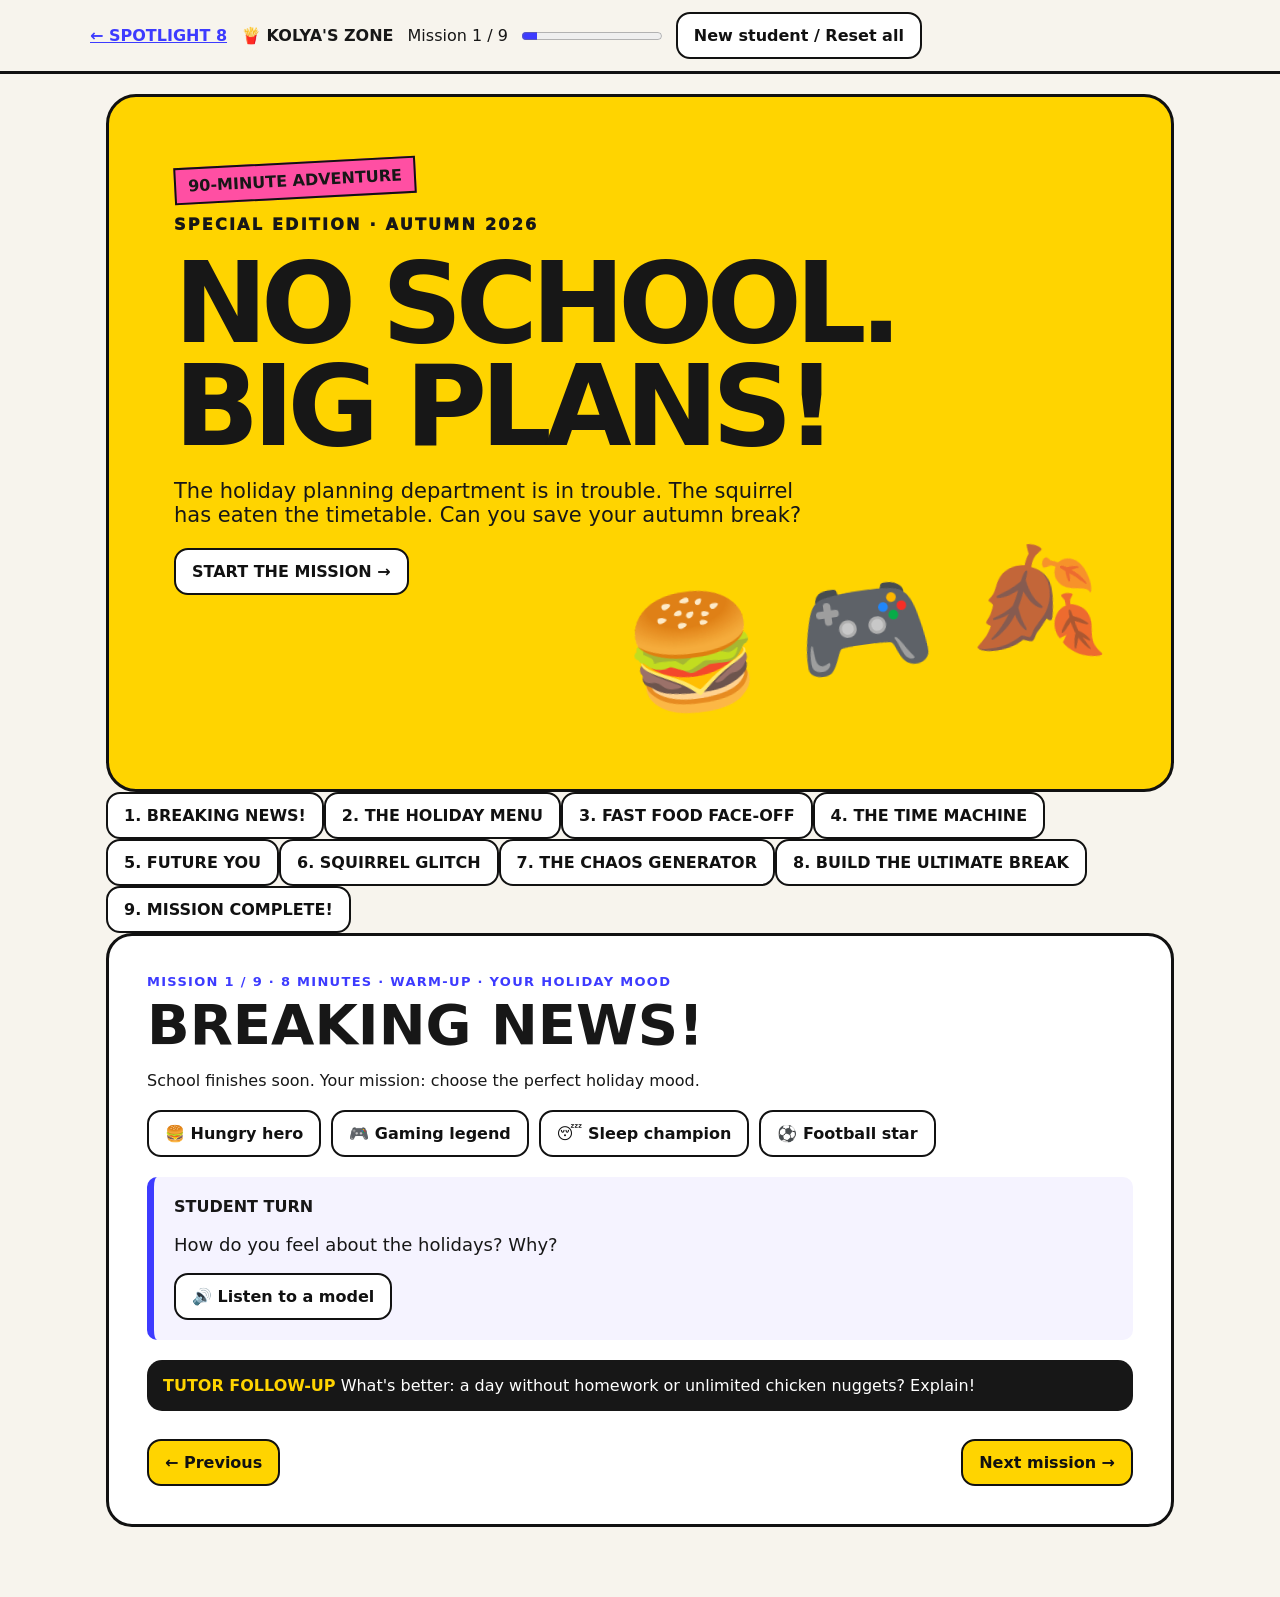
<file: kolya/autumn-break/index.html>
<!doctype html><html lang="en"><head><meta charset="utf-8"><meta name="viewport" content="width=device-width,initial-scale=1"><title>Kolya's Zone — Autumn Break</title><style>
:root{--cream:#F7F4ED;--blue:#3D3BFF;--pink:#FF4FA3;--yellow:#FFD400;--ink:#171717}*{box-sizing:border-box}body{margin:0;background:var(--cream);color:var(--ink);font-family:system-ui,sans-serif}button,input,textarea{font:inherit}button,a.action{cursor:pointer;border:2px solid #111;border-radius:14px;padding:12px 16px;background:white;color:#111;font-weight:800;min-height:46px}button:hover,a.action:hover{transform:translateY(-2px)}button:focus-visible,input:focus-visible,textarea:focus-visible,a:focus-visible{outline:4px solid var(--pink);outline-offset:2px}header{position:sticky;top:0;background:var(--cream);border-bottom:3px solid #111;z-index:2;padding:12px max(16px,calc((100vw - 1100px)/2));display:flex;align-items:center;gap:14px;flex-wrap:wrap}header a{color:var(--blue);font-weight:900}progress{width:140px;height:16px;accent-color:var(--blue)}main{max-width:1100px;margin:auto;padding:20px 16px 70px}.hero{background:var(--yellow);border:3px solid #111;border-radius:30px;padding:clamp(24px,6vw,65px);position:relative;overflow:hidden}.hero:after{content:"🍔 🎮 🍂";display:block;font-size:clamp(55px,9vw,110px);transform:rotate(-8deg);text-align:right}h1{font-size:clamp(52px,9vw,112px);line-height:.92;letter-spacing:-.06em;margin:18px 0}h2{font-size:clamp(32px,5vw,56px);line-height:1;margin:8px 0 18px}.eyebrow{font-weight:950;letter-spacing:.14em}.lead{font-size:21px;max-width:660px}.nav{display:flex;gap:8px;flex-wrap:wrap;margin:20px 0}.nav button{background:#fff}.panel{display:none;background:#fff;border:3px solid #111;border-radius:26px;padding:clamp(20px,4vw,38px);min-height:490px}.panel.active{display:block}.meta{font-size:13px;font-weight:900;color:var(--blue);text-transform:uppercase;letter-spacing:.1em}.cards{display:grid;grid-template-columns:repeat(3,1fr);gap:12px}.card{border:2px solid #111;border-radius:18px;padding:18px;background:var(--cream)}.card .emoji{font-size:50px}.card b{display:block;font-size:19px}.card button{margin-top:12px}.choices{display:flex;flex-wrap:wrap;gap:10px;margin:20px 0}.choices button.selected{background:var(--yellow)}.good{color:#07643c;font-weight:850}.bad{color:#a01839;font-weight:850}.task{border-left:7px solid var(--blue);background:#f5f3ff;padding:20px;margin:18px 0;border-radius:10px}.task p{font-size:18px}.task input,.task textarea{width:100%;padding:12px;border:2px solid #111;border-radius:10px;min-height:48px}.task textarea{min-height:120px}.controls{display:flex;flex-wrap:wrap;gap:10px;margin-top:16px}.hint{display:none;background:#fff0aa;border:2px solid #111;border-radius:12px;padding:14px;margin-top:12px}.hint.show{display:block}.tutor{background:#171717;color:white;border-radius:15px;padding:16px;margin-top:20px}.tutor strong{color:var(--yellow)}.sticker{display:inline-block;background:var(--pink);border:2px solid #111;padding:7px 12px;transform:rotate(-3deg);font-weight:900}.footer{display:flex;justify-content:space-between;gap:12px;margin-top:28px}.footer button{background:var(--yellow)}.video{padding:18px;border:2px dashed #111;border-radius:16px}.small{font-size:13px;color:#555}@media(max-width:720px){.cards{grid-template-columns:1fr}.panel{min-height:0}header{position:static}.hero:after{text-align:left}.nav button{flex:1}}@media(prefers-reduced-motion:reduce){*{scroll-behavior:auto!important;transition:none!important}}
</style></head><body><header><a href="../index.html">← SPOTLIGHT 8</a><strong>🍟 KOLYA'S ZONE</strong><span id="counter">Mission 1 / 9</span><progress id="progress" max="9" value="1"></progress><button onclick="resetAll()">New student / Reset all</button></header><main><section class="hero"><span class="sticker">90-MINUTE ADVENTURE</span><p class="eyebrow">SPECIAL EDITION · AUTUMN 2026</p><h1>NO SCHOOL.<br>BIG PLANS!</h1><p class="lead">The holiday planning department is in trouble. The squirrel has eaten the timetable. Can you save your autumn break?</p><button onclick="show(0)">START THE MISSION →</button></section><nav id="nav"></nav><div id="stages"></div></main><script>
const stages=[
{time:8,title:"BREAKING NEWS!",subtitle:"Warm-up · Your holiday mood",body:`<p>School finishes soon. Your mission: choose the perfect holiday mood.</p><div class="choices" data-choice="mood"><button>🍔 Hungry hero</button><button>🎮 Gaming legend</button><button>😴 Sleep champion</button><button>⚽ Football star</button></div><div class="task"><b>STUDENT TURN</b><p>How do you feel about the holidays? Why?</p><button onclick="speak('I am excited about the holidays!')">🔊 Listen to a model</button></div><div class="tutor"><strong>TUTOR FOLLOW-UP</strong> What's better: a day without homework or unlimited chicken nuggets? Explain!</div>`},
{time:12,title:"THE HOLIDAY MENU",subtitle:"Vocabulary · Recognise → recall",body:`<p>Meet your holiday action verbs. Tap the speaker, listen and repeat.</p><div class="cards" id="words"></div><div class="task"><b>MEMORY TEST</b><p>Close your eyes. Can you remember four activities without looking?</p><button onclick="speak('I want to play video games and go to the cinema.')">🔊 Listen to a sentence</button></div><div class="tutor"><strong>ASK YOUR TUTOR</strong> Which activity do you like? Which activity is boring?</div>`},
{time:10,title:"FAST FOOD FACE-OFF",subtitle:"Speaking · Meaningful choices",body:`<p>Choose your dream lunch. The budget is imaginary. The hunger is real.</p><div class="choices" data-choice="food"><button>🍔 McDonald's burger</button><button>🍗 KFC chicken</button><button>🍕 Pizza</button><button>🥪 Homemade sandwich</button></div><div class="task"><b>BUILD YOUR SENTENCE</b><p>Complete: On holiday, I want to eat ... because ...</p><textarea data-save="foodSentence" placeholder="I want to eat ... because ..."></textarea></div><div class="tutor"><strong>TUTOR FOLLOW-UP</strong> Would you eat 100 nuggets for a million dollars? Why or why not?</div>`},
{time:12,title:"THE TIME MACHINE",subtitle:"Past Simple · Last holidays",body:`<p>Look at these messages from the past.</p><div class="cards"><div class="card"><span class="emoji">🎮</span><b>Yesterday I played games.</b></div><div class="card"><span class="emoji">🍕</span><b>Last week I ate pizza.</b></div><div class="card"><span class="emoji">🎬</span><b>Last summer I went to the cinema.</b></div></div><div class="task"><b>CHOOSE THE PAST</b><p>Last weekend I ___ to the park.</p><div class="choices" data-answer="went"><button>went</button><button>go</button><button>going</button></div><button onclick="checkChoice(this,'went')">Check</button><p class="feedback" aria-live="polite"></p><button onclick="hint(this)">Need a hint?</button><div class="hint">Last weekend = past. go → went.</div></div><div class="tutor"><strong>STUDENT TURN</strong> Tell me three true things about your last holidays. <strong>TUTOR FOLLOW-UP</strong> Who did you go with? Was it fun?</div>`},
{time:12,title:"FUTURE YOU",subtitle:"Be going to · Plans and intentions",body:`<p>Meet Future Kolya. He has BIG plans.</p><div class="card"><span class="emoji">😎</span><b>I'm going to play football.</b><p>I'm not going to do homework all day.</p><p>Are you going to visit your friends?</p></div><div class="task"><b>DISCOVER THE RULE</b><p>Which phrase tells us about a plan?</p><div class="choices" data-answer="am going to"><button>am going to</button><button>played</button><button>yesterday</button></div><button onclick="checkChoice(this,'am going to')">Check</button><p class="feedback" aria-live="polite"></p><button onclick="hint(this)">Need a hint?</button><div class="hint">Look at: I'm going to play football.</div></div><div class="task"><p>Complete: I ___ going to watch a film.</p><input data-answer="am" placeholder="Type one word"><div class="controls"><button onclick="checkInput(this)">Check</button><button onclick="hint(this)">Hint</button><button onclick="clearInput(this)">Try again</button></div><div class="hint">I + am + going to + verb</div><p class="feedback" aria-live="polite"></p></div><div class="tutor"><strong>PRONUNCIATION</strong> Say: I'm going to / I'm gonna (informal speech). Keep writing the full form. <strong>CCQ</strong> Is it a past event or a future plan?</div>`},
{time:10,title:"SQUIRREL GLITCH",subtitle:"Grammar game · Past or future?",body:`<p>Our squirrel mixed up the calendar! Fix these sentences.</p><div class="task"><p>1. Last Sunday I <b>go</b> to the park.</p><input data-answer="went" placeholder="Correct the verb"><div class="controls"><button onclick="checkInput(this)">Check</button><button onclick="hint(this)">Hint</button><button onclick="clearInput(this)">Try again</button></div><div class="hint">Past of go is irregular.</div><p class="feedback" aria-live="polite"></p></div><div class="task"><p>2. Tomorrow I <b>played</b> video games. (Use going to.)</p><input data-answer="am going to play" placeholder="Correct the verb phrase"><div class="controls"><button onclick="checkInput(this)">Check</button><button onclick="hint(this)">Hint</button><button onclick="clearInput(this)">Try again</button></div><div class="hint">I + am going to + base verb.</div><p class="feedback" aria-live="polite"></p></div><div class="tutor"><strong>EXTRA CHALLENGE</strong> Make one funny past sentence and one funny future plan.</div>`},
{time:10,title:"THE CHAOS GENERATOR",subtitle:"Random game · Speaking",body:`<p>Roll the chaos machine and invent a silly holiday story!</p><div class="card"><div style="font-size:54px" id="chaosEmoji">🎲</div><h2 id="chaosText">Ready?</h2><button onclick="roll()">ROLL THE CHAOS!</button></div><div class="task"><b>STUDENT TURN</b><p>Say two sentences: one about yesterday and one about tomorrow.</p><p class="small">Example: Yesterday I ate a giant pizza. Tomorrow I'm going to visit the moon.</p></div><div class="tutor"><strong>SWITCH ROLES</strong> The tutor rolls and the student asks: What did you do? What are you going to do?</div>`},
{time:10,title:"BUILD THE ULTIMATE BREAK",subtitle:"Final mission · Communicate",body:`<p>You are the boss of your holiday. Design three days and convince your tutor that your plan is amazing.</p><div class="task"><b>MY 3-DAY PLAN</b><textarea data-save="plan" placeholder="On Monday, I'm going to...&#10;On Tuesday, I'm going to...&#10;On Wednesday, I'm going to..."></textarea><div class="controls"><button onclick="hint(this)">Need a hint?</button><button onclick="speak('On Monday, I am going to visit my friends. On Tuesday, I am going to play football.')">🔊 Model</button></div><div class="hint">Try: visit my friends, watch a film, play games, eat pizza, ride my bike, go to the cinema.</div></div><div class="tutor"><strong>FINAL SPEAKING CHALLENGE</strong> Ask three follow-up questions: Why? Who with? What if it rains? No automatic marking: discuss the plan together.</div>`},
{time:6,title:"MISSION COMPLETE!",subtitle:"Exit ticket · Reflect",body:`<p>🏆 You survived the squirrel, the grammar glitches and the imaginary nugget crisis.</p><div class="task"><b>EXIT TICKET</b><p>Say one thing you did last holidays, two things you're going to do next holidays and one new word you remember.</p><textarea data-save="exit" placeholder="Last holidays, I... Next holidays, I'm going to..."></textarea></div><div class="choices" data-choice="confidence"><button>😎 I can do it!</button><button>🙂 Almost there</button><button>🧠 I need more practice</button></div><div class="tutor"><strong>TUTOR NOTE</strong> Give feedback on one successful past form, one successful going-to plan and one pronunciation target. Optional extra practice: revisit any previous mission.</div><div class="video"><b>OPTIONAL VIDEO / EXTRA PRACTICE</b><p>Explore holiday videos and activities on British Council LearnEnglish Kids.</p><a class="action" target="_blank" rel="noopener noreferrer" href="https://learnenglishkids.britishcouncil.org/category/topics/holidays">Open holiday activities ↗</a><p class="small">External material is optional; the core lesson works without it.</p></div>`}
];
const words=[["🎮","play video games"],["⚽","play football"],["🎬","go to the cinema"],["🚲","ride my bike"],["🍕","eat pizza"],["👫","visit friends"],["🍂","go to the park"],["🍿","watch a film"],["😴","sleep late"]];
const key="kolya-autumn-v2";let state={index:0,answers:{},choices:{},roll:null};try{state={...state,...JSON.parse(localStorage.getItem(key)||"{}")}}catch(e){}
function save(){localStorage.setItem(key,JSON.stringify(state))}
function speak(s){if(!('speechSynthesis' in window)){alert('Speech is not available in this browser.');return}speechSynthesis.cancel();let u=new SpeechSynthesisUtterance(s);u.lang='en-GB';u.rate=.85;speechSynthesis.speak(u)}
function show(i){state.index=Math.max(0,Math.min(8,i));save();document.querySelectorAll('.panel').forEach((x,j)=>x.classList.toggle('active',j===state.index));document.querySelectorAll('.nav button').forEach((x,j)=>x.setAttribute('aria-current',j===state.index?'step':'false'));document.getElementById('counter').textContent='Mission '+(state.index+1)+' / 9';document.getElementById('progress').value=state.index+1;document.querySelector('.nav').scrollIntoView({behavior:'smooth',block:'start'})}
function hint(btn){let h=btn.closest('.task').querySelector('.hint');h.classList.toggle('show')}
function clearInput(btn){let t=btn.closest('.task');t.querySelector('input').value='';t.querySelector('.feedback').textContent='';t.querySelector('input').focus()}
function checkInput(btn){let t=btn.closest('.task'),inp=t.querySelector('input'),v=inp.value.toLowerCase().trim().replace(/\s+/g,' '),ok=v===inp.dataset.answer;let f=t.querySelector('.feedback');f.textContent=ok?'Correct! You saved the timeline!':'Not quite. Try again or open a hint.';f.className='feedback '+(ok?'good':'bad')}
function checkChoice(btn,ans){let t=btn.closest('.task'),selected=t.querySelector('button.selected'),ok=selected&&selected.textContent.trim()===ans;let f=t.querySelector('.feedback');f.textContent=!selected?'Choose an answer first.':ok?'Great work!':'Try again. Check the time expression.';f.className='feedback '+(ok?'good':'bad')}
const chaos=[['🍔','A burger the size of a car'],['🐿️','A squirrel steals your homework'],['🎮','A video game comes to life'],['⚽','A football match on the moon'],['🍗','A chicken nugget detective'],['🛸','Aliens visit McDonald’s'],['🦖','A dinosaur at the cinema']];
function roll(){let n=Math.floor(Math.random()*chaos.length);state.roll=n;save();document.getElementById('chaosEmoji').textContent=chaos[n][0];document.getElementById('chaosText').textContent=chaos[n][1]}
function resetAll(){if(!confirm('Clear all answers and start with a new student?'))return;localStorage.removeItem(key);location.reload()}
document.getElementById('nav').innerHTML=stages.map((s,i)=>'<button onclick="show('+i+')">'+(i+1)+'. '+s.title+'</button>').join('');
document.getElementById('stages').innerHTML=stages.map((s,i)=>'<section class="panel" id="stage'+i+'"><div class="meta">Mission '+(i+1)+' / 9 · '+s.time+' minutes · '+s.subtitle+'</div><h2>'+s.title+'</h2>'+s.body+'<div class="footer"><button onclick="show('+Math.max(0,i-1)+')">← Previous</button><button onclick="show('+Math.min(8,i+1)+')">'+(i===8?'Finish ✓':'Next mission →')+'</button></div></section>').join('');
document.getElementById('words').innerHTML=words.map(w=>'<div class="card"><span class="emoji">'+w[0]+'</span><b>'+w[1]+'</b><button data-say="'+w[1]+'">🔊 Listen</button></div>').join('');
document.querySelectorAll('[data-say]').forEach(b=>b.addEventListener('click',()=>speak(b.dataset.say)));
document.querySelectorAll('.choices').forEach(group=>group.addEventListener('click',e=>{let b=e.target.closest('button');if(!b)return;group.querySelectorAll('button').forEach(x=>x.classList.remove('selected'));b.classList.add('selected');if(group.dataset.choice){state.choices[group.dataset.choice]=b.textContent;save()}}));
document.querySelectorAll('[data-save]').forEach(el=>{el.value=state.answers[el.dataset.save]||'';el.addEventListener('input',()=>{state.answers[el.dataset.save]=el.value;save()})});
document.querySelectorAll('[data-choice]').forEach(group=>{let v=state.choices[group.dataset.choice];if(v)[...group.querySelectorAll('button')].find(b=>b.textContent===v)?.classList.add('selected')});
if(state.roll!==null){document.getElementById('chaosEmoji').textContent=chaos[state.roll][0];document.getElementById('chaosText').textContent=chaos[state.roll][1]}
show(state.index);
</script></body></html>
</file>
